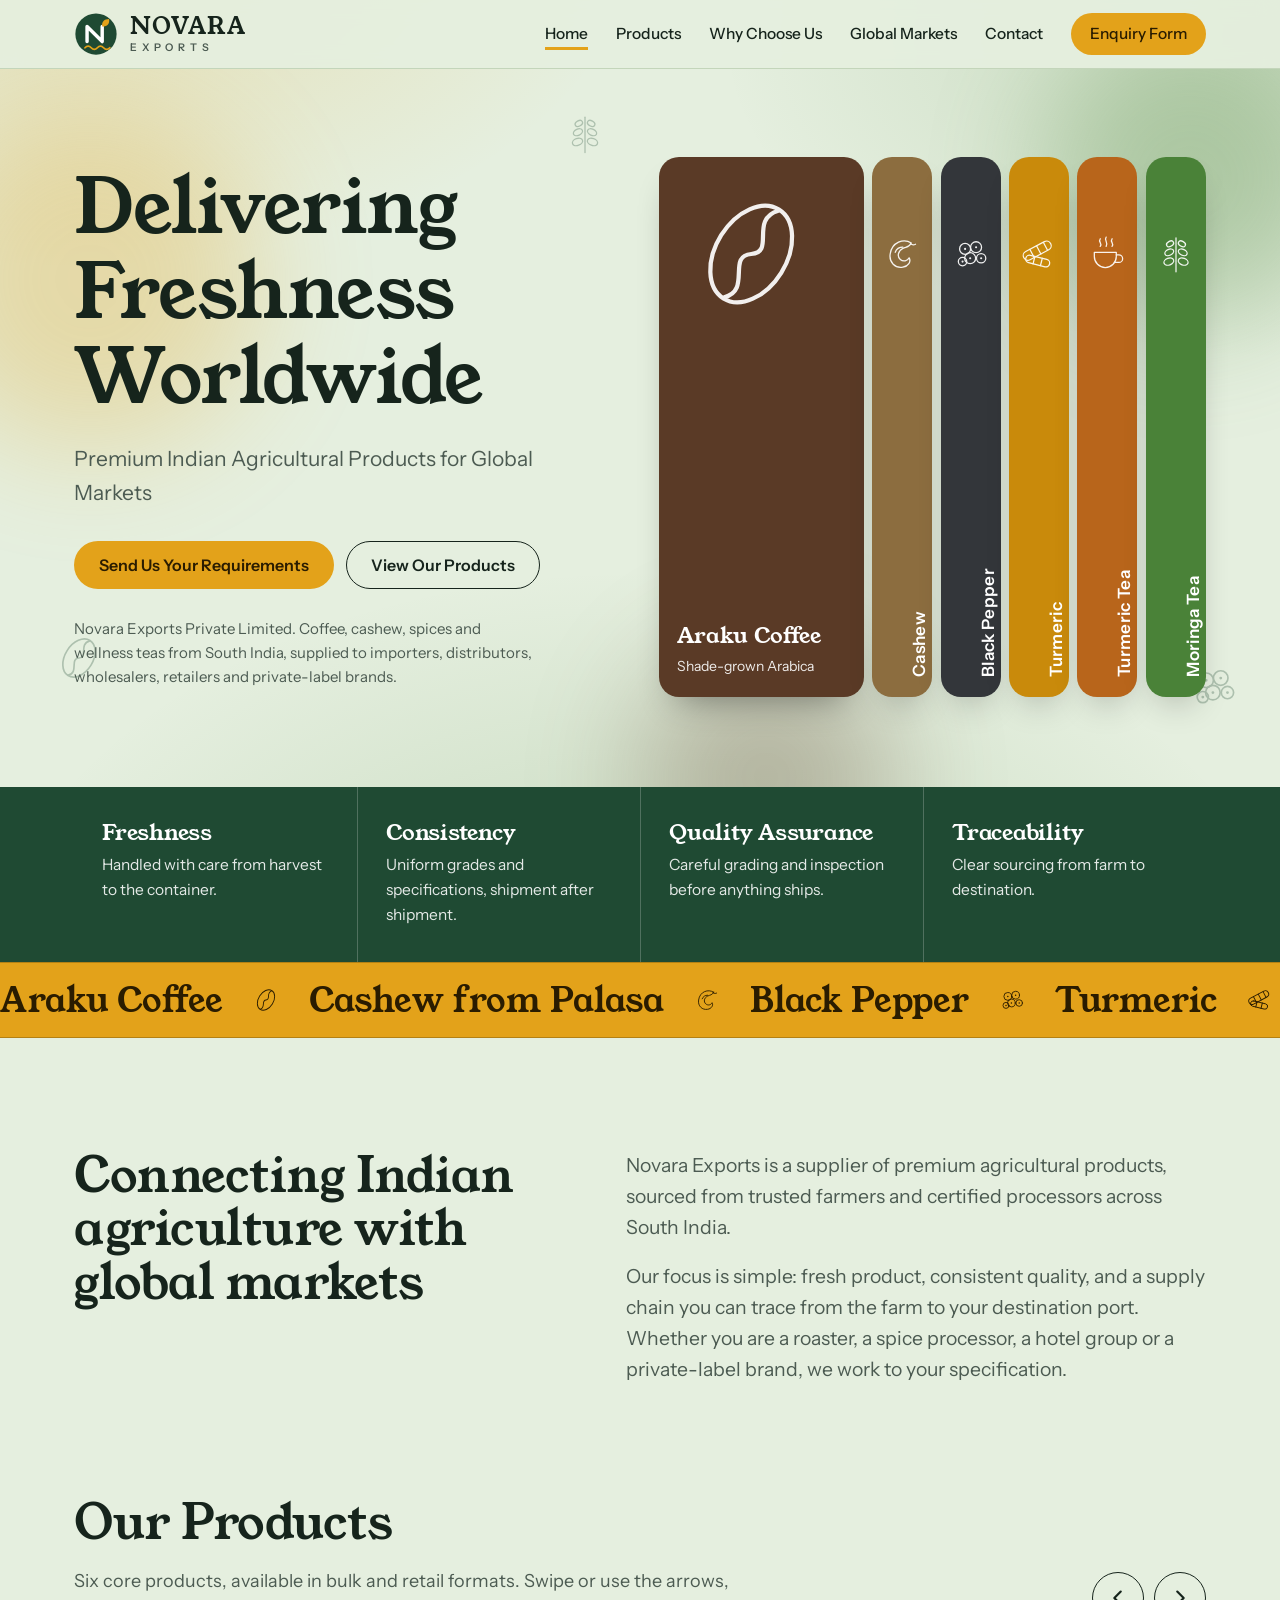
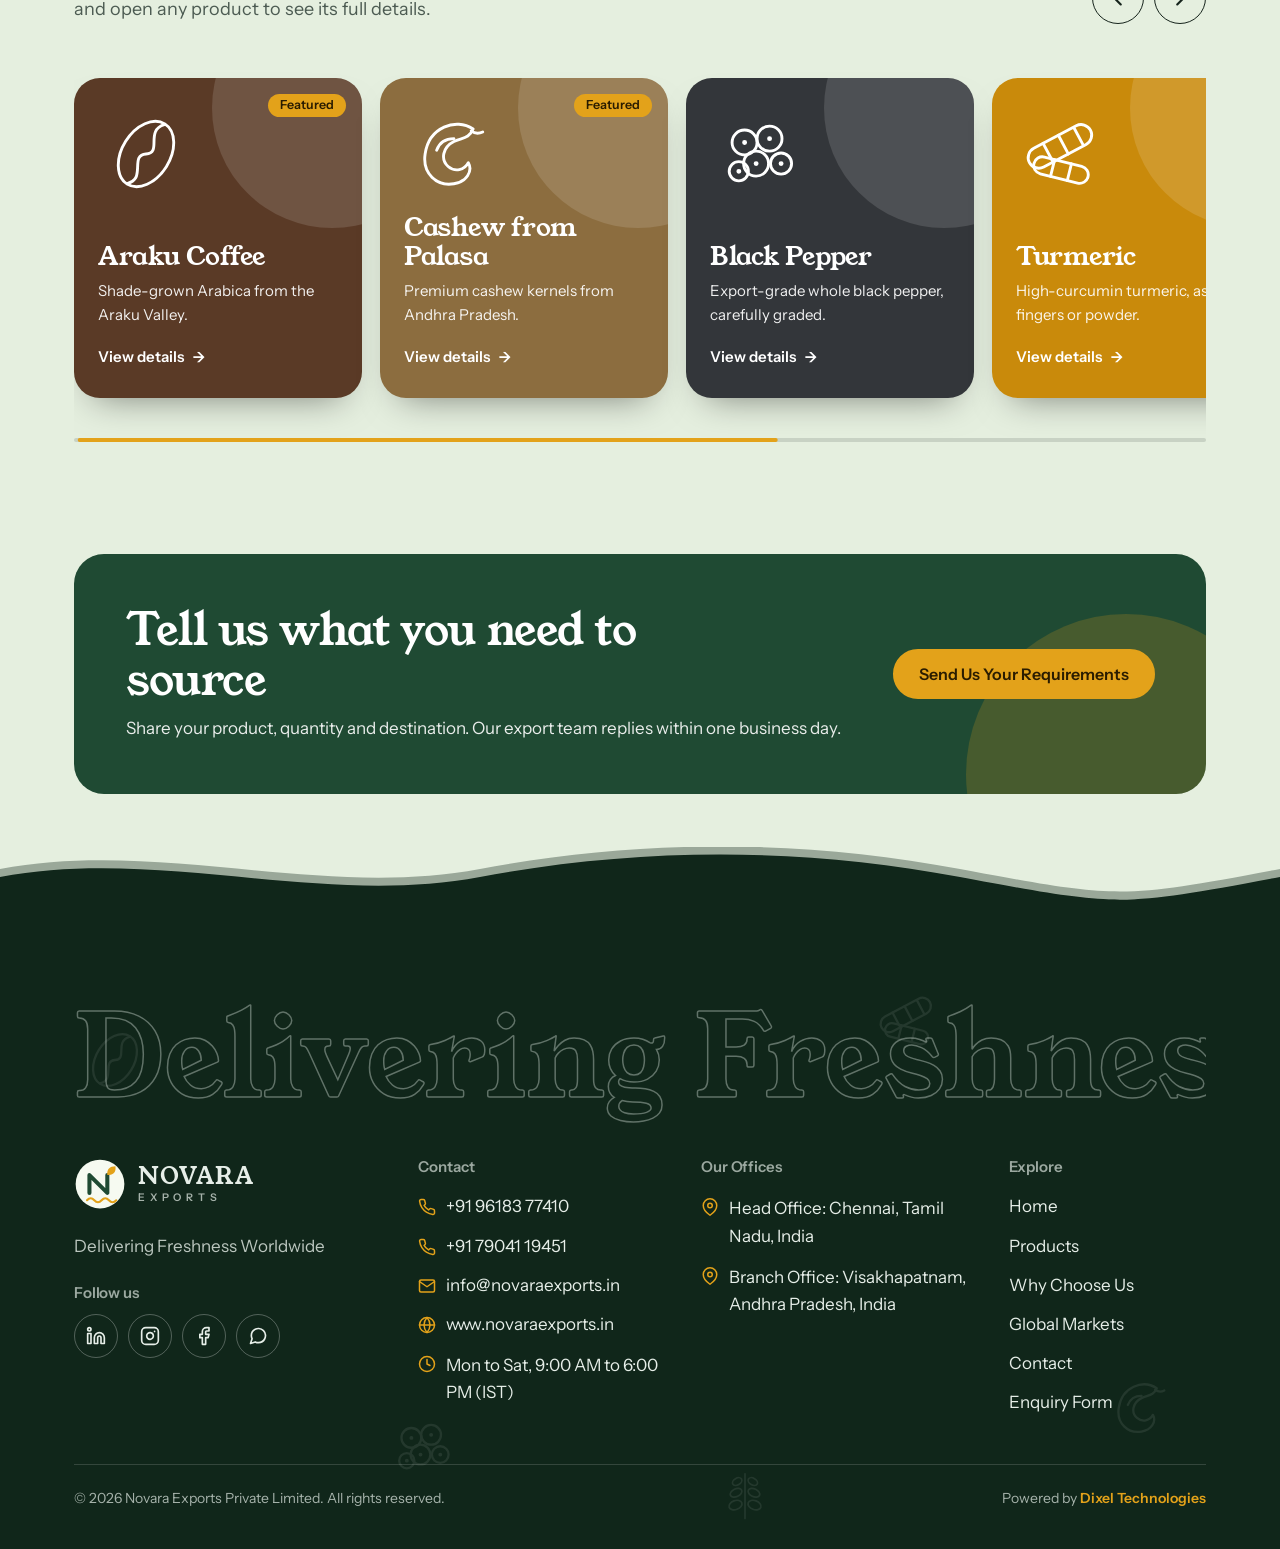
<file: index.html>
<!DOCTYPE html>
<html lang="en">
<head>
<meta charset="UTF-8">
<meta name="viewport" content="width=device-width, initial-scale=1, viewport-fit=cover">
<title>Novara Exports | Premium Indian Agricultural Products for Global Markets</title>
<meta name="description" content="Novara Exports Private Limited supplies Araku coffee, cashew, black pepper, turmeric, turmeric tea and moringa tea from South India to buyers worldwide.">
<link rel="icon" href="favicon.svg" type="image/svg+xml">
<link rel="preconnect" href="https://fonts.googleapis.com">
<link rel="preconnect" href="https://fonts.gstatic.com" crossorigin>
<link href="https://fonts.googleapis.com/css2?family=Instrument+Sans:wght@400;500;600&family=Young+Serif&display=swap" rel="stylesheet">
<link rel="stylesheet" href="style.css">
</head>
<body id="top">
<svg width="0" height="0" style="position:absolute" aria-hidden="true">
  <defs>
    <symbol id="m-coffee" viewBox="0 0 100 100" fill="none" stroke="currentColor" stroke-width="3" stroke-linecap="round" stroke-linejoin="round">
      <g transform="rotate(32 50 50)"><ellipse cx="50" cy="50" rx="25" ry="37"/><path d="M50 14c-14 16 14 26 0 36s14 22 0 36"/></g>
    </symbol>
    <symbol id="m-pepper" viewBox="0 0 100 100" fill="none" stroke="currentColor" stroke-width="3" stroke-linecap="round" stroke-linejoin="round">
      <circle cx="36" cy="38" r="13"/><circle cx="62" cy="34" r="13"/><circle cx="48" cy="60" r="13"/><circle cx="74" cy="60" r="11"/><circle cx="30" cy="68" r="10"/>
      <path d="M36 38l.1 0M62 34l.1 0M48 60l.1 0M74 60l.1 0M30 68l.1 0" stroke-width="5"/>
    </symbol>
    <symbol id="m-turmeric" viewBox="0 0 100 100" fill="none" stroke="currentColor" stroke-width="3" stroke-linecap="round" stroke-linejoin="round">
      <g transform="rotate(-28 50 50)"><rect x="14" y="30" width="72" height="22" rx="11"/><path d="M36 30v22M54 30v22M72 31v20"/></g>
      <g transform="rotate(14 50 50)"><rect x="22" y="58" width="58" height="18" rx="9"/><path d="M42 58v18M60 58v18"/></g>
    </symbol>
    <symbol id="m-tea" viewBox="0 0 100 100" fill="none" stroke="currentColor" stroke-width="3" stroke-linecap="round" stroke-linejoin="round">
      <path d="M20 46h52v10a26 26 0 0 1-26 26h0a26 26 0 0 1-26-26z"/><path d="M72 52h6a9 9 0 0 1 0 18h-9"/><path d="M34 14c-6 8 6 10 0 18M48 10c-6 8 6 12 0 22M62 14c-6 8 6 10 0 18"/>
    </symbol>
    <symbol id="m-moringa" viewBox="0 0 100 100" fill="none" stroke="currentColor" stroke-width="3" stroke-linecap="round" stroke-linejoin="round">
      <path d="M50 92V12"/>
      <ellipse cx="36" cy="26" rx="9" ry="6" transform="rotate(-30 36 26)"/><ellipse cx="64" cy="26" rx="9" ry="6" transform="rotate(30 64 26)"/>
      <ellipse cx="34" cy="46" rx="11" ry="7" transform="rotate(-25 34 46)"/><ellipse cx="66" cy="46" rx="11" ry="7" transform="rotate(25 66 46)"/>
      <ellipse cx="33" cy="68" rx="12" ry="8" transform="rotate(-20 33 68)"/><ellipse cx="67" cy="68" rx="12" ry="8" transform="rotate(20 67 68)"/>
    </symbol>
  <symbol id="m-cashew" viewBox="0 0 100 100" fill="none" stroke="currentColor" stroke-width="3" stroke-linecap="round" stroke-linejoin="round"><path d="M72 24C54 12 26 22 22 50c-3 20 12 34 30 31 13-2 20-13 15-22-4 8-14 10-21 4-8-7-6-20 6-26 8-4 16-3 20-13z"/><path d="M70 26c4 3 8 3 12 1"/><path d="M34 46c3-8 10-12 18-12"/></symbol><symbol id="logo" viewBox="0 0 64 64"><circle cx="32" cy="32" r="30" fill="var(--brand)"/><path d="M19 43V21l22 22V21" fill="none" stroke="var(--brand-ink)" stroke-width="5" stroke-linecap="round" stroke-linejoin="round"/><path d="M41 21c-1-7 3-11 10-11 1 7-2 11-10 11z" fill="var(--accent)"/><path d="M16 52q4.5-5 9 0t9 0 9 0 9 0" fill="none" stroke="var(--accent)" stroke-width="2.6" stroke-linecap="round"/></symbol><symbol id="s-ship" viewBox="0 0 300 170"><rect x="52" y="84" width="26" height="16" fill="#5A3A26"/><rect x="80" y="84" width="26" height="16" fill="#C98A0B"/><rect x="108" y="84" width="26" height="16" fill="#4A8238"/><rect x="136" y="84" width="26" height="16" fill="#33363A"/><rect x="164" y="84" width="26" height="16" fill="#B8651B"/><rect x="66" y="68" width="26" height="16" fill="#4A8238"/><rect x="94" y="68" width="26" height="16" fill="#B8651B"/><rect x="122" y="68" width="26" height="16" fill="#5A3A26"/><rect x="150" y="68" width="26" height="16" fill="#C98A0B"/><rect x="80" y="52" width="26" height="16" fill="#C98A0B"/><rect x="108" y="52" width="26" height="16" fill="#33363A"/><rect x="136" y="52" width="26" height="16" fill="#8C6D3F"/><rect x="214" y="56" width="46" height="44" rx="3" fill="#F6FAF1"/><rect x="220" y="63" width="8" height="8" fill="#2F7F73"/><rect x="232" y="63" width="8" height="8" fill="#2F7F73"/><rect x="244" y="63" width="8" height="8" fill="#2F7F73"/><rect x="220" y="79" width="8" height="8" fill="#2F7F73"/><rect x="232" y="79" width="8" height="8" fill="#2F7F73"/><rect x="244" y="79" width="8" height="8" fill="#2F7F73"/><rect x="232" y="38" width="14" height="20" fill="#E3A21A"/><rect x="232" y="44" width="14" height="5" fill="#1F4A33"/><path d="M239 38V20" stroke="#1F4A33" stroke-width="2"/><path d="M239 20l16 5-16 5z" fill="#E3A21A"/><circle cx="246" cy="30" r="5" fill="#fff" fill-opacity=".7"/><circle cx="256" cy="22" r="4" fill="#fff" fill-opacity=".5"/><path d="M18 100H282L254 146H48Z" fill="#1F4A33"/><path d="M24 108H276L271 115H29Z" fill="#E3A21A"/><circle cx="84" cy="128" r="5" fill="#F6FAF1"/><circle cx="114" cy="128" r="5" fill="#F6FAF1"/><circle cx="144" cy="128" r="5" fill="#F6FAF1"/><circle cx="174" cy="128" r="5" fill="#F6FAF1"/><circle cx="204" cy="128" r="5" fill="#F6FAF1"/></symbol><symbol id="i-phone" viewBox="0 0 24 24" fill="none" stroke="currentColor" stroke-width="2" stroke-linecap="round" stroke-linejoin="round"><path d="M22 16.92v3a2 2 0 0 1-2.18 2 19.79 19.79 0 0 1-8.63-3.07 19.5 19.5 0 0 1-6-6 19.79 19.79 0 0 1-3.07-8.67A2 2 0 0 1 4.11 2h3a2 2 0 0 1 2 1.72 12.84 12.84 0 0 0 .7 2.81 2 2 0 0 1-.45 2.11L8.09 9.91a16 16 0 0 0 6 6l1.27-1.27a2 2 0 0 1 2.11-.45 12.84 12.84 0 0 0 2.81.7A2 2 0 0 1 22 16.92z"/></symbol><symbol id="i-mail" viewBox="0 0 24 24" fill="none" stroke="currentColor" stroke-width="2" stroke-linecap="round" stroke-linejoin="round"><path d="M4 4h16c1.1 0 2 .9 2 2v12c0 1.1-.9 2-2 2H4c-1.1 0-2-.9-2-2V6c0-1.1.9-2 2-2z"/><path d="M22 6l-10 7L2 6"/></symbol><symbol id="i-pin" viewBox="0 0 24 24" fill="none" stroke="currentColor" stroke-width="2" stroke-linecap="round" stroke-linejoin="round"><path d="M21 10c0 7-9 13-9 13s-9-6-9-13a9 9 0 0 1 18 0z"/><circle cx="12" cy="10" r="3"/></symbol><symbol id="i-clock" viewBox="0 0 24 24" fill="none" stroke="currentColor" stroke-width="2" stroke-linecap="round" stroke-linejoin="round"><circle cx="12" cy="12" r="10"/><path d="M12 6v6l4 2"/></symbol><symbol id="i-globe" viewBox="0 0 24 24" fill="none" stroke="currentColor" stroke-width="2" stroke-linecap="round" stroke-linejoin="round"><circle cx="12" cy="12" r="10"/><path d="M2 12h20"/><path d="M12 2a15.3 15.3 0 0 1 4 10 15.3 15.3 0 0 1-4 10 15.3 15.3 0 0 1-4-10 15.3 15.3 0 0 1 4-10z"/></symbol><symbol id="i-building" viewBox="0 0 24 24" fill="none" stroke="currentColor" stroke-width="2" stroke-linecap="round" stroke-linejoin="round"><rect x="4" y="2" width="16" height="20" rx="2"/><path d="M9 22v-4h6v4M8 6h.01M12 6h.01M16 6h.01M8 10h.01M12 10h.01M16 10h.01M8 14h.01M12 14h.01M16 14h.01"/></symbol><symbol id="i-linkedin" viewBox="0 0 24 24" fill="none" stroke="currentColor" stroke-width="2" stroke-linecap="round" stroke-linejoin="round"><path d="M16 8a6 6 0 0 1 6 6v7h-4v-7a2 2 0 0 0-2-2 2 2 0 0 0-2 2v7h-4v-7a6 6 0 0 1 6-6z"/><rect x="2" y="9" width="4" height="12"/><circle cx="4" cy="4" r="2"/></symbol><symbol id="i-instagram" viewBox="0 0 24 24" fill="none" stroke="currentColor" stroke-width="2" stroke-linecap="round" stroke-linejoin="round"><rect x="2" y="2" width="20" height="20" rx="5" ry="5"/><path d="M16 11.37A4 4 0 1 1 12.63 8 4 4 0 0 1 16 11.37z"/><path d="M17.5 6.5h.01"/></symbol><symbol id="i-facebook" viewBox="0 0 24 24" fill="none" stroke="currentColor" stroke-width="2" stroke-linecap="round" stroke-linejoin="round"><path d="M18 2h-3a5 5 0 0 0-5 5v3H7v4h3v8h4v-8h3l1-4h-4V7a1 1 0 0 1 1-1h3z"/></symbol><symbol id="i-whatsapp" viewBox="0 0 24 24" fill="none" stroke="currentColor" stroke-width="2" stroke-linecap="round" stroke-linejoin="round"><path d="M21 11.5a8.38 8.38 0 0 1-.9 3.8 8.5 8.5 0 0 1-7.6 4.7 8.38 8.38 0 0 1-3.8-.9L3 21l1.9-5.7a8.38 8.38 0 0 1-.9-3.8 8.5 8.5 0 0 1 4.7-7.6 8.38 8.38 0 0 1 3.8-.9h.5a8.48 8.48 0 0 1 8 8v.5z"/></symbol><symbol id="i-sprout" viewBox="0 0 24 24" fill="none" stroke="currentColor" stroke-width="2" stroke-linecap="round" stroke-linejoin="round"><path d="M12 22V11"/><path d="M12 12C12 8 9 5.5 4.5 5.5 4.5 10 7.5 12 12 12z"/><path d="M12 15c0-3.5 2.5-6 7.5-6 0 4-2.7 6-7.5 6z"/></symbol><symbol id="i-search" viewBox="0 0 24 24" fill="none" stroke="currentColor" stroke-width="2" stroke-linecap="round" stroke-linejoin="round"><circle cx="11" cy="11" r="7"/><path d="M21 21l-4.35-4.35"/><path d="M8 11l2 2 4-4"/></symbol><symbol id="i-package" viewBox="0 0 24 24" fill="none" stroke="currentColor" stroke-width="2" stroke-linecap="round" stroke-linejoin="round"><path d="M16.5 9.4L7.5 4.21"/><path d="M21 16V8a2 2 0 0 0-1-1.73l-7-4a2 2 0 0 0-2 0l-7 4A2 2 0 0 0 3 8v8a2 2 0 0 0 1 1.73l7 4a2 2 0 0 0 2 0l7-4A2 2 0 0 0 21 16z"/><path d="M3.27 6.96L12 12.01l8.73-5.05"/><path d="M12 22.08V12"/></symbol><symbol id="i-plane" viewBox="0 0 24 24" fill="none" stroke="currentColor" stroke-width="2" stroke-linecap="round" stroke-linejoin="round"><path d="M22 2L11 13"/><path d="M22 2l-7 20-4-9-9-4 20-7z"/></symbol><symbol id="i-ship" viewBox="0 0 24 24" fill="none" stroke="currentColor" stroke-width="2" stroke-linecap="round" stroke-linejoin="round"><path d="M2 20c2 0 2-1.5 4-1.5s2 1.5 4 1.5 2-1.5 4-1.5 2 1.5 4 1.5 2-1.5 4-1.5"/><path d="M4 16l1.5-6h13L20 16z"/><path d="M9 10V6h6v4"/><path d="M12 6V3"/></symbol><symbol id="i-tag" viewBox="0 0 24 24" fill="none" stroke="currentColor" stroke-width="2" stroke-linecap="round" stroke-linejoin="round"><path d="M20.59 13.41l-7.17 7.17a2 2 0 0 1-2.83 0L2 12V2h10l8.59 8.59a2 2 0 0 1 0 2.82z"/><path d="M7 7h.01"/></symbol><symbol id="i-bag" viewBox="0 0 24 24" fill="none" stroke="currentColor" stroke-width="2" stroke-linecap="round" stroke-linejoin="round"><path d="M6 2L3 6v14a2 2 0 0 0 2 2h14a2 2 0 0 0 2-2V6l-3-4z"/><path d="M3 6h18"/><path d="M16 10a4 4 0 0 1-8 0"/></symbol><symbol id="i-shield" viewBox="0 0 24 24" fill="none" stroke="currentColor" stroke-width="2" stroke-linecap="round" stroke-linejoin="round"><path d="M12 22s8-4 8-10V5l-8-3-8 3v7c0 6 8 10 8 10z"/><path d="M9 12l2 2 4-4"/></symbol><symbol id="i-truck" viewBox="0 0 24 24" fill="none" stroke="currentColor" stroke-width="2" stroke-linecap="round" stroke-linejoin="round"><rect x="1" y="3" width="15" height="13"/><path d="M16 8h4l3 3v5h-7V8z"/><circle cx="5.5" cy="18.5" r="2.5"/><circle cx="18.5" cy="18.5" r="2.5"/></symbol></defs>
</svg>

<header class="site-header">
  <div class="wrap bar">
    <a class="brand" href="index.html" aria-label="Novara Exports home">
      <svg class="logo" aria-hidden="true"><use href="#logo"/></svg>
      <span class="wm"><b>NOVARA</b><small>EXPORTS</small></span>
    </a>
    <button class="menu-btn" id="menuBtn" aria-expanded="false" aria-controls="nav" aria-label="Open menu">
      <svg viewBox="0 0 24 24" fill="none" stroke="currentColor" stroke-width="2" stroke-linecap="round"><path d="M4 7h16M4 12h16M4 17h16"/></svg>
    </button>
    <nav class="nav" id="nav" aria-label="Main">
      <a href="index.html" class="active">Home</a>
      <a href="products.html">Products</a>
      <a href="why-us.html">Why Choose Us</a>
      <a href="markets.html">Global Markets</a>
      <a href="contact.html">Contact</a>
      <a class="btn btn-accent btn-sm" href="enquiry.html">Enquiry Form</a>
    </nav>
  </div>
</header>

<section class="hero">
  <div class="blobs" aria-hidden="true">
    <i></i><i></i><i></i>
    <svg><use href="#m-coffee"/></svg>
    <svg><use href="#m-moringa"/></svg>
    <svg><use href="#m-pepper"/></svg>
  </div>
  <div class="wrap hero-grid">
    <div>
      <h1>Delivering Freshness Worldwide</h1>
      <p class="lead">Premium Indian Agricultural Products for Global Markets</p>
      <div class="cta">
        <a class="btn btn-accent" href="enquiry.html">Send Us Your Requirements</a>
        <a class="btn btn-ghost" href="products.html">View Our Products</a>
      </div>
      <p class="small">Novara Exports Private Limited. Coffee, cashew, spices and wellness teas from South India, supplied to importers, distributors, wholesalers, retailers and private-label brands.</p>
    </div>
    <div class="strip" id="strip">
      <a class="panel on" href="products.html#araku-coffee" style="--tone:var(--coffee)"><svg class="motif" aria-hidden="true"><use href="#m-coffee"/></svg><span class="name">Araku Coffee</span><span class="more"><strong>Araku Coffee</strong><span>Shade-grown Arabica</span></span></a>
      <a class="panel" href="products.html#cashew" style="--tone:var(--cashew)"><svg class="motif" aria-hidden="true"><use href="#m-cashew"/></svg><span class="name">Cashew</span><span class="more"><strong>Cashew</strong><span>From Palasa, Andhra Pradesh</span></span></a>
      <a class="panel" href="products.html#black-pepper" style="--tone:var(--pepper)"><svg class="motif" aria-hidden="true"><use href="#m-pepper"/></svg><span class="name">Black Pepper</span><span class="more"><strong>Black Pepper</strong><span>Export-grade, graded</span></span></a>
      <a class="panel" href="products.html#turmeric" style="--tone:var(--turmeric)"><svg class="motif" aria-hidden="true"><use href="#m-turmeric"/></svg><span class="name">Turmeric</span><span class="more"><strong>Turmeric</strong><span>High curcumin</span></span></a>
      <a class="panel" href="products.html#turmeric-tea" style="--tone:var(--tturmeric)"><svg class="motif" aria-hidden="true"><use href="#m-tea"/></svg><span class="name">Turmeric Tea</span><span class="more"><strong>Turmeric Tea</strong><span>Caffeine free blend</span></span></a>
      <a class="panel" href="products.html#moringa-tea" style="--tone:var(--moringa)"><svg class="motif" aria-hidden="true"><use href="#m-moringa"/></svg><span class="name">Moringa Tea</span><span class="more"><strong>Moringa Tea</strong><span>Naturally dried leaves</span></span></a>
    </div>
  </div>
</section>

<main>
<section class="pillars" aria-label="Our commitments">
  <div class="wrap grid">
    <div class="pillar"><h3>Freshness</h3><p>Handled with care from harvest to the container.</p></div>
    <div class="pillar"><h3>Consistency</h3><p>Uniform grades and specifications, shipment after shipment.</p></div>
    <div class="pillar"><h3>Quality Assurance</h3><p>Careful grading and inspection before anything ships.</p></div>
    <div class="pillar"><h3>Traceability</h3><p>Clear sourcing from farm to destination.</p></div>
  </div>
</section>

<div class="marquee" aria-hidden="true">
  <div class="track">
    <div class="set">
      <span>Araku Coffee</span><svg><use href="#m-coffee"/></svg>
      <span>Cashew from Palasa</span><svg><use href="#m-cashew"/></svg>
      <span>Black Pepper</span><svg><use href="#m-pepper"/></svg>
      <span>Turmeric</span><svg><use href="#m-turmeric"/></svg>
      <span>Turmeric Tea</span><svg><use href="#m-tea"/></svg>
      <span>Moringa Tea</span><svg><use href="#m-moringa"/></svg>
      <span>Delivering Freshness Worldwide</span><svg><use href="#m-coffee"/></svg>
      <span>UAE</span><svg><use href="#m-pepper"/></svg>
      <span>Saudi Arabia</span><svg><use href="#m-turmeric"/></svg>
      <span>Qatar</span><svg><use href="#m-tea"/></svg>
      <span>Singapore</span><svg><use href="#m-moringa"/></svg>
      <span>Malaysia</span><svg><use href="#m-coffee"/></svg>
    </div>
    <div class="set">
      <span>Araku Coffee</span><svg><use href="#m-coffee"/></svg>
      <span>Cashew from Palasa</span><svg><use href="#m-cashew"/></svg>
      <span>Black Pepper</span><svg><use href="#m-pepper"/></svg>
      <span>Turmeric</span><svg><use href="#m-turmeric"/></svg>
      <span>Turmeric Tea</span><svg><use href="#m-tea"/></svg>
      <span>Moringa Tea</span><svg><use href="#m-moringa"/></svg>
      <span>Delivering Freshness Worldwide</span><svg><use href="#m-coffee"/></svg>
      <span>UAE</span><svg><use href="#m-pepper"/></svg>
      <span>Saudi Arabia</span><svg><use href="#m-turmeric"/></svg>
      <span>Qatar</span><svg><use href="#m-tea"/></svg>
      <span>Singapore</span><svg><use href="#m-moringa"/></svg>
      <span>Malaysia</span><svg><use href="#m-coffee"/></svg>
    </div>
  </div>
</div>

<section class="section" id="about">
  <div class="wrap about">
    <h2>Connecting Indian agriculture with global markets</h2>
    <div class="body">
      <p>Novara Exports is a supplier of premium agricultural products, sourced from trusted farmers and certified processors across South India.</p>
      <p>Our focus is simple: fresh product, consistent quality, and a supply chain you can trace from the farm to your destination port. Whether you are a roaster, a spice processor, a hotel group or a private-label brand, we work to your specification.</p>
    </div>
  </div>
</section>

<section class="section" id="products" style="padding-top:0">
  <div class="wrap">
    <div class="head-row">
      <div class="section-head">
        <h2>Our Products</h2>
        <p>Six core products, available in bulk and retail formats. Swipe or use the arrows, and open any product to see its full details.</p>
      </div>
      <div class="pc-ctrl">
        <button class="pc-btn" type="button" id="pcPrev" aria-label="Previous products"><svg viewBox="0 0 24 24" fill="none" stroke="currentColor" stroke-width="2.4" stroke-linecap="round" stroke-linejoin="round"><path d="M15 5l-7 7 7 7"/></svg></button>
        <button class="pc-btn" type="button" id="pcNext" aria-label="Next products"><svg viewBox="0 0 24 24" fill="none" stroke="currentColor" stroke-width="2.4" stroke-linecap="round" stroke-linejoin="round"><path d="M9 5l7 7-7 7"/></svg></button>
      </div>
    </div>
    <div class="pcards" id="pcards">
      <a class="pcard featured" href="products.html#araku-coffee" style="--tone:var(--coffee)"><svg aria-hidden="true"><use href="#m-coffee"/></svg><div><h3>Araku Coffee</h3><p>Shade-grown Arabica from the Araku Valley.</p><span class="go">View details <i>&rarr;</i></span></div></a>
      <a class="pcard featured" href="products.html#cashew" style="--tone:var(--cashew)"><svg aria-hidden="true"><use href="#m-cashew"/></svg><div><h3>Cashew from Palasa</h3><p>Premium cashew kernels from Andhra Pradesh.</p><span class="go">View details <i>&rarr;</i></span></div></a>
      <a class="pcard" href="products.html#black-pepper" style="--tone:var(--pepper)"><svg aria-hidden="true"><use href="#m-pepper"/></svg><div><h3>Black Pepper</h3><p>Export-grade whole black pepper, carefully graded.</p><span class="go">View details <i>&rarr;</i></span></div></a>
      <a class="pcard" href="products.html#turmeric" style="--tone:var(--turmeric)"><svg aria-hidden="true"><use href="#m-turmeric"/></svg><div><h3>Turmeric</h3><p>High-curcumin turmeric, as fingers or powder.</p><span class="go">View details <i>&rarr;</i></span></div></a>
      <a class="pcard" href="products.html#turmeric-tea" style="--tone:var(--tturmeric)"><svg aria-hidden="true"><use href="#m-tea"/></svg><div><h3>Turmeric Tea</h3><p>Turmeric blended with herbs and spices.</p><span class="go">View details <i>&rarr;</i></span></div></a>
      <a class="pcard" href="products.html#moringa-tea" style="--tone:var(--moringa)"><svg aria-hidden="true"><use href="#m-moringa"/></svg><div><h3>Moringa Tea</h3><p>Naturally dried moringa leaves, smooth herbal taste.</p><span class="go">View details <i>&rarr;</i></span></div></a>
    </div>
    <div class="pc-bar" aria-hidden="true"><i id="pcThumb"></i></div>
  </div>
</section>


<section class="section cta-section">
  <div class="wrap">
    <div class="cta-band">
      <div>
        <h2>Tell us what you need to source</h2>
        <p>Share your product, quantity and destination. Our export team replies within one business day.</p>
      </div>
      <a class="btn btn-accent pulse" href="enquiry.html">Send Us Your Requirements</a>
    </div>
  </div>
</section>
</main>

<footer class="footer">
  <div class="wave" aria-hidden="true">
    <svg class="w2" viewBox="0 0 2880 60" preserveAspectRatio="none"><path d="M0 30 C180 0 360 60 540 30 S900 0 1080 30 S1260 60 1440 30 C1620 0 1800 60 1980 30 S2340 0 2520 30 S2700 60 2880 30 V60 H0Z"/></svg>
    <svg viewBox="0 0 2880 60" preserveAspectRatio="none"><path d="M0 30 C180 0 360 60 540 30 S900 0 1080 30 S1260 60 1440 30 C1620 0 1800 60 1980 30 S2340 0 2520 30 S2700 60 2880 30 V60 H0Z"/></svg>
  </div>
  <div class="fbg" aria-hidden="true">
    <svg><use href="#m-coffee"/></svg><svg><use href="#m-pepper"/></svg><svg><use href="#m-turmeric"/></svg><svg><use href="#m-cashew"/></svg><svg><use href="#m-moringa"/></svg>
  </div>
  <div class="wrap">
    <div class="fmarq" aria-hidden="true"><div class="track"><div class="set"><span>Delivering Freshness Worldwide</span><span>Delivering Freshness Worldwide</span></div><div class="set"><span>Delivering Freshness Worldwide</span><span>Delivering Freshness Worldwide</span></div></div></div>
    <div class="foot">
      <div>
        <a class="flogo" href="index.html" aria-label="Novara Exports home">
          <svg class="logo" aria-hidden="true"><use href="#logo"/></svg>
          <span class="wm"><b>NOVARA</b><small>EXPORTS</small></span>
        </a>
        <p class="tag">Delivering Freshness Worldwide</p>
        <h3 class="fol">Follow us</h3>
        <div class="social"><a href="#" aria-label="LinkedIn" title="LinkedIn"><svg class="ic" aria-hidden="true"><use href="#i-linkedin"/></svg></a><a href="#" aria-label="Instagram" title="Instagram"><svg class="ic" aria-hidden="true"><use href="#i-instagram"/></svg></a><a href="#" aria-label="Facebook" title="Facebook"><svg class="ic" aria-hidden="true"><use href="#i-facebook"/></svg></a><a href="https://wa.me/919618377410" aria-label="WhatsApp" title="WhatsApp" target="_blank" rel="noopener"><svg class="ic" aria-hidden="true"><use href="#i-whatsapp"/></svg></a></div>
      </div>
      <div>
        <h3>Contact</h3>
        <ul>
          <li><svg class="ic" aria-hidden="true"><use href="#i-phone"/></svg><a class="fl" href="tel:+919618377410">+91 96183 77410</a></li>
          <li><svg class="ic" aria-hidden="true"><use href="#i-phone"/></svg><a class="fl" href="tel:+917904119451">+91 79041 19451</a></li>
          <li><svg class="ic" aria-hidden="true"><use href="#i-mail"/></svg><a class="fl" href="mailto:info@novaraexports.in">info@novaraexports.in</a></li>
          <li><svg class="ic" aria-hidden="true"><use href="#i-globe"/></svg><a class="fl" href="index.html">www.novaraexports.in</a></li>
          <li class="office"><svg class="ic" aria-hidden="true"><use href="#i-clock"/></svg><span>Mon to Sat, 9:00 AM to 6:00 PM (IST)</span></li>
        </ul>
      </div>
      <div>
        <h3>Our Offices</h3>
        <ul>
          <li class="office"><svg class="ic" aria-hidden="true"><use href="#i-pin"/></svg><span>Head Office: Chennai, Tamil Nadu, India</span></li>
          <li class="office"><svg class="ic" aria-hidden="true"><use href="#i-pin"/></svg><span>Branch Office: Visakhapatnam, Andhra Pradesh, India</span></li>
        </ul>
      </div>
      <div>
        <h3>Explore</h3>
        <ul>
          <li><a class="fl" href="index.html">Home</a></li>
          <li><a class="fl" href="products.html">Products</a></li>
          <li><a class="fl" href="why-us.html">Why Choose Us</a></li>
          <li><a class="fl" href="markets.html">Global Markets</a></li>
          <li><a class="fl" href="contact.html">Contact</a></li>
          <li><a class="fl" href="enquiry.html">Enquiry Form</a></li>
        </ul>
      </div>
    </div>
    <div class="copy">
      <p>&copy; <span id="yr">2026</span> Novara Exports Private Limited. All rights reserved.</p>
      <p class="pw">Powered by <strong>Dixel Technologies</strong></p>
    </div>
  </div>
</footer>
<a class="totop" id="toTop" href="#top" aria-label="Back to top"><svg viewBox="0 0 24 24" fill="none" stroke="currentColor" stroke-width="2.4" stroke-linecap="round" stroke-linejoin="round"><path d="M12 19V5M5 12l7-7 7 7"/></svg></a>
<script src="script.js"></script>
</body>
</html>
</file>
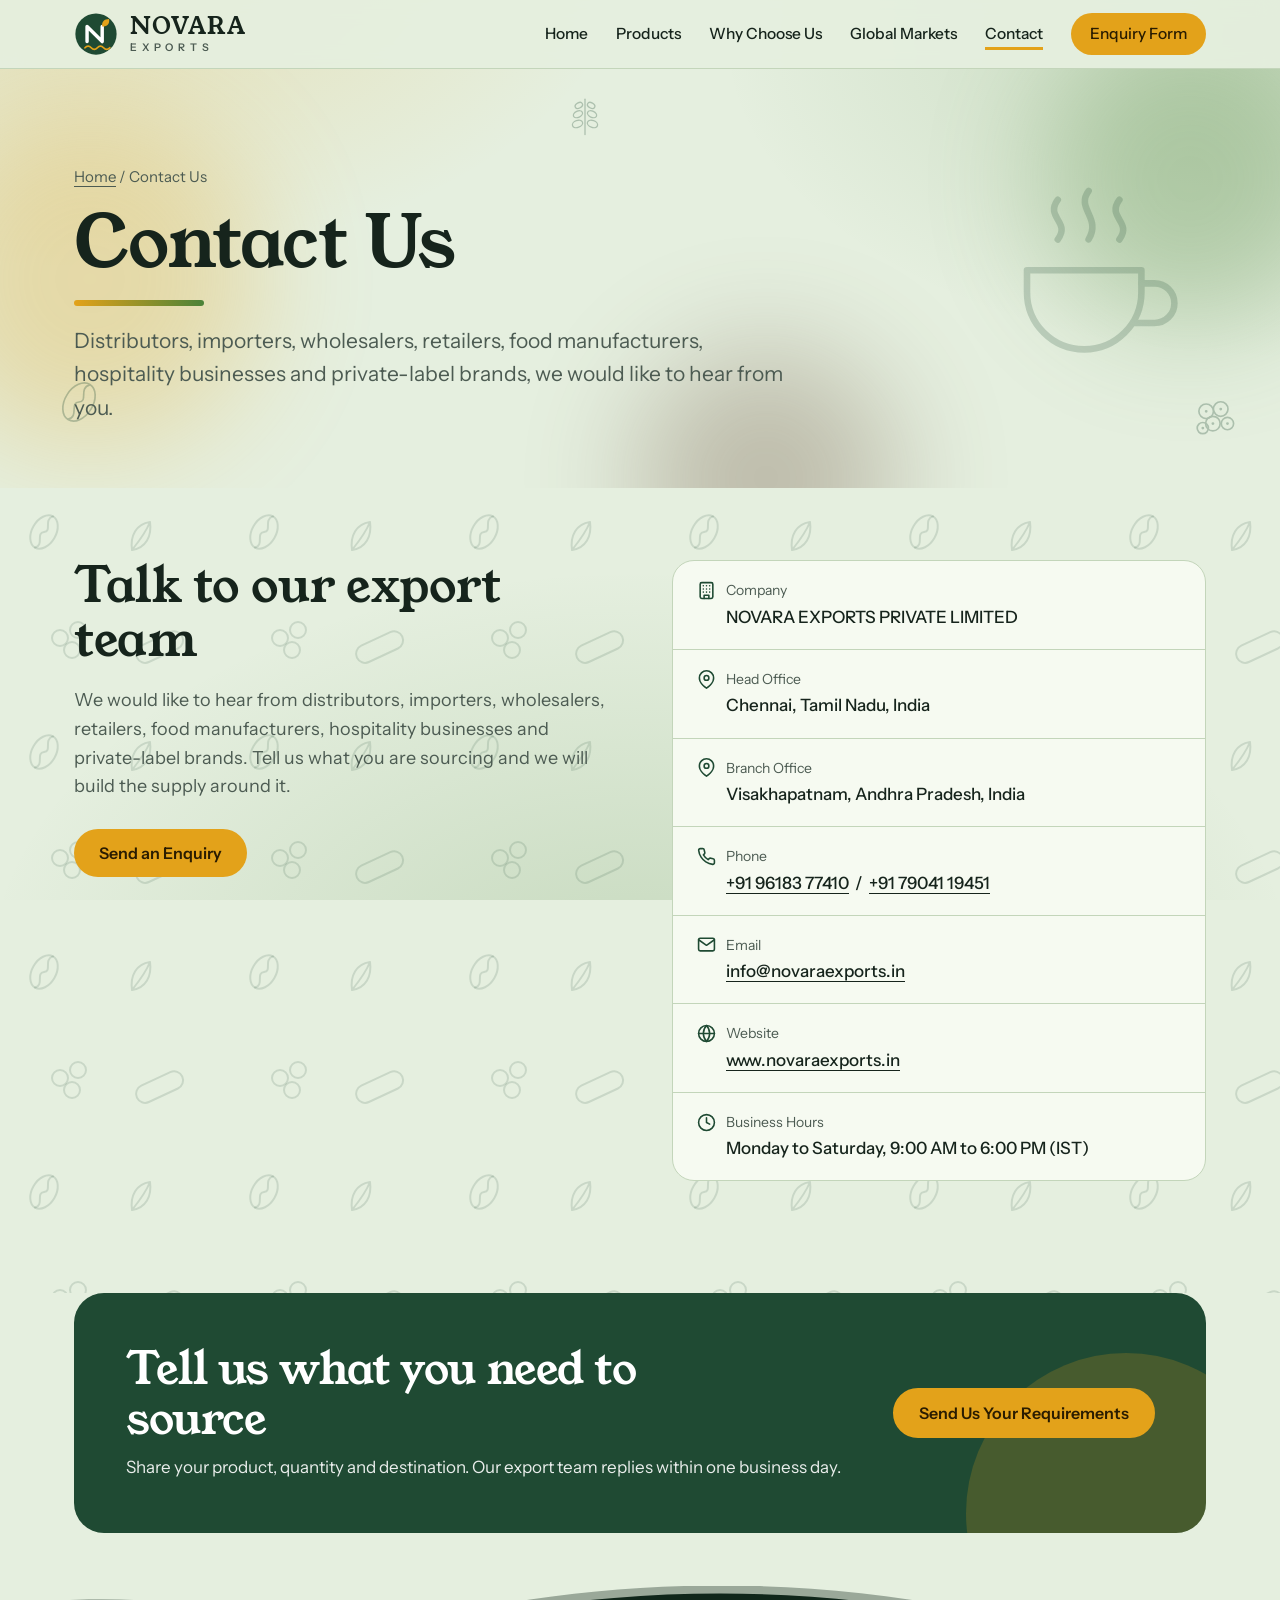
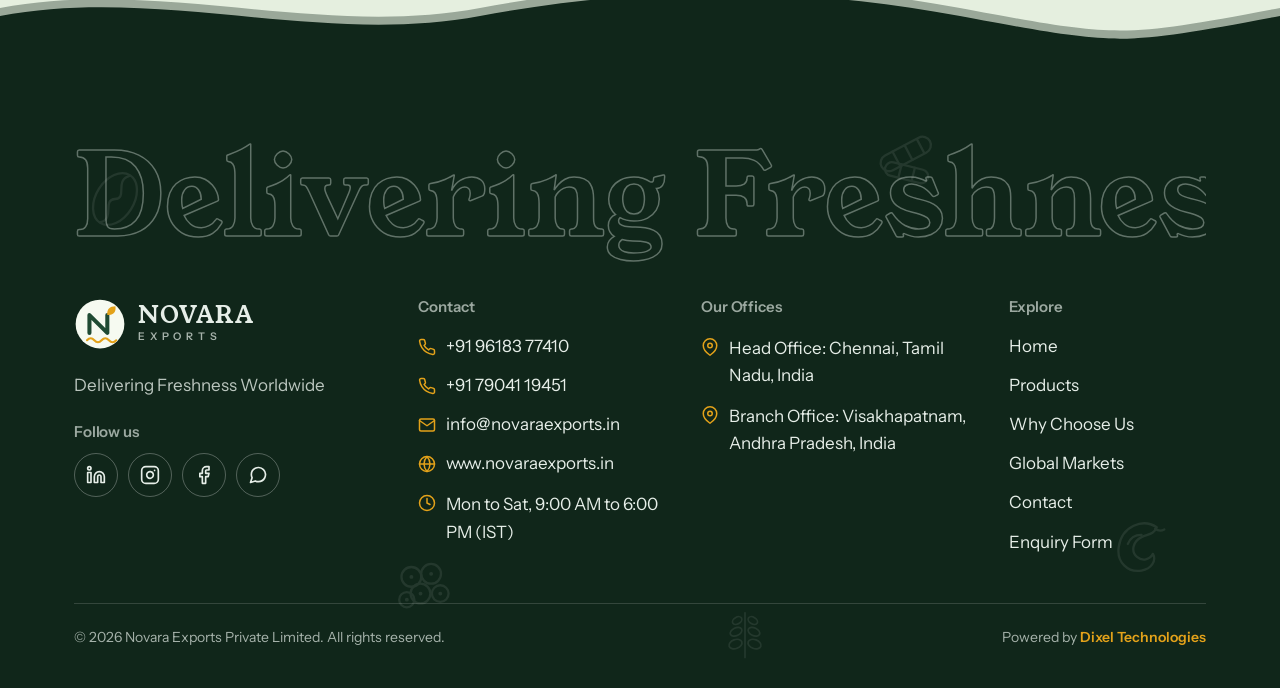
<file: contact.html>
<!DOCTYPE html>
<html lang="en">
<head>
<meta charset="UTF-8">
<meta name="viewport" content="width=device-width, initial-scale=1, viewport-fit=cover">
<title>Contact Us | Novara Exports</title>
<meta name="description" content="Contact Novara Exports Private Limited. Head office in Chennai, branch office in Visakhapatnam.">
<link rel="icon" href="favicon.svg" type="image/svg+xml">
<link rel="preconnect" href="https://fonts.googleapis.com">
<link rel="preconnect" href="https://fonts.gstatic.com" crossorigin>
<link href="https://fonts.googleapis.com/css2?family=Instrument+Sans:wght@400;500;600&family=Young+Serif&display=swap" rel="stylesheet">
<link rel="stylesheet" href="style.css">
</head>
<body id="top">
<svg width="0" height="0" style="position:absolute" aria-hidden="true">
  <defs>
    <symbol id="m-coffee" viewBox="0 0 100 100" fill="none" stroke="currentColor" stroke-width="3" stroke-linecap="round" stroke-linejoin="round">
      <g transform="rotate(32 50 50)"><ellipse cx="50" cy="50" rx="25" ry="37"/><path d="M50 14c-14 16 14 26 0 36s14 22 0 36"/></g>
    </symbol>
    <symbol id="m-pepper" viewBox="0 0 100 100" fill="none" stroke="currentColor" stroke-width="3" stroke-linecap="round" stroke-linejoin="round">
      <circle cx="36" cy="38" r="13"/><circle cx="62" cy="34" r="13"/><circle cx="48" cy="60" r="13"/><circle cx="74" cy="60" r="11"/><circle cx="30" cy="68" r="10"/>
      <path d="M36 38l.1 0M62 34l.1 0M48 60l.1 0M74 60l.1 0M30 68l.1 0" stroke-width="5"/>
    </symbol>
    <symbol id="m-turmeric" viewBox="0 0 100 100" fill="none" stroke="currentColor" stroke-width="3" stroke-linecap="round" stroke-linejoin="round">
      <g transform="rotate(-28 50 50)"><rect x="14" y="30" width="72" height="22" rx="11"/><path d="M36 30v22M54 30v22M72 31v20"/></g>
      <g transform="rotate(14 50 50)"><rect x="22" y="58" width="58" height="18" rx="9"/><path d="M42 58v18M60 58v18"/></g>
    </symbol>
    <symbol id="m-tea" viewBox="0 0 100 100" fill="none" stroke="currentColor" stroke-width="3" stroke-linecap="round" stroke-linejoin="round">
      <path d="M20 46h52v10a26 26 0 0 1-26 26h0a26 26 0 0 1-26-26z"/><path d="M72 52h6a9 9 0 0 1 0 18h-9"/><path d="M34 14c-6 8 6 10 0 18M48 10c-6 8 6 12 0 22M62 14c-6 8 6 10 0 18"/>
    </symbol>
    <symbol id="m-moringa" viewBox="0 0 100 100" fill="none" stroke="currentColor" stroke-width="3" stroke-linecap="round" stroke-linejoin="round">
      <path d="M50 92V12"/>
      <ellipse cx="36" cy="26" rx="9" ry="6" transform="rotate(-30 36 26)"/><ellipse cx="64" cy="26" rx="9" ry="6" transform="rotate(30 64 26)"/>
      <ellipse cx="34" cy="46" rx="11" ry="7" transform="rotate(-25 34 46)"/><ellipse cx="66" cy="46" rx="11" ry="7" transform="rotate(25 66 46)"/>
      <ellipse cx="33" cy="68" rx="12" ry="8" transform="rotate(-20 33 68)"/><ellipse cx="67" cy="68" rx="12" ry="8" transform="rotate(20 67 68)"/>
    </symbol>
  <symbol id="m-cashew" viewBox="0 0 100 100" fill="none" stroke="currentColor" stroke-width="3" stroke-linecap="round" stroke-linejoin="round"><path d="M72 24C54 12 26 22 22 50c-3 20 12 34 30 31 13-2 20-13 15-22-4 8-14 10-21 4-8-7-6-20 6-26 8-4 16-3 20-13z"/><path d="M70 26c4 3 8 3 12 1"/><path d="M34 46c3-8 10-12 18-12"/></symbol><symbol id="logo" viewBox="0 0 64 64"><circle cx="32" cy="32" r="30" fill="var(--brand)"/><path d="M19 43V21l22 22V21" fill="none" stroke="var(--brand-ink)" stroke-width="5" stroke-linecap="round" stroke-linejoin="round"/><path d="M41 21c-1-7 3-11 10-11 1 7-2 11-10 11z" fill="var(--accent)"/><path d="M16 52q4.5-5 9 0t9 0 9 0 9 0" fill="none" stroke="var(--accent)" stroke-width="2.6" stroke-linecap="round"/></symbol><symbol id="s-ship" viewBox="0 0 300 170"><rect x="52" y="84" width="26" height="16" fill="#5A3A26"/><rect x="80" y="84" width="26" height="16" fill="#C98A0B"/><rect x="108" y="84" width="26" height="16" fill="#4A8238"/><rect x="136" y="84" width="26" height="16" fill="#33363A"/><rect x="164" y="84" width="26" height="16" fill="#B8651B"/><rect x="66" y="68" width="26" height="16" fill="#4A8238"/><rect x="94" y="68" width="26" height="16" fill="#B8651B"/><rect x="122" y="68" width="26" height="16" fill="#5A3A26"/><rect x="150" y="68" width="26" height="16" fill="#C98A0B"/><rect x="80" y="52" width="26" height="16" fill="#C98A0B"/><rect x="108" y="52" width="26" height="16" fill="#33363A"/><rect x="136" y="52" width="26" height="16" fill="#8C6D3F"/><rect x="214" y="56" width="46" height="44" rx="3" fill="#F6FAF1"/><rect x="220" y="63" width="8" height="8" fill="#2F7F73"/><rect x="232" y="63" width="8" height="8" fill="#2F7F73"/><rect x="244" y="63" width="8" height="8" fill="#2F7F73"/><rect x="220" y="79" width="8" height="8" fill="#2F7F73"/><rect x="232" y="79" width="8" height="8" fill="#2F7F73"/><rect x="244" y="79" width="8" height="8" fill="#2F7F73"/><rect x="232" y="38" width="14" height="20" fill="#E3A21A"/><rect x="232" y="44" width="14" height="5" fill="#1F4A33"/><path d="M239 38V20" stroke="#1F4A33" stroke-width="2"/><path d="M239 20l16 5-16 5z" fill="#E3A21A"/><circle cx="246" cy="30" r="5" fill="#fff" fill-opacity=".7"/><circle cx="256" cy="22" r="4" fill="#fff" fill-opacity=".5"/><path d="M18 100H282L254 146H48Z" fill="#1F4A33"/><path d="M24 108H276L271 115H29Z" fill="#E3A21A"/><circle cx="84" cy="128" r="5" fill="#F6FAF1"/><circle cx="114" cy="128" r="5" fill="#F6FAF1"/><circle cx="144" cy="128" r="5" fill="#F6FAF1"/><circle cx="174" cy="128" r="5" fill="#F6FAF1"/><circle cx="204" cy="128" r="5" fill="#F6FAF1"/></symbol><symbol id="i-phone" viewBox="0 0 24 24" fill="none" stroke="currentColor" stroke-width="2" stroke-linecap="round" stroke-linejoin="round"><path d="M22 16.92v3a2 2 0 0 1-2.18 2 19.79 19.79 0 0 1-8.63-3.07 19.5 19.5 0 0 1-6-6 19.79 19.79 0 0 1-3.07-8.67A2 2 0 0 1 4.11 2h3a2 2 0 0 1 2 1.72 12.84 12.84 0 0 0 .7 2.81 2 2 0 0 1-.45 2.11L8.09 9.91a16 16 0 0 0 6 6l1.27-1.27a2 2 0 0 1 2.11-.45 12.84 12.84 0 0 0 2.81.7A2 2 0 0 1 22 16.92z"/></symbol><symbol id="i-mail" viewBox="0 0 24 24" fill="none" stroke="currentColor" stroke-width="2" stroke-linecap="round" stroke-linejoin="round"><path d="M4 4h16c1.1 0 2 .9 2 2v12c0 1.1-.9 2-2 2H4c-1.1 0-2-.9-2-2V6c0-1.1.9-2 2-2z"/><path d="M22 6l-10 7L2 6"/></symbol><symbol id="i-pin" viewBox="0 0 24 24" fill="none" stroke="currentColor" stroke-width="2" stroke-linecap="round" stroke-linejoin="round"><path d="M21 10c0 7-9 13-9 13s-9-6-9-13a9 9 0 0 1 18 0z"/><circle cx="12" cy="10" r="3"/></symbol><symbol id="i-clock" viewBox="0 0 24 24" fill="none" stroke="currentColor" stroke-width="2" stroke-linecap="round" stroke-linejoin="round"><circle cx="12" cy="12" r="10"/><path d="M12 6v6l4 2"/></symbol><symbol id="i-globe" viewBox="0 0 24 24" fill="none" stroke="currentColor" stroke-width="2" stroke-linecap="round" stroke-linejoin="round"><circle cx="12" cy="12" r="10"/><path d="M2 12h20"/><path d="M12 2a15.3 15.3 0 0 1 4 10 15.3 15.3 0 0 1-4 10 15.3 15.3 0 0 1-4-10 15.3 15.3 0 0 1 4-10z"/></symbol><symbol id="i-building" viewBox="0 0 24 24" fill="none" stroke="currentColor" stroke-width="2" stroke-linecap="round" stroke-linejoin="round"><rect x="4" y="2" width="16" height="20" rx="2"/><path d="M9 22v-4h6v4M8 6h.01M12 6h.01M16 6h.01M8 10h.01M12 10h.01M16 10h.01M8 14h.01M12 14h.01M16 14h.01"/></symbol><symbol id="i-linkedin" viewBox="0 0 24 24" fill="none" stroke="currentColor" stroke-width="2" stroke-linecap="round" stroke-linejoin="round"><path d="M16 8a6 6 0 0 1 6 6v7h-4v-7a2 2 0 0 0-2-2 2 2 0 0 0-2 2v7h-4v-7a6 6 0 0 1 6-6z"/><rect x="2" y="9" width="4" height="12"/><circle cx="4" cy="4" r="2"/></symbol><symbol id="i-instagram" viewBox="0 0 24 24" fill="none" stroke="currentColor" stroke-width="2" stroke-linecap="round" stroke-linejoin="round"><rect x="2" y="2" width="20" height="20" rx="5" ry="5"/><path d="M16 11.37A4 4 0 1 1 12.63 8 4 4 0 0 1 16 11.37z"/><path d="M17.5 6.5h.01"/></symbol><symbol id="i-facebook" viewBox="0 0 24 24" fill="none" stroke="currentColor" stroke-width="2" stroke-linecap="round" stroke-linejoin="round"><path d="M18 2h-3a5 5 0 0 0-5 5v3H7v4h3v8h4v-8h3l1-4h-4V7a1 1 0 0 1 1-1h3z"/></symbol><symbol id="i-whatsapp" viewBox="0 0 24 24" fill="none" stroke="currentColor" stroke-width="2" stroke-linecap="round" stroke-linejoin="round"><path d="M21 11.5a8.38 8.38 0 0 1-.9 3.8 8.5 8.5 0 0 1-7.6 4.7 8.38 8.38 0 0 1-3.8-.9L3 21l1.9-5.7a8.38 8.38 0 0 1-.9-3.8 8.5 8.5 0 0 1 4.7-7.6 8.38 8.38 0 0 1 3.8-.9h.5a8.48 8.48 0 0 1 8 8v.5z"/></symbol><symbol id="i-sprout" viewBox="0 0 24 24" fill="none" stroke="currentColor" stroke-width="2" stroke-linecap="round" stroke-linejoin="round"><path d="M12 22V11"/><path d="M12 12C12 8 9 5.5 4.5 5.5 4.5 10 7.5 12 12 12z"/><path d="M12 15c0-3.5 2.5-6 7.5-6 0 4-2.7 6-7.5 6z"/></symbol><symbol id="i-search" viewBox="0 0 24 24" fill="none" stroke="currentColor" stroke-width="2" stroke-linecap="round" stroke-linejoin="round"><circle cx="11" cy="11" r="7"/><path d="M21 21l-4.35-4.35"/><path d="M8 11l2 2 4-4"/></symbol><symbol id="i-package" viewBox="0 0 24 24" fill="none" stroke="currentColor" stroke-width="2" stroke-linecap="round" stroke-linejoin="round"><path d="M16.5 9.4L7.5 4.21"/><path d="M21 16V8a2 2 0 0 0-1-1.73l-7-4a2 2 0 0 0-2 0l-7 4A2 2 0 0 0 3 8v8a2 2 0 0 0 1 1.73l7 4a2 2 0 0 0 2 0l7-4A2 2 0 0 0 21 16z"/><path d="M3.27 6.96L12 12.01l8.73-5.05"/><path d="M12 22.08V12"/></symbol><symbol id="i-plane" viewBox="0 0 24 24" fill="none" stroke="currentColor" stroke-width="2" stroke-linecap="round" stroke-linejoin="round"><path d="M22 2L11 13"/><path d="M22 2l-7 20-4-9-9-4 20-7z"/></symbol><symbol id="i-ship" viewBox="0 0 24 24" fill="none" stroke="currentColor" stroke-width="2" stroke-linecap="round" stroke-linejoin="round"><path d="M2 20c2 0 2-1.5 4-1.5s2 1.5 4 1.5 2-1.5 4-1.5 2 1.5 4 1.5 2-1.5 4-1.5"/><path d="M4 16l1.5-6h13L20 16z"/><path d="M9 10V6h6v4"/><path d="M12 6V3"/></symbol><symbol id="i-tag" viewBox="0 0 24 24" fill="none" stroke="currentColor" stroke-width="2" stroke-linecap="round" stroke-linejoin="round"><path d="M20.59 13.41l-7.17 7.17a2 2 0 0 1-2.83 0L2 12V2h10l8.59 8.59a2 2 0 0 1 0 2.82z"/><path d="M7 7h.01"/></symbol><symbol id="i-bag" viewBox="0 0 24 24" fill="none" stroke="currentColor" stroke-width="2" stroke-linecap="round" stroke-linejoin="round"><path d="M6 2L3 6v14a2 2 0 0 0 2 2h14a2 2 0 0 0 2-2V6l-3-4z"/><path d="M3 6h18"/><path d="M16 10a4 4 0 0 1-8 0"/></symbol><symbol id="i-shield" viewBox="0 0 24 24" fill="none" stroke="currentColor" stroke-width="2" stroke-linecap="round" stroke-linejoin="round"><path d="M12 22s8-4 8-10V5l-8-3-8 3v7c0 6 8 10 8 10z"/><path d="M9 12l2 2 4-4"/></symbol><symbol id="i-truck" viewBox="0 0 24 24" fill="none" stroke="currentColor" stroke-width="2" stroke-linecap="round" stroke-linejoin="round"><rect x="1" y="3" width="15" height="13"/><path d="M16 8h4l3 3v5h-7V8z"/><circle cx="5.5" cy="18.5" r="2.5"/><circle cx="18.5" cy="18.5" r="2.5"/></symbol></defs>
</svg>

<header class="site-header">
  <div class="wrap bar">
    <a class="brand" href="index.html" aria-label="Novara Exports home">
      <svg class="logo" aria-hidden="true"><use href="#logo"/></svg>
      <span class="wm"><b>NOVARA</b><small>EXPORTS</small></span>
    </a>
    <button class="menu-btn" id="menuBtn" aria-expanded="false" aria-controls="nav" aria-label="Open menu">
      <svg viewBox="0 0 24 24" fill="none" stroke="currentColor" stroke-width="2" stroke-linecap="round"><path d="M4 7h16M4 12h16M4 17h16"/></svg>
    </button>
    <nav class="nav" id="nav" aria-label="Main">
      <a href="index.html">Home</a>
      <a href="products.html">Products</a>
      <a href="why-us.html">Why Choose Us</a>
      <a href="markets.html">Global Markets</a>
      <a href="contact.html" class="active">Contact</a>
      <a class="btn btn-accent btn-sm" href="enquiry.html">Enquiry Form</a>
    </nav>
  </div>
</header>

<section class="page-hero">
  <div class="blobs" aria-hidden="true">
    <i></i><i></i><i></i>
    <svg><use href="#m-coffee"/></svg>
    <svg><use href="#m-moringa"/></svg>
    <svg><use href="#m-pepper"/></svg>
  </div>
  <svg class="big-ico" aria-hidden="true"><use href="#m-tea"/></svg>
  <div class="wrap">
    <p class="crumb"><a href="index.html">Home</a> / Contact Us</p>
    <h1 class="anim-title">Contact Us</h1>
    <p class="lead">Distributors, importers, wholesalers, retailers, food manufacturers, hospitality businesses and private-label brands, we would like to hear from you.</p>
  </div>
</section>

<main>

<section class="section contact bg-botanical" id="contact" style="padding-top:clamp(40px,6vw,72px)">
  <div class="wrap contact-grid">
    <div>
      <h2>Talk to our export team</h2>
      <p class="msg">We would like to hear from distributors, importers, wholesalers, retailers, food manufacturers, hospitality businesses and private-label brands. Tell us what you are sourcing and we will build the supply around it.</p>
      <div class="btns"><a class="btn btn-accent" href="enquiry.html">Send an Enquiry</a></div>
    </div>
    <dl class="details">
      <div><dt><svg class="ic" aria-hidden="true"><use href="#i-building"/></svg>Company</dt><dd>NOVARA EXPORTS PRIVATE LIMITED</dd></div>
      <div><dt><svg class="ic" aria-hidden="true"><use href="#i-pin"/></svg>Head Office</dt><dd>Chennai, Tamil Nadu, India</dd></div>
      <div><dt><svg class="ic" aria-hidden="true"><use href="#i-pin"/></svg>Branch Office</dt><dd>Visakhapatnam, Andhra Pradesh, India</dd></div>
      <div><dt><svg class="ic" aria-hidden="true"><use href="#i-phone"/></svg>Phone</dt><dd><a href="tel:+919618377410">+91 96183 77410</a> &nbsp;/&nbsp; <a href="tel:+917904119451">+91 79041 19451</a></dd></div>
      <div><dt><svg class="ic" aria-hidden="true"><use href="#i-mail"/></svg>Email</dt><dd><a href="mailto:info@novaraexports.in">info@novaraexports.in</a></dd></div>
      <div><dt><svg class="ic" aria-hidden="true"><use href="#i-globe"/></svg>Website</dt><dd><a href="index.html">www.novaraexports.in</a></dd></div>
      <div><dt><svg class="ic" aria-hidden="true"><use href="#i-clock"/></svg>Business Hours</dt><dd>Monday to Saturday, 9:00 AM to 6:00 PM (IST)</dd></div>
    </dl>
  </div>
</section>


<section class="section cta-section">
  <div class="wrap">
    <div class="cta-band">
      <div>
        <h2>Tell us what you need to source</h2>
        <p>Share your product, quantity and destination. Our export team replies within one business day.</p>
      </div>
      <a class="btn btn-accent pulse" href="enquiry.html">Send Us Your Requirements</a>
    </div>
  </div>
</section>
</main>

<footer class="footer">
  <div class="wave" aria-hidden="true">
    <svg class="w2" viewBox="0 0 2880 60" preserveAspectRatio="none"><path d="M0 30 C180 0 360 60 540 30 S900 0 1080 30 S1260 60 1440 30 C1620 0 1800 60 1980 30 S2340 0 2520 30 S2700 60 2880 30 V60 H0Z"/></svg>
    <svg viewBox="0 0 2880 60" preserveAspectRatio="none"><path d="M0 30 C180 0 360 60 540 30 S900 0 1080 30 S1260 60 1440 30 C1620 0 1800 60 1980 30 S2340 0 2520 30 S2700 60 2880 30 V60 H0Z"/></svg>
  </div>
  <div class="fbg" aria-hidden="true">
    <svg><use href="#m-coffee"/></svg><svg><use href="#m-pepper"/></svg><svg><use href="#m-turmeric"/></svg><svg><use href="#m-cashew"/></svg><svg><use href="#m-moringa"/></svg>
  </div>
  <div class="wrap">
    <div class="fmarq" aria-hidden="true"><div class="track"><div class="set"><span>Delivering Freshness Worldwide</span><span>Delivering Freshness Worldwide</span></div><div class="set"><span>Delivering Freshness Worldwide</span><span>Delivering Freshness Worldwide</span></div></div></div>
    <div class="foot">
      <div>
        <a class="flogo" href="index.html" aria-label="Novara Exports home">
          <svg class="logo" aria-hidden="true"><use href="#logo"/></svg>
          <span class="wm"><b>NOVARA</b><small>EXPORTS</small></span>
        </a>
        <p class="tag">Delivering Freshness Worldwide</p>
        <h3 class="fol">Follow us</h3>
        <div class="social"><a href="#" aria-label="LinkedIn" title="LinkedIn"><svg class="ic" aria-hidden="true"><use href="#i-linkedin"/></svg></a><a href="#" aria-label="Instagram" title="Instagram"><svg class="ic" aria-hidden="true"><use href="#i-instagram"/></svg></a><a href="#" aria-label="Facebook" title="Facebook"><svg class="ic" aria-hidden="true"><use href="#i-facebook"/></svg></a><a href="https://wa.me/919618377410" aria-label="WhatsApp" title="WhatsApp" target="_blank" rel="noopener"><svg class="ic" aria-hidden="true"><use href="#i-whatsapp"/></svg></a></div>
      </div>
      <div>
        <h3>Contact</h3>
        <ul>
          <li><svg class="ic" aria-hidden="true"><use href="#i-phone"/></svg><a class="fl" href="tel:+919618377410">+91 96183 77410</a></li>
          <li><svg class="ic" aria-hidden="true"><use href="#i-phone"/></svg><a class="fl" href="tel:+917904119451">+91 79041 19451</a></li>
          <li><svg class="ic" aria-hidden="true"><use href="#i-mail"/></svg><a class="fl" href="mailto:info@novaraexports.in">info@novaraexports.in</a></li>
          <li><svg class="ic" aria-hidden="true"><use href="#i-globe"/></svg><a class="fl" href="index.html">www.novaraexports.in</a></li>
          <li class="office"><svg class="ic" aria-hidden="true"><use href="#i-clock"/></svg><span>Mon to Sat, 9:00 AM to 6:00 PM (IST)</span></li>
        </ul>
      </div>
      <div>
        <h3>Our Offices</h3>
        <ul>
          <li class="office"><svg class="ic" aria-hidden="true"><use href="#i-pin"/></svg><span>Head Office: Chennai, Tamil Nadu, India</span></li>
          <li class="office"><svg class="ic" aria-hidden="true"><use href="#i-pin"/></svg><span>Branch Office: Visakhapatnam, Andhra Pradesh, India</span></li>
        </ul>
      </div>
      <div>
        <h3>Explore</h3>
        <ul>
          <li><a class="fl" href="index.html">Home</a></li>
          <li><a class="fl" href="products.html">Products</a></li>
          <li><a class="fl" href="why-us.html">Why Choose Us</a></li>
          <li><a class="fl" href="markets.html">Global Markets</a></li>
          <li><a class="fl" href="contact.html">Contact</a></li>
          <li><a class="fl" href="enquiry.html">Enquiry Form</a></li>
        </ul>
      </div>
    </div>
    <div class="copy">
      <p>&copy; <span id="yr">2026</span> Novara Exports Private Limited. All rights reserved.</p>
      <p class="pw">Powered by <strong>Dixel Technologies</strong></p>
    </div>
  </div>
</footer>
<a class="totop" id="toTop" href="#top" aria-label="Back to top"><svg viewBox="0 0 24 24" fill="none" stroke="currentColor" stroke-width="2.4" stroke-linecap="round" stroke-linejoin="round"><path d="M12 19V5M5 12l7-7 7 7"/></svg></a>
<script src="script.js"></script>
</body>
</html>
</file>
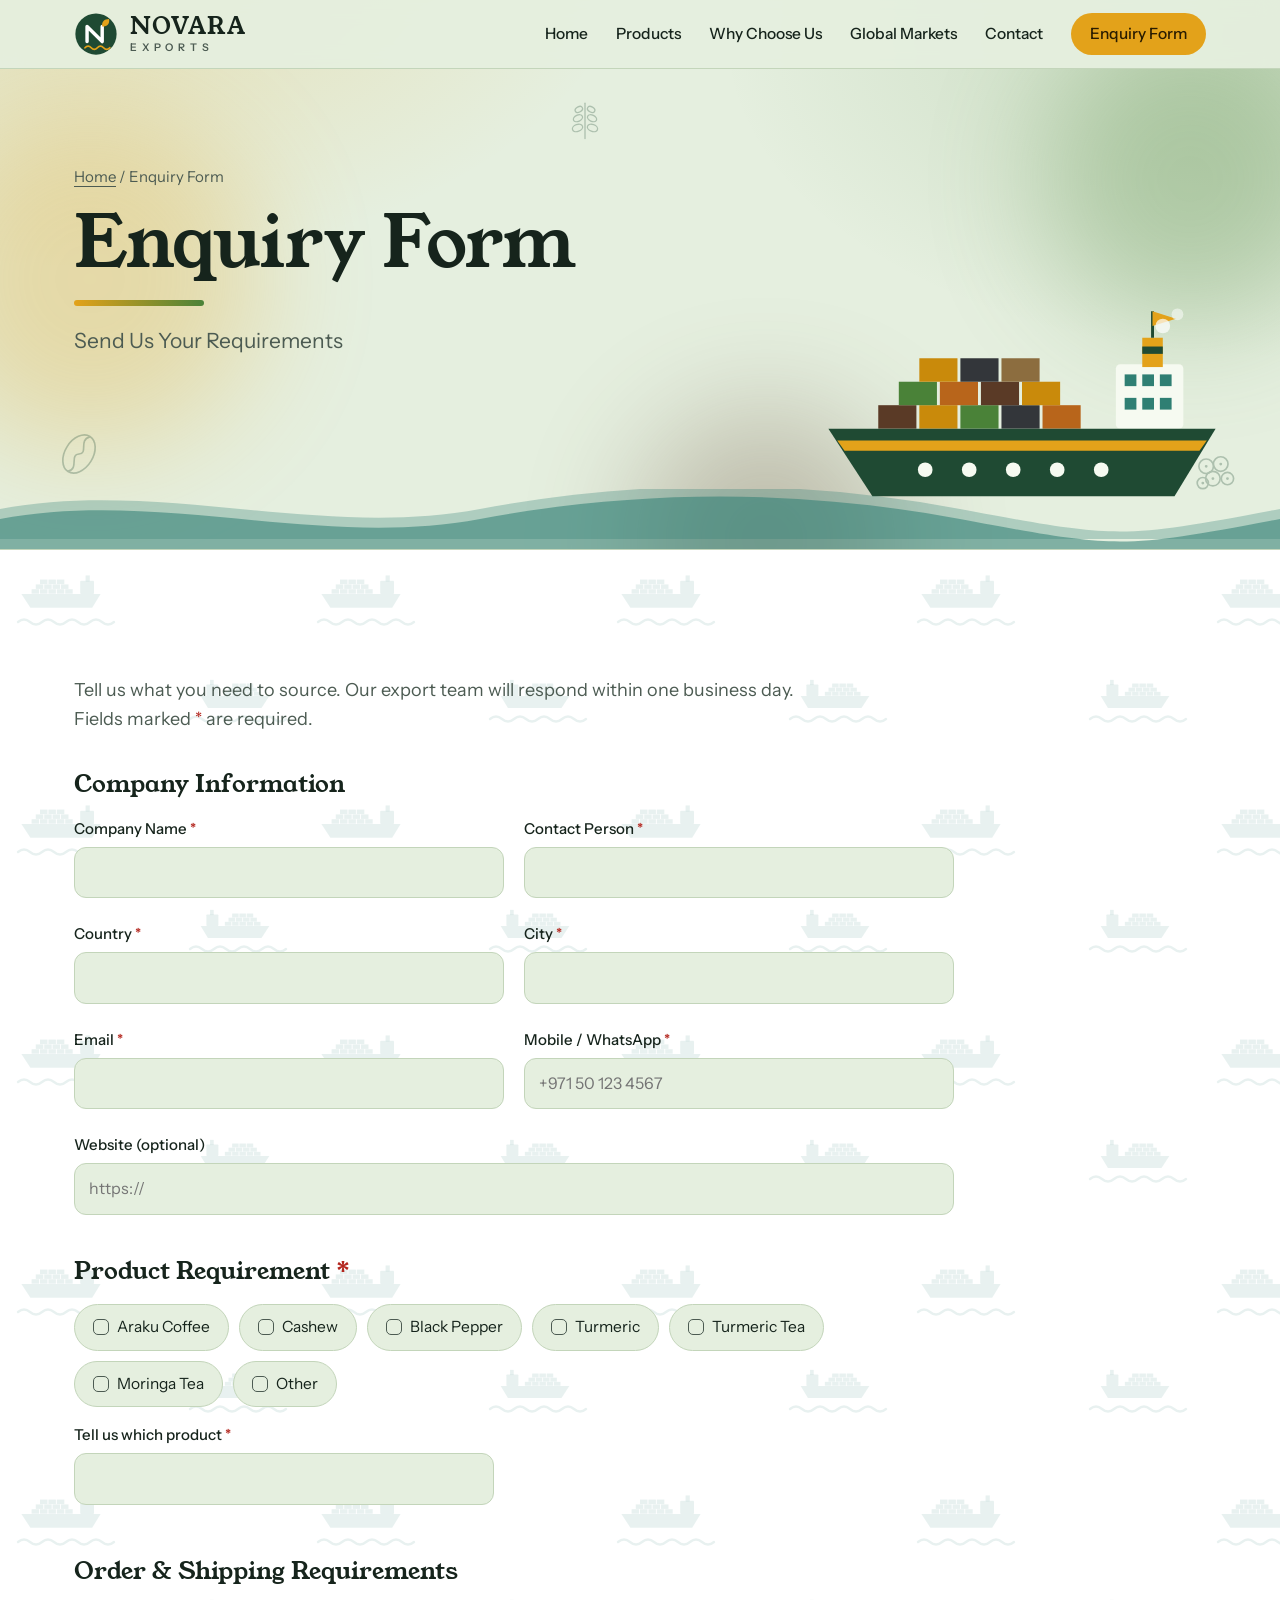
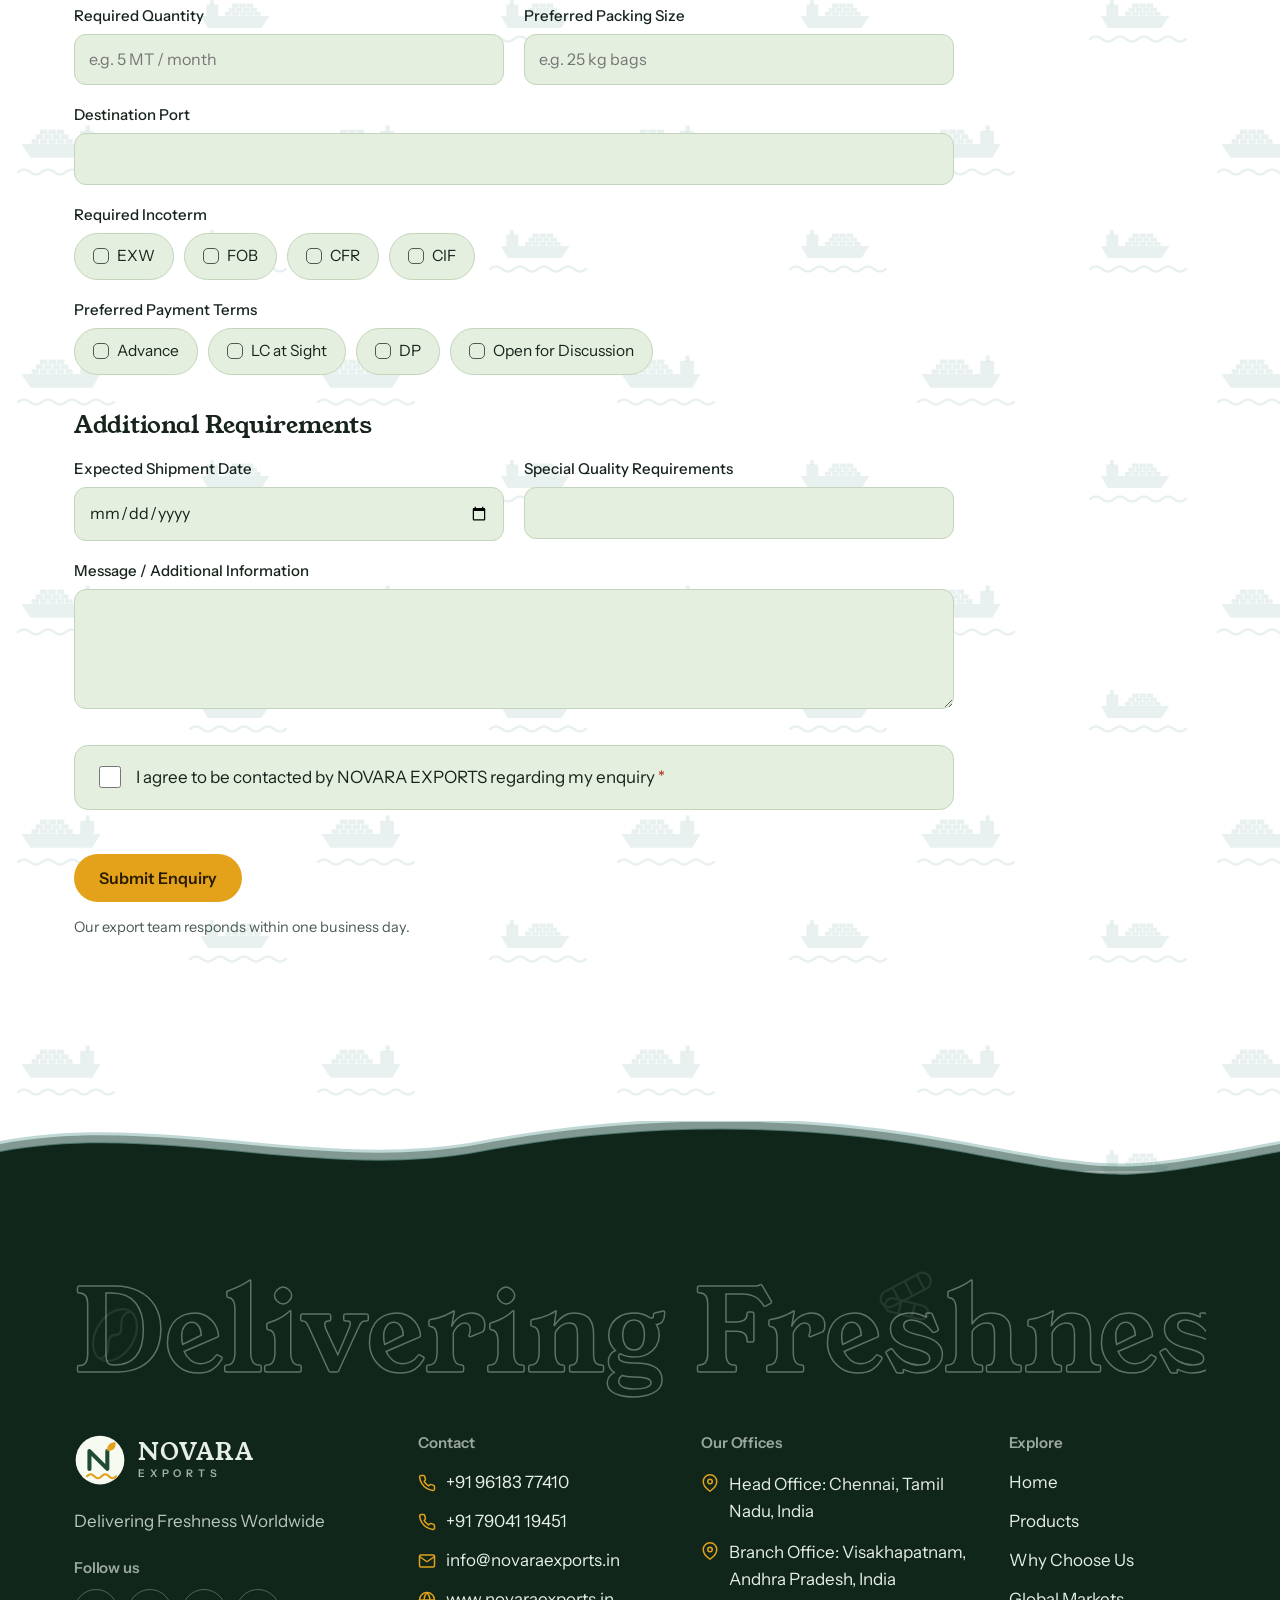
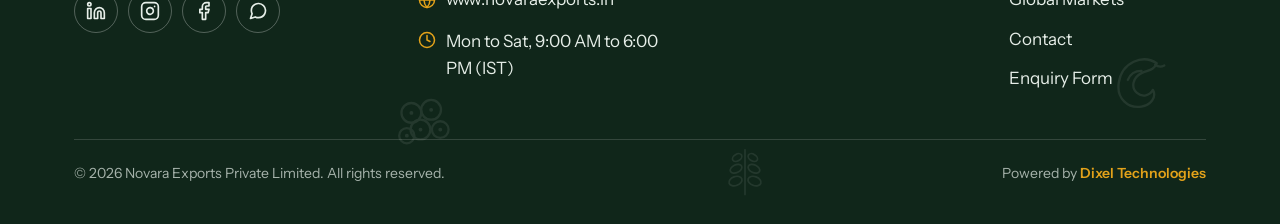
<file: enquiry.html>
<!DOCTYPE html>
<html lang="en">
<head>
<meta charset="UTF-8">
<meta name="viewport" content="width=device-width, initial-scale=1, viewport-fit=cover">
<title>Enquiry Form | Novara Exports</title>
<meta name="description" content="Send your sourcing requirements to the Novara Exports export team. We respond within one business day.">
<link rel="icon" href="favicon.svg" type="image/svg+xml">
<link rel="preconnect" href="https://fonts.googleapis.com">
<link rel="preconnect" href="https://fonts.gstatic.com" crossorigin>
<link href="https://fonts.googleapis.com/css2?family=Instrument+Sans:wght@400;500;600&family=Young+Serif&display=swap" rel="stylesheet">
<link rel="stylesheet" href="style.css">
</head>
<body id="top">
<svg width="0" height="0" style="position:absolute" aria-hidden="true">
  <defs>
    <symbol id="m-coffee" viewBox="0 0 100 100" fill="none" stroke="currentColor" stroke-width="3" stroke-linecap="round" stroke-linejoin="round">
      <g transform="rotate(32 50 50)"><ellipse cx="50" cy="50" rx="25" ry="37"/><path d="M50 14c-14 16 14 26 0 36s14 22 0 36"/></g>
    </symbol>
    <symbol id="m-pepper" viewBox="0 0 100 100" fill="none" stroke="currentColor" stroke-width="3" stroke-linecap="round" stroke-linejoin="round">
      <circle cx="36" cy="38" r="13"/><circle cx="62" cy="34" r="13"/><circle cx="48" cy="60" r="13"/><circle cx="74" cy="60" r="11"/><circle cx="30" cy="68" r="10"/>
      <path d="M36 38l.1 0M62 34l.1 0M48 60l.1 0M74 60l.1 0M30 68l.1 0" stroke-width="5"/>
    </symbol>
    <symbol id="m-turmeric" viewBox="0 0 100 100" fill="none" stroke="currentColor" stroke-width="3" stroke-linecap="round" stroke-linejoin="round">
      <g transform="rotate(-28 50 50)"><rect x="14" y="30" width="72" height="22" rx="11"/><path d="M36 30v22M54 30v22M72 31v20"/></g>
      <g transform="rotate(14 50 50)"><rect x="22" y="58" width="58" height="18" rx="9"/><path d="M42 58v18M60 58v18"/></g>
    </symbol>
    <symbol id="m-tea" viewBox="0 0 100 100" fill="none" stroke="currentColor" stroke-width="3" stroke-linecap="round" stroke-linejoin="round">
      <path d="M20 46h52v10a26 26 0 0 1-26 26h0a26 26 0 0 1-26-26z"/><path d="M72 52h6a9 9 0 0 1 0 18h-9"/><path d="M34 14c-6 8 6 10 0 18M48 10c-6 8 6 12 0 22M62 14c-6 8 6 10 0 18"/>
    </symbol>
    <symbol id="m-moringa" viewBox="0 0 100 100" fill="none" stroke="currentColor" stroke-width="3" stroke-linecap="round" stroke-linejoin="round">
      <path d="M50 92V12"/>
      <ellipse cx="36" cy="26" rx="9" ry="6" transform="rotate(-30 36 26)"/><ellipse cx="64" cy="26" rx="9" ry="6" transform="rotate(30 64 26)"/>
      <ellipse cx="34" cy="46" rx="11" ry="7" transform="rotate(-25 34 46)"/><ellipse cx="66" cy="46" rx="11" ry="7" transform="rotate(25 66 46)"/>
      <ellipse cx="33" cy="68" rx="12" ry="8" transform="rotate(-20 33 68)"/><ellipse cx="67" cy="68" rx="12" ry="8" transform="rotate(20 67 68)"/>
    </symbol>
  <symbol id="m-cashew" viewBox="0 0 100 100" fill="none" stroke="currentColor" stroke-width="3" stroke-linecap="round" stroke-linejoin="round"><path d="M72 24C54 12 26 22 22 50c-3 20 12 34 30 31 13-2 20-13 15-22-4 8-14 10-21 4-8-7-6-20 6-26 8-4 16-3 20-13z"/><path d="M70 26c4 3 8 3 12 1"/><path d="M34 46c3-8 10-12 18-12"/></symbol><symbol id="logo" viewBox="0 0 64 64"><circle cx="32" cy="32" r="30" fill="var(--brand)"/><path d="M19 43V21l22 22V21" fill="none" stroke="var(--brand-ink)" stroke-width="5" stroke-linecap="round" stroke-linejoin="round"/><path d="M41 21c-1-7 3-11 10-11 1 7-2 11-10 11z" fill="var(--accent)"/><path d="M16 52q4.5-5 9 0t9 0 9 0 9 0" fill="none" stroke="var(--accent)" stroke-width="2.6" stroke-linecap="round"/></symbol><symbol id="s-ship" viewBox="0 0 300 170"><rect x="52" y="84" width="26" height="16" fill="#5A3A26"/><rect x="80" y="84" width="26" height="16" fill="#C98A0B"/><rect x="108" y="84" width="26" height="16" fill="#4A8238"/><rect x="136" y="84" width="26" height="16" fill="#33363A"/><rect x="164" y="84" width="26" height="16" fill="#B8651B"/><rect x="66" y="68" width="26" height="16" fill="#4A8238"/><rect x="94" y="68" width="26" height="16" fill="#B8651B"/><rect x="122" y="68" width="26" height="16" fill="#5A3A26"/><rect x="150" y="68" width="26" height="16" fill="#C98A0B"/><rect x="80" y="52" width="26" height="16" fill="#C98A0B"/><rect x="108" y="52" width="26" height="16" fill="#33363A"/><rect x="136" y="52" width="26" height="16" fill="#8C6D3F"/><rect x="214" y="56" width="46" height="44" rx="3" fill="#F6FAF1"/><rect x="220" y="63" width="8" height="8" fill="#2F7F73"/><rect x="232" y="63" width="8" height="8" fill="#2F7F73"/><rect x="244" y="63" width="8" height="8" fill="#2F7F73"/><rect x="220" y="79" width="8" height="8" fill="#2F7F73"/><rect x="232" y="79" width="8" height="8" fill="#2F7F73"/><rect x="244" y="79" width="8" height="8" fill="#2F7F73"/><rect x="232" y="38" width="14" height="20" fill="#E3A21A"/><rect x="232" y="44" width="14" height="5" fill="#1F4A33"/><path d="M239 38V20" stroke="#1F4A33" stroke-width="2"/><path d="M239 20l16 5-16 5z" fill="#E3A21A"/><circle cx="246" cy="30" r="5" fill="#fff" fill-opacity=".7"/><circle cx="256" cy="22" r="4" fill="#fff" fill-opacity=".5"/><path d="M18 100H282L254 146H48Z" fill="#1F4A33"/><path d="M24 108H276L271 115H29Z" fill="#E3A21A"/><circle cx="84" cy="128" r="5" fill="#F6FAF1"/><circle cx="114" cy="128" r="5" fill="#F6FAF1"/><circle cx="144" cy="128" r="5" fill="#F6FAF1"/><circle cx="174" cy="128" r="5" fill="#F6FAF1"/><circle cx="204" cy="128" r="5" fill="#F6FAF1"/></symbol><symbol id="i-phone" viewBox="0 0 24 24" fill="none" stroke="currentColor" stroke-width="2" stroke-linecap="round" stroke-linejoin="round"><path d="M22 16.92v3a2 2 0 0 1-2.18 2 19.79 19.79 0 0 1-8.63-3.07 19.5 19.5 0 0 1-6-6 19.79 19.79 0 0 1-3.07-8.67A2 2 0 0 1 4.11 2h3a2 2 0 0 1 2 1.72 12.84 12.84 0 0 0 .7 2.81 2 2 0 0 1-.45 2.11L8.09 9.91a16 16 0 0 0 6 6l1.27-1.27a2 2 0 0 1 2.11-.45 12.84 12.84 0 0 0 2.81.7A2 2 0 0 1 22 16.92z"/></symbol><symbol id="i-mail" viewBox="0 0 24 24" fill="none" stroke="currentColor" stroke-width="2" stroke-linecap="round" stroke-linejoin="round"><path d="M4 4h16c1.1 0 2 .9 2 2v12c0 1.1-.9 2-2 2H4c-1.1 0-2-.9-2-2V6c0-1.1.9-2 2-2z"/><path d="M22 6l-10 7L2 6"/></symbol><symbol id="i-pin" viewBox="0 0 24 24" fill="none" stroke="currentColor" stroke-width="2" stroke-linecap="round" stroke-linejoin="round"><path d="M21 10c0 7-9 13-9 13s-9-6-9-13a9 9 0 0 1 18 0z"/><circle cx="12" cy="10" r="3"/></symbol><symbol id="i-clock" viewBox="0 0 24 24" fill="none" stroke="currentColor" stroke-width="2" stroke-linecap="round" stroke-linejoin="round"><circle cx="12" cy="12" r="10"/><path d="M12 6v6l4 2"/></symbol><symbol id="i-globe" viewBox="0 0 24 24" fill="none" stroke="currentColor" stroke-width="2" stroke-linecap="round" stroke-linejoin="round"><circle cx="12" cy="12" r="10"/><path d="M2 12h20"/><path d="M12 2a15.3 15.3 0 0 1 4 10 15.3 15.3 0 0 1-4 10 15.3 15.3 0 0 1-4-10 15.3 15.3 0 0 1 4-10z"/></symbol><symbol id="i-building" viewBox="0 0 24 24" fill="none" stroke="currentColor" stroke-width="2" stroke-linecap="round" stroke-linejoin="round"><rect x="4" y="2" width="16" height="20" rx="2"/><path d="M9 22v-4h6v4M8 6h.01M12 6h.01M16 6h.01M8 10h.01M12 10h.01M16 10h.01M8 14h.01M12 14h.01M16 14h.01"/></symbol><symbol id="i-linkedin" viewBox="0 0 24 24" fill="none" stroke="currentColor" stroke-width="2" stroke-linecap="round" stroke-linejoin="round"><path d="M16 8a6 6 0 0 1 6 6v7h-4v-7a2 2 0 0 0-2-2 2 2 0 0 0-2 2v7h-4v-7a6 6 0 0 1 6-6z"/><rect x="2" y="9" width="4" height="12"/><circle cx="4" cy="4" r="2"/></symbol><symbol id="i-instagram" viewBox="0 0 24 24" fill="none" stroke="currentColor" stroke-width="2" stroke-linecap="round" stroke-linejoin="round"><rect x="2" y="2" width="20" height="20" rx="5" ry="5"/><path d="M16 11.37A4 4 0 1 1 12.63 8 4 4 0 0 1 16 11.37z"/><path d="M17.5 6.5h.01"/></symbol><symbol id="i-facebook" viewBox="0 0 24 24" fill="none" stroke="currentColor" stroke-width="2" stroke-linecap="round" stroke-linejoin="round"><path d="M18 2h-3a5 5 0 0 0-5 5v3H7v4h3v8h4v-8h3l1-4h-4V7a1 1 0 0 1 1-1h3z"/></symbol><symbol id="i-whatsapp" viewBox="0 0 24 24" fill="none" stroke="currentColor" stroke-width="2" stroke-linecap="round" stroke-linejoin="round"><path d="M21 11.5a8.38 8.38 0 0 1-.9 3.8 8.5 8.5 0 0 1-7.6 4.7 8.38 8.38 0 0 1-3.8-.9L3 21l1.9-5.7a8.38 8.38 0 0 1-.9-3.8 8.5 8.5 0 0 1 4.7-7.6 8.38 8.38 0 0 1 3.8-.9h.5a8.48 8.48 0 0 1 8 8v.5z"/></symbol><symbol id="i-sprout" viewBox="0 0 24 24" fill="none" stroke="currentColor" stroke-width="2" stroke-linecap="round" stroke-linejoin="round"><path d="M12 22V11"/><path d="M12 12C12 8 9 5.5 4.5 5.5 4.5 10 7.5 12 12 12z"/><path d="M12 15c0-3.5 2.5-6 7.5-6 0 4-2.7 6-7.5 6z"/></symbol><symbol id="i-search" viewBox="0 0 24 24" fill="none" stroke="currentColor" stroke-width="2" stroke-linecap="round" stroke-linejoin="round"><circle cx="11" cy="11" r="7"/><path d="M21 21l-4.35-4.35"/><path d="M8 11l2 2 4-4"/></symbol><symbol id="i-package" viewBox="0 0 24 24" fill="none" stroke="currentColor" stroke-width="2" stroke-linecap="round" stroke-linejoin="round"><path d="M16.5 9.4L7.5 4.21"/><path d="M21 16V8a2 2 0 0 0-1-1.73l-7-4a2 2 0 0 0-2 0l-7 4A2 2 0 0 0 3 8v8a2 2 0 0 0 1 1.73l7 4a2 2 0 0 0 2 0l7-4A2 2 0 0 0 21 16z"/><path d="M3.27 6.96L12 12.01l8.73-5.05"/><path d="M12 22.08V12"/></symbol><symbol id="i-plane" viewBox="0 0 24 24" fill="none" stroke="currentColor" stroke-width="2" stroke-linecap="round" stroke-linejoin="round"><path d="M22 2L11 13"/><path d="M22 2l-7 20-4-9-9-4 20-7z"/></symbol><symbol id="i-ship" viewBox="0 0 24 24" fill="none" stroke="currentColor" stroke-width="2" stroke-linecap="round" stroke-linejoin="round"><path d="M2 20c2 0 2-1.5 4-1.5s2 1.5 4 1.5 2-1.5 4-1.5 2 1.5 4 1.5 2-1.5 4-1.5"/><path d="M4 16l1.5-6h13L20 16z"/><path d="M9 10V6h6v4"/><path d="M12 6V3"/></symbol><symbol id="i-tag" viewBox="0 0 24 24" fill="none" stroke="currentColor" stroke-width="2" stroke-linecap="round" stroke-linejoin="round"><path d="M20.59 13.41l-7.17 7.17a2 2 0 0 1-2.83 0L2 12V2h10l8.59 8.59a2 2 0 0 1 0 2.82z"/><path d="M7 7h.01"/></symbol><symbol id="i-bag" viewBox="0 0 24 24" fill="none" stroke="currentColor" stroke-width="2" stroke-linecap="round" stroke-linejoin="round"><path d="M6 2L3 6v14a2 2 0 0 0 2 2h14a2 2 0 0 0 2-2V6l-3-4z"/><path d="M3 6h18"/><path d="M16 10a4 4 0 0 1-8 0"/></symbol><symbol id="i-shield" viewBox="0 0 24 24" fill="none" stroke="currentColor" stroke-width="2" stroke-linecap="round" stroke-linejoin="round"><path d="M12 22s8-4 8-10V5l-8-3-8 3v7c0 6 8 10 8 10z"/><path d="M9 12l2 2 4-4"/></symbol><symbol id="i-truck" viewBox="0 0 24 24" fill="none" stroke="currentColor" stroke-width="2" stroke-linecap="round" stroke-linejoin="round"><rect x="1" y="3" width="15" height="13"/><path d="M16 8h4l3 3v5h-7V8z"/><circle cx="5.5" cy="18.5" r="2.5"/><circle cx="18.5" cy="18.5" r="2.5"/></symbol></defs>
</svg>

<header class="site-header">
  <div class="wrap bar">
    <a class="brand" href="index.html" aria-label="Novara Exports home">
      <svg class="logo" aria-hidden="true"><use href="#logo"/></svg>
      <span class="wm"><b>NOVARA</b><small>EXPORTS</small></span>
    </a>
    <button class="menu-btn" id="menuBtn" aria-expanded="false" aria-controls="nav" aria-label="Open menu">
      <svg viewBox="0 0 24 24" fill="none" stroke="currentColor" stroke-width="2" stroke-linecap="round"><path d="M4 7h16M4 12h16M4 17h16"/></svg>
    </button>
    <nav class="nav" id="nav" aria-label="Main">
      <a href="index.html">Home</a>
      <a href="products.html">Products</a>
      <a href="why-us.html">Why Choose Us</a>
      <a href="markets.html">Global Markets</a>
      <a href="contact.html">Contact</a>
      <a class="btn btn-accent btn-sm" href="enquiry.html">Enquiry Form</a>
    </nav>
  </div>
</header>

<section class="page-hero has-ship">
  <div class="blobs" aria-hidden="true">
    <i></i><i></i><i></i>
    <svg><use href="#m-coffee"/></svg>
    <svg><use href="#m-moringa"/></svg>
    <svg><use href="#m-pepper"/></svg>
  </div>
  <div class="hero-ship" aria-hidden="true"><svg><use href="#s-ship"/></svg></div><div class="waves" aria-hidden="true"><svg class="w2" viewBox="0 0 2880 60" preserveAspectRatio="none"><path d="M0 30 C180 0 360 60 540 30 S900 0 1080 30 S1260 60 1440 30 C1620 0 1800 60 1980 30 S2340 0 2520 30 S2700 60 2880 30 V60 H0Z"/></svg><svg viewBox="0 0 2880 60" preserveAspectRatio="none"><path d="M0 30 C180 0 360 60 540 30 S900 0 1080 30 S1260 60 1440 30 C1620 0 1800 60 1980 30 S2340 0 2520 30 S2700 60 2880 30 V60 H0Z"/></svg></div>
  <div class="wrap">
    <p class="crumb"><a href="index.html">Home</a> / Enquiry Form</p>
    <h1 class="anim-title">Enquiry Form</h1>
    <p class="lead">Send Us Your Requirements</p>
  </div>
</section>

<main>
<section class="section enquiry bg-ships" id="enquiry">
  <div class="wrap">
    <div class="enq-head">
      <p class="t">Tell us what you need to source. Our export team will respond within one business day. Fields marked <span class="req">*</span> are required.</p>
    </div>

    <div class="success" id="success" role="status" tabindex="-1">
      <h3>Thank you. We have your enquiry.</h3>
      <p id="successMsg"></p>
      <div class="fallback" id="fallback" hidden></div>
      <div class="acts">
        <a class="btn btn-primary" id="mailBtn" href="#" hidden>Send enquiry by email</a>
        <button class="btn btn-ghost" type="button" id="againBtn">Submit another enquiry</button>
      </div>
    </div>

    <form id="enquiryForm" novalidate>
      <div class="banner" id="banner" role="alert"></div>

      <fieldset>
        <legend>Company Information</legend>
        <div class="row">
          <div class="field"><label class="l" for="company">Company Name <span class="req">*</span></label><input type="text" id="company" name="Company Name" autocomplete="organization"><span class="err" id="e-company"></span></div>
          <div class="field"><label class="l" for="contact">Contact Person <span class="req">*</span></label><input type="text" id="contact" name="Contact Person" autocomplete="name"><span class="err" id="e-contact"></span></div>
          <div class="field"><label class="l" for="country">Country <span class="req">*</span></label><input type="text" id="country" name="Country" autocomplete="country-name"><span class="err" id="e-country"></span></div>
          <div class="field"><label class="l" for="city">City <span class="req">*</span></label><input type="text" id="city" name="City" autocomplete="address-level2"><span class="err" id="e-city"></span></div>
          <div class="field"><label class="l" for="email">Email <span class="req">*</span></label><input type="email" id="email" name="Email" autocomplete="email" inputmode="email"><span class="err" id="e-email"></span></div>
          <div class="field"><label class="l" for="mobile">Mobile / WhatsApp <span class="req">*</span></label><input type="tel" id="mobile" name="Mobile/WhatsApp" autocomplete="tel" inputmode="tel" placeholder="+971 50 123 4567"><span class="err" id="e-mobile"></span></div>
          <div class="field full"><label class="l" for="website">Website (optional)</label><input type="url" id="website" name="Website" autocomplete="url" placeholder="https://"><span class="err" id="e-website"></span></div>
        </div>
      </fieldset>

      <fieldset id="fs-products">
        <legend>Product Requirement <span class="req">*</span></legend>
        <div class="pills" id="productPills">
          <label class="pill"><input type="checkbox" name="Product" value="Araku Coffee"><span>Araku Coffee</span></label>
          <label class="pill"><input type="checkbox" name="Product" value="Cashew"><span>Cashew</span></label>
          <label class="pill"><input type="checkbox" name="Product" value="Black Pepper"><span>Black Pepper</span></label>
          <label class="pill"><input type="checkbox" name="Product" value="Turmeric"><span>Turmeric</span></label>
          <label class="pill"><input type="checkbox" name="Product" value="Turmeric Tea"><span>Turmeric Tea</span></label>
          <label class="pill"><input type="checkbox" name="Product" value="Moringa Tea"><span>Moringa Tea</span></label>
          <label class="pill"><input type="checkbox" name="Product" value="Other" id="otherChk"><span>Other</span></label>
        </div>
        <div class="field" id="otherWrap" hidden style="margin-top:16px;max-width:420px">
          <label class="l" for="otherText">Tell us which product <span class="req">*</span></label>
          <input type="text" id="otherText" name="Other Product">
          <span class="err" id="e-otherText"></span>
        </div>
        <span class="err" id="e-products" style="display:block;margin-top:10px"></span>
      </fieldset>

      <fieldset>
        <legend>Order &amp; Shipping Requirements</legend>
        <div class="row">
          <div class="field"><label class="l" for="qty">Required Quantity</label><input type="text" id="qty" name="Required Quantity" placeholder="e.g. 5 MT / month"></div>
          <div class="field"><label class="l" for="pack">Preferred Packing Size</label><input type="text" id="pack" name="Preferred Packing Size" placeholder="e.g. 25 kg bags"></div>
          <div class="field full"><label class="l" for="port">Destination Port</label><input type="text" id="port" name="Destination Port"></div>
          <div class="field full">
            <span class="l" id="incoLbl">Required Incoterm</span>
            <div class="pills" role="group" aria-labelledby="incoLbl">
              <label class="pill"><input type="checkbox" name="Incoterm" value="EXW"><span>EXW</span></label>
              <label class="pill"><input type="checkbox" name="Incoterm" value="FOB"><span>FOB</span></label>
              <label class="pill"><input type="checkbox" name="Incoterm" value="CFR"><span>CFR</span></label>
              <label class="pill"><input type="checkbox" name="Incoterm" value="CIF"><span>CIF</span></label>
            </div>
          </div>
          <div class="field full">
            <span class="l" id="payLbl">Preferred Payment Terms</span>
            <div class="pills" role="group" aria-labelledby="payLbl">
              <label class="pill"><input type="checkbox" name="Payment Terms" value="Advance"><span>Advance</span></label>
              <label class="pill"><input type="checkbox" name="Payment Terms" value="LC at Sight"><span>LC at Sight</span></label>
              <label class="pill"><input type="checkbox" name="Payment Terms" value="DP"><span>DP</span></label>
              <label class="pill"><input type="checkbox" name="Payment Terms" value="Open for Discussion"><span>Open for Discussion</span></label>
            </div>
          </div>
        </div>
      </fieldset>

      <fieldset>
        <legend>Additional Requirements</legend>
        <div class="row">
          <div class="field"><label class="l" for="ship">Expected Shipment Date</label><input type="date" id="ship" name="Expected Shipment Date"></div>
          <div class="field"><label class="l" for="quality">Special Quality Requirements</label><input type="text" id="quality" name="Special Quality Requirements"></div>
          <div class="field full"><label class="l" for="message">Message / Additional Information</label><textarea id="message" name="Message"></textarea></div>
        </div>
      </fieldset>

      <fieldset>
        <label class="consent" for="consent">
          <input type="checkbox" id="consent" name="Consent">
          <span>I agree to be contacted by NOVARA EXPORTS regarding my enquiry <span class="req">*</span></span>
        </label>
        <span class="err" id="e-consent" style="display:block;margin-top:8px"></span>
      </fieldset>

      <button class="btn btn-accent" type="submit" id="submitBtn">Submit Enquiry</button>
      <p class="form-note">Our export team responds within one business day.</p>
    </form>
  </div>
  <div class="sea" aria-hidden="true"><div class="sail"><svg><use href="#s-ship"/></svg></div><div class="waves" aria-hidden="true"><svg class="w2" viewBox="0 0 2880 60" preserveAspectRatio="none"><path d="M0 30 C180 0 360 60 540 30 S900 0 1080 30 S1260 60 1440 30 C1620 0 1800 60 1980 30 S2340 0 2520 30 S2700 60 2880 30 V60 H0Z"/></svg><svg viewBox="0 0 2880 60" preserveAspectRatio="none"><path d="M0 30 C180 0 360 60 540 30 S900 0 1080 30 S1260 60 1440 30 C1620 0 1800 60 1980 30 S2340 0 2520 30 S2700 60 2880 30 V60 H0Z"/></svg></div></div>
</section></main>

<footer class="footer">
  <div class="wave" aria-hidden="true">
    <svg class="w2" viewBox="0 0 2880 60" preserveAspectRatio="none"><path d="M0 30 C180 0 360 60 540 30 S900 0 1080 30 S1260 60 1440 30 C1620 0 1800 60 1980 30 S2340 0 2520 30 S2700 60 2880 30 V60 H0Z"/></svg>
    <svg viewBox="0 0 2880 60" preserveAspectRatio="none"><path d="M0 30 C180 0 360 60 540 30 S900 0 1080 30 S1260 60 1440 30 C1620 0 1800 60 1980 30 S2340 0 2520 30 S2700 60 2880 30 V60 H0Z"/></svg>
  </div>
  <div class="fbg" aria-hidden="true">
    <svg><use href="#m-coffee"/></svg><svg><use href="#m-pepper"/></svg><svg><use href="#m-turmeric"/></svg><svg><use href="#m-cashew"/></svg><svg><use href="#m-moringa"/></svg>
  </div>
  <div class="wrap">
    <div class="fmarq" aria-hidden="true"><div class="track"><div class="set"><span>Delivering Freshness Worldwide</span><span>Delivering Freshness Worldwide</span></div><div class="set"><span>Delivering Freshness Worldwide</span><span>Delivering Freshness Worldwide</span></div></div></div>
    <div class="foot">
      <div>
        <a class="flogo" href="index.html" aria-label="Novara Exports home">
          <svg class="logo" aria-hidden="true"><use href="#logo"/></svg>
          <span class="wm"><b>NOVARA</b><small>EXPORTS</small></span>
        </a>
        <p class="tag">Delivering Freshness Worldwide</p>
        <h3 class="fol">Follow us</h3>
        <div class="social"><a href="#" aria-label="LinkedIn" title="LinkedIn"><svg class="ic" aria-hidden="true"><use href="#i-linkedin"/></svg></a><a href="#" aria-label="Instagram" title="Instagram"><svg class="ic" aria-hidden="true"><use href="#i-instagram"/></svg></a><a href="#" aria-label="Facebook" title="Facebook"><svg class="ic" aria-hidden="true"><use href="#i-facebook"/></svg></a><a href="https://wa.me/919618377410" aria-label="WhatsApp" title="WhatsApp" target="_blank" rel="noopener"><svg class="ic" aria-hidden="true"><use href="#i-whatsapp"/></svg></a></div>
      </div>
      <div>
        <h3>Contact</h3>
        <ul>
          <li><svg class="ic" aria-hidden="true"><use href="#i-phone"/></svg><a class="fl" href="tel:+919618377410">+91 96183 77410</a></li>
          <li><svg class="ic" aria-hidden="true"><use href="#i-phone"/></svg><a class="fl" href="tel:+917904119451">+91 79041 19451</a></li>
          <li><svg class="ic" aria-hidden="true"><use href="#i-mail"/></svg><a class="fl" href="mailto:info@novaraexports.in">info@novaraexports.in</a></li>
          <li><svg class="ic" aria-hidden="true"><use href="#i-globe"/></svg><a class="fl" href="index.html">www.novaraexports.in</a></li>
          <li class="office"><svg class="ic" aria-hidden="true"><use href="#i-clock"/></svg><span>Mon to Sat, 9:00 AM to 6:00 PM (IST)</span></li>
        </ul>
      </div>
      <div>
        <h3>Our Offices</h3>
        <ul>
          <li class="office"><svg class="ic" aria-hidden="true"><use href="#i-pin"/></svg><span>Head Office: Chennai, Tamil Nadu, India</span></li>
          <li class="office"><svg class="ic" aria-hidden="true"><use href="#i-pin"/></svg><span>Branch Office: Visakhapatnam, Andhra Pradesh, India</span></li>
        </ul>
      </div>
      <div>
        <h3>Explore</h3>
        <ul>
          <li><a class="fl" href="index.html">Home</a></li>
          <li><a class="fl" href="products.html">Products</a></li>
          <li><a class="fl" href="why-us.html">Why Choose Us</a></li>
          <li><a class="fl" href="markets.html">Global Markets</a></li>
          <li><a class="fl" href="contact.html">Contact</a></li>
          <li><a class="fl" href="enquiry.html">Enquiry Form</a></li>
        </ul>
      </div>
    </div>
    <div class="copy">
      <p>&copy; <span id="yr">2026</span> Novara Exports Private Limited. All rights reserved.</p>
      <p class="pw">Powered by <strong>Dixel Technologies</strong></p>
    </div>
  </div>
</footer>
<a class="totop" id="toTop" href="#top" aria-label="Back to top"><svg viewBox="0 0 24 24" fill="none" stroke="currentColor" stroke-width="2.4" stroke-linecap="round" stroke-linejoin="round"><path d="M12 19V5M5 12l7-7 7 7"/></svg></a>
<script src="script.js"></script>
</body>
</html>
</file>
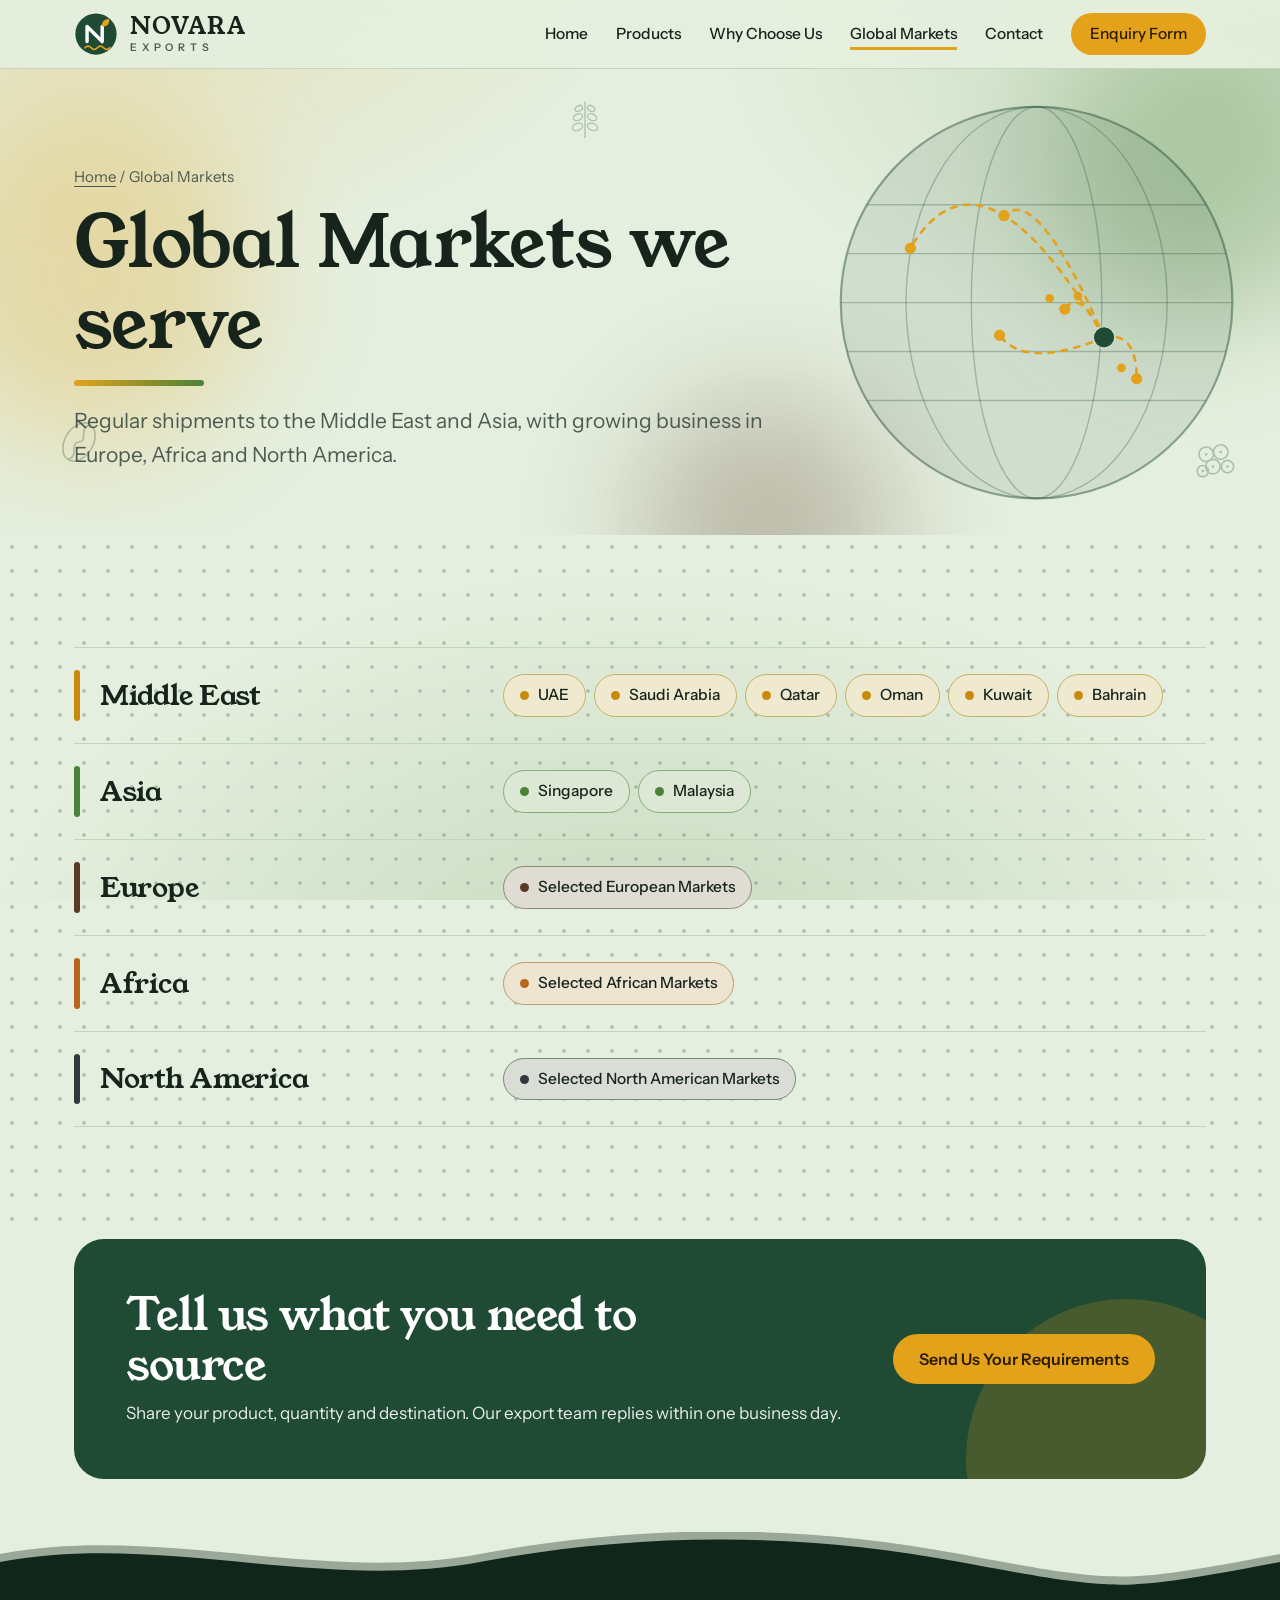
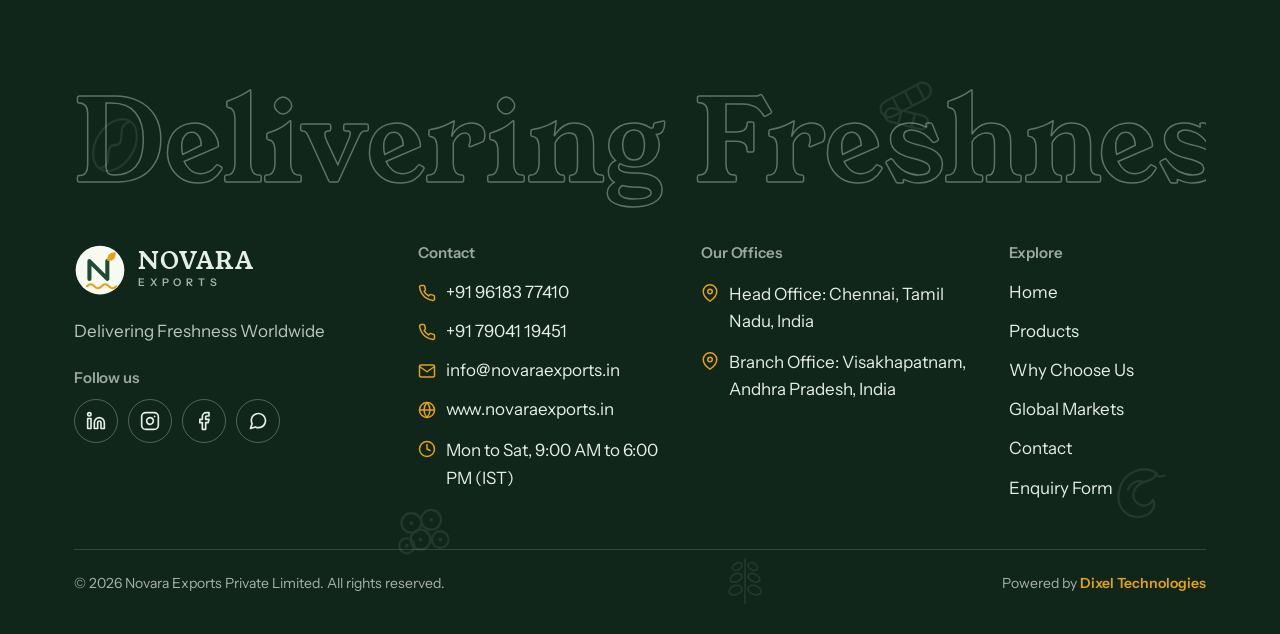
<file: markets.html>
<!DOCTYPE html>
<html lang="en">
<head>
<meta charset="UTF-8">
<meta name="viewport" content="width=device-width, initial-scale=1, viewport-fit=cover">
<title>Global Markets | Novara Exports</title>
<meta name="description" content="Novara Exports serves buyers across the Middle East, Asia, Europe, Africa and North America.">
<link rel="icon" href="favicon.svg" type="image/svg+xml">
<link rel="preconnect" href="https://fonts.googleapis.com">
<link rel="preconnect" href="https://fonts.gstatic.com" crossorigin>
<link href="https://fonts.googleapis.com/css2?family=Instrument+Sans:wght@400;500;600&family=Young+Serif&display=swap" rel="stylesheet">
<link rel="stylesheet" href="style.css">
</head>
<body id="top">
<svg width="0" height="0" style="position:absolute" aria-hidden="true">
  <defs>
    <symbol id="m-coffee" viewBox="0 0 100 100" fill="none" stroke="currentColor" stroke-width="3" stroke-linecap="round" stroke-linejoin="round">
      <g transform="rotate(32 50 50)"><ellipse cx="50" cy="50" rx="25" ry="37"/><path d="M50 14c-14 16 14 26 0 36s14 22 0 36"/></g>
    </symbol>
    <symbol id="m-pepper" viewBox="0 0 100 100" fill="none" stroke="currentColor" stroke-width="3" stroke-linecap="round" stroke-linejoin="round">
      <circle cx="36" cy="38" r="13"/><circle cx="62" cy="34" r="13"/><circle cx="48" cy="60" r="13"/><circle cx="74" cy="60" r="11"/><circle cx="30" cy="68" r="10"/>
      <path d="M36 38l.1 0M62 34l.1 0M48 60l.1 0M74 60l.1 0M30 68l.1 0" stroke-width="5"/>
    </symbol>
    <symbol id="m-turmeric" viewBox="0 0 100 100" fill="none" stroke="currentColor" stroke-width="3" stroke-linecap="round" stroke-linejoin="round">
      <g transform="rotate(-28 50 50)"><rect x="14" y="30" width="72" height="22" rx="11"/><path d="M36 30v22M54 30v22M72 31v20"/></g>
      <g transform="rotate(14 50 50)"><rect x="22" y="58" width="58" height="18" rx="9"/><path d="M42 58v18M60 58v18"/></g>
    </symbol>
    <symbol id="m-tea" viewBox="0 0 100 100" fill="none" stroke="currentColor" stroke-width="3" stroke-linecap="round" stroke-linejoin="round">
      <path d="M20 46h52v10a26 26 0 0 1-26 26h0a26 26 0 0 1-26-26z"/><path d="M72 52h6a9 9 0 0 1 0 18h-9"/><path d="M34 14c-6 8 6 10 0 18M48 10c-6 8 6 12 0 22M62 14c-6 8 6 10 0 18"/>
    </symbol>
    <symbol id="m-moringa" viewBox="0 0 100 100" fill="none" stroke="currentColor" stroke-width="3" stroke-linecap="round" stroke-linejoin="round">
      <path d="M50 92V12"/>
      <ellipse cx="36" cy="26" rx="9" ry="6" transform="rotate(-30 36 26)"/><ellipse cx="64" cy="26" rx="9" ry="6" transform="rotate(30 64 26)"/>
      <ellipse cx="34" cy="46" rx="11" ry="7" transform="rotate(-25 34 46)"/><ellipse cx="66" cy="46" rx="11" ry="7" transform="rotate(25 66 46)"/>
      <ellipse cx="33" cy="68" rx="12" ry="8" transform="rotate(-20 33 68)"/><ellipse cx="67" cy="68" rx="12" ry="8" transform="rotate(20 67 68)"/>
    </symbol>
  <symbol id="m-cashew" viewBox="0 0 100 100" fill="none" stroke="currentColor" stroke-width="3" stroke-linecap="round" stroke-linejoin="round"><path d="M72 24C54 12 26 22 22 50c-3 20 12 34 30 31 13-2 20-13 15-22-4 8-14 10-21 4-8-7-6-20 6-26 8-4 16-3 20-13z"/><path d="M70 26c4 3 8 3 12 1"/><path d="M34 46c3-8 10-12 18-12"/></symbol><symbol id="logo" viewBox="0 0 64 64"><circle cx="32" cy="32" r="30" fill="var(--brand)"/><path d="M19 43V21l22 22V21" fill="none" stroke="var(--brand-ink)" stroke-width="5" stroke-linecap="round" stroke-linejoin="round"/><path d="M41 21c-1-7 3-11 10-11 1 7-2 11-10 11z" fill="var(--accent)"/><path d="M16 52q4.5-5 9 0t9 0 9 0 9 0" fill="none" stroke="var(--accent)" stroke-width="2.6" stroke-linecap="round"/></symbol><symbol id="s-ship" viewBox="0 0 300 170"><rect x="52" y="84" width="26" height="16" fill="#5A3A26"/><rect x="80" y="84" width="26" height="16" fill="#C98A0B"/><rect x="108" y="84" width="26" height="16" fill="#4A8238"/><rect x="136" y="84" width="26" height="16" fill="#33363A"/><rect x="164" y="84" width="26" height="16" fill="#B8651B"/><rect x="66" y="68" width="26" height="16" fill="#4A8238"/><rect x="94" y="68" width="26" height="16" fill="#B8651B"/><rect x="122" y="68" width="26" height="16" fill="#5A3A26"/><rect x="150" y="68" width="26" height="16" fill="#C98A0B"/><rect x="80" y="52" width="26" height="16" fill="#C98A0B"/><rect x="108" y="52" width="26" height="16" fill="#33363A"/><rect x="136" y="52" width="26" height="16" fill="#8C6D3F"/><rect x="214" y="56" width="46" height="44" rx="3" fill="#F6FAF1"/><rect x="220" y="63" width="8" height="8" fill="#2F7F73"/><rect x="232" y="63" width="8" height="8" fill="#2F7F73"/><rect x="244" y="63" width="8" height="8" fill="#2F7F73"/><rect x="220" y="79" width="8" height="8" fill="#2F7F73"/><rect x="232" y="79" width="8" height="8" fill="#2F7F73"/><rect x="244" y="79" width="8" height="8" fill="#2F7F73"/><rect x="232" y="38" width="14" height="20" fill="#E3A21A"/><rect x="232" y="44" width="14" height="5" fill="#1F4A33"/><path d="M239 38V20" stroke="#1F4A33" stroke-width="2"/><path d="M239 20l16 5-16 5z" fill="#E3A21A"/><circle cx="246" cy="30" r="5" fill="#fff" fill-opacity=".7"/><circle cx="256" cy="22" r="4" fill="#fff" fill-opacity=".5"/><path d="M18 100H282L254 146H48Z" fill="#1F4A33"/><path d="M24 108H276L271 115H29Z" fill="#E3A21A"/><circle cx="84" cy="128" r="5" fill="#F6FAF1"/><circle cx="114" cy="128" r="5" fill="#F6FAF1"/><circle cx="144" cy="128" r="5" fill="#F6FAF1"/><circle cx="174" cy="128" r="5" fill="#F6FAF1"/><circle cx="204" cy="128" r="5" fill="#F6FAF1"/></symbol><symbol id="i-phone" viewBox="0 0 24 24" fill="none" stroke="currentColor" stroke-width="2" stroke-linecap="round" stroke-linejoin="round"><path d="M22 16.92v3a2 2 0 0 1-2.18 2 19.79 19.79 0 0 1-8.63-3.07 19.5 19.5 0 0 1-6-6 19.79 19.79 0 0 1-3.07-8.67A2 2 0 0 1 4.11 2h3a2 2 0 0 1 2 1.72 12.84 12.84 0 0 0 .7 2.81 2 2 0 0 1-.45 2.11L8.09 9.91a16 16 0 0 0 6 6l1.27-1.27a2 2 0 0 1 2.11-.45 12.84 12.84 0 0 0 2.81.7A2 2 0 0 1 22 16.92z"/></symbol><symbol id="i-mail" viewBox="0 0 24 24" fill="none" stroke="currentColor" stroke-width="2" stroke-linecap="round" stroke-linejoin="round"><path d="M4 4h16c1.1 0 2 .9 2 2v12c0 1.1-.9 2-2 2H4c-1.1 0-2-.9-2-2V6c0-1.1.9-2 2-2z"/><path d="M22 6l-10 7L2 6"/></symbol><symbol id="i-pin" viewBox="0 0 24 24" fill="none" stroke="currentColor" stroke-width="2" stroke-linecap="round" stroke-linejoin="round"><path d="M21 10c0 7-9 13-9 13s-9-6-9-13a9 9 0 0 1 18 0z"/><circle cx="12" cy="10" r="3"/></symbol><symbol id="i-clock" viewBox="0 0 24 24" fill="none" stroke="currentColor" stroke-width="2" stroke-linecap="round" stroke-linejoin="round"><circle cx="12" cy="12" r="10"/><path d="M12 6v6l4 2"/></symbol><symbol id="i-globe" viewBox="0 0 24 24" fill="none" stroke="currentColor" stroke-width="2" stroke-linecap="round" stroke-linejoin="round"><circle cx="12" cy="12" r="10"/><path d="M2 12h20"/><path d="M12 2a15.3 15.3 0 0 1 4 10 15.3 15.3 0 0 1-4 10 15.3 15.3 0 0 1-4-10 15.3 15.3 0 0 1 4-10z"/></symbol><symbol id="i-building" viewBox="0 0 24 24" fill="none" stroke="currentColor" stroke-width="2" stroke-linecap="round" stroke-linejoin="round"><rect x="4" y="2" width="16" height="20" rx="2"/><path d="M9 22v-4h6v4M8 6h.01M12 6h.01M16 6h.01M8 10h.01M12 10h.01M16 10h.01M8 14h.01M12 14h.01M16 14h.01"/></symbol><symbol id="i-linkedin" viewBox="0 0 24 24" fill="none" stroke="currentColor" stroke-width="2" stroke-linecap="round" stroke-linejoin="round"><path d="M16 8a6 6 0 0 1 6 6v7h-4v-7a2 2 0 0 0-2-2 2 2 0 0 0-2 2v7h-4v-7a6 6 0 0 1 6-6z"/><rect x="2" y="9" width="4" height="12"/><circle cx="4" cy="4" r="2"/></symbol><symbol id="i-instagram" viewBox="0 0 24 24" fill="none" stroke="currentColor" stroke-width="2" stroke-linecap="round" stroke-linejoin="round"><rect x="2" y="2" width="20" height="20" rx="5" ry="5"/><path d="M16 11.37A4 4 0 1 1 12.63 8 4 4 0 0 1 16 11.37z"/><path d="M17.5 6.5h.01"/></symbol><symbol id="i-facebook" viewBox="0 0 24 24" fill="none" stroke="currentColor" stroke-width="2" stroke-linecap="round" stroke-linejoin="round"><path d="M18 2h-3a5 5 0 0 0-5 5v3H7v4h3v8h4v-8h3l1-4h-4V7a1 1 0 0 1 1-1h3z"/></symbol><symbol id="i-whatsapp" viewBox="0 0 24 24" fill="none" stroke="currentColor" stroke-width="2" stroke-linecap="round" stroke-linejoin="round"><path d="M21 11.5a8.38 8.38 0 0 1-.9 3.8 8.5 8.5 0 0 1-7.6 4.7 8.38 8.38 0 0 1-3.8-.9L3 21l1.9-5.7a8.38 8.38 0 0 1-.9-3.8 8.5 8.5 0 0 1 4.7-7.6 8.38 8.38 0 0 1 3.8-.9h.5a8.48 8.48 0 0 1 8 8v.5z"/></symbol><symbol id="i-sprout" viewBox="0 0 24 24" fill="none" stroke="currentColor" stroke-width="2" stroke-linecap="round" stroke-linejoin="round"><path d="M12 22V11"/><path d="M12 12C12 8 9 5.5 4.5 5.5 4.5 10 7.5 12 12 12z"/><path d="M12 15c0-3.5 2.5-6 7.5-6 0 4-2.7 6-7.5 6z"/></symbol><symbol id="i-search" viewBox="0 0 24 24" fill="none" stroke="currentColor" stroke-width="2" stroke-linecap="round" stroke-linejoin="round"><circle cx="11" cy="11" r="7"/><path d="M21 21l-4.35-4.35"/><path d="M8 11l2 2 4-4"/></symbol><symbol id="i-package" viewBox="0 0 24 24" fill="none" stroke="currentColor" stroke-width="2" stroke-linecap="round" stroke-linejoin="round"><path d="M16.5 9.4L7.5 4.21"/><path d="M21 16V8a2 2 0 0 0-1-1.73l-7-4a2 2 0 0 0-2 0l-7 4A2 2 0 0 0 3 8v8a2 2 0 0 0 1 1.73l7 4a2 2 0 0 0 2 0l7-4A2 2 0 0 0 21 16z"/><path d="M3.27 6.96L12 12.01l8.73-5.05"/><path d="M12 22.08V12"/></symbol><symbol id="i-plane" viewBox="0 0 24 24" fill="none" stroke="currentColor" stroke-width="2" stroke-linecap="round" stroke-linejoin="round"><path d="M22 2L11 13"/><path d="M22 2l-7 20-4-9-9-4 20-7z"/></symbol><symbol id="i-ship" viewBox="0 0 24 24" fill="none" stroke="currentColor" stroke-width="2" stroke-linecap="round" stroke-linejoin="round"><path d="M2 20c2 0 2-1.5 4-1.5s2 1.5 4 1.5 2-1.5 4-1.5 2 1.5 4 1.5 2-1.5 4-1.5"/><path d="M4 16l1.5-6h13L20 16z"/><path d="M9 10V6h6v4"/><path d="M12 6V3"/></symbol><symbol id="i-tag" viewBox="0 0 24 24" fill="none" stroke="currentColor" stroke-width="2" stroke-linecap="round" stroke-linejoin="round"><path d="M20.59 13.41l-7.17 7.17a2 2 0 0 1-2.83 0L2 12V2h10l8.59 8.59a2 2 0 0 1 0 2.82z"/><path d="M7 7h.01"/></symbol><symbol id="i-bag" viewBox="0 0 24 24" fill="none" stroke="currentColor" stroke-width="2" stroke-linecap="round" stroke-linejoin="round"><path d="M6 2L3 6v14a2 2 0 0 0 2 2h14a2 2 0 0 0 2-2V6l-3-4z"/><path d="M3 6h18"/><path d="M16 10a4 4 0 0 1-8 0"/></symbol><symbol id="i-shield" viewBox="0 0 24 24" fill="none" stroke="currentColor" stroke-width="2" stroke-linecap="round" stroke-linejoin="round"><path d="M12 22s8-4 8-10V5l-8-3-8 3v7c0 6 8 10 8 10z"/><path d="M9 12l2 2 4-4"/></symbol><symbol id="i-truck" viewBox="0 0 24 24" fill="none" stroke="currentColor" stroke-width="2" stroke-linecap="round" stroke-linejoin="round"><rect x="1" y="3" width="15" height="13"/><path d="M16 8h4l3 3v5h-7V8z"/><circle cx="5.5" cy="18.5" r="2.5"/><circle cx="18.5" cy="18.5" r="2.5"/></symbol></defs>
</svg>

<header class="site-header">
  <div class="wrap bar">
    <a class="brand" href="index.html" aria-label="Novara Exports home">
      <svg class="logo" aria-hidden="true"><use href="#logo"/></svg>
      <span class="wm"><b>NOVARA</b><small>EXPORTS</small></span>
    </a>
    <button class="menu-btn" id="menuBtn" aria-expanded="false" aria-controls="nav" aria-label="Open menu">
      <svg viewBox="0 0 24 24" fill="none" stroke="currentColor" stroke-width="2" stroke-linecap="round"><path d="M4 7h16M4 12h16M4 17h16"/></svg>
    </button>
    <nav class="nav" id="nav" aria-label="Main">
      <a href="index.html">Home</a>
      <a href="products.html">Products</a>
      <a href="why-us.html">Why Choose Us</a>
      <a href="markets.html" class="active">Global Markets</a>
      <a href="contact.html">Contact</a>
      <a class="btn btn-accent btn-sm" href="enquiry.html">Enquiry Form</a>
    </nav>
  </div>
</header>

<section class="page-hero">
  <div class="blobs" aria-hidden="true">
    <i></i><i></i><i></i>
    <svg><use href="#m-coffee"/></svg>
    <svg><use href="#m-moringa"/></svg>
    <svg><use href="#m-pepper"/></svg>
  </div>
  <div class="globe-wrap"><svg class="globe" viewBox="0 0 400 400" aria-hidden="true">
    <circle class="orb" cx="200" cy="200" r="180"/>
    <ellipse class="grid" cx="200" cy="200" rx="60" ry="180"/><ellipse class="grid" cx="200" cy="200" rx="120" ry="180"/>
    <path class="grid" d="M44 110H356M26 155H374M20 200H380M26 245H374M44 290H356"/>
    <path class="arc" d="M262 232Q240 186 226 206"/>
    <path class="arc" d="M262 232Q200 90 170 120"/>
    <path class="arc" d="M262 232Q190 262 166 230"/>
    <path class="arc" d="M262 232Q150 40 84 150"/>
    <path class="arc" d="M262 232Q292 226 292 270"/>
    <circle class="dot" cx="226" cy="206" r="5"/><circle class="pin" cx="226" cy="206" r="5"/>
    <circle class="dot" cx="212" cy="196" r="4"/><circle class="dot" cx="238" cy="194" r="4"/>
    <circle class="dot" cx="292" cy="270" r="5"/><circle class="pin" cx="292" cy="270" r="5" style="animation-delay:-.8s"/>
    <circle class="dot" cx="278" cy="260" r="4"/>
    <circle class="dot" cx="170" cy="120" r="5"/><circle class="pin" cx="170" cy="120" r="5" style="animation-delay:-1.4s"/>
    <circle class="dot" cx="166" cy="230" r="5"/><circle class="pin" cx="166" cy="230" r="5" style="animation-delay:-2s"/>
    <circle class="dot" cx="84" cy="150" r="5"/><circle class="pin" cx="84" cy="150" r="5" style="animation-delay:-1s"/>
    <circle class="home" cx="262" cy="232" r="9"/><circle class="pin" cx="262" cy="232" r="9" style="fill:var(--brand)"/>
  </svg></div>
  <div class="wrap">
    <p class="crumb"><a href="index.html">Home</a> / Global Markets</p>
    <h1 class="anim-title">Global Markets we serve</h1>
    <p class="lead">Regular shipments to the Middle East and Asia, with growing business in Europe, Africa and North America.</p>
  </div>
</section>

<main>

<section class="section bg-dots" id="markets">
  <div class="wrap">
    <div class="markets">
      <div class="market" style="--tone:var(--turmeric)"><h3>Middle East</h3><ul class="chips"><li>UAE</li><li>Saudi Arabia</li><li>Qatar</li><li>Oman</li><li>Kuwait</li><li>Bahrain</li></ul></div>
      <div class="market" style="--tone:var(--moringa)"><h3>Asia</h3><ul class="chips"><li>Singapore</li><li>Malaysia</li></ul></div>
      <div class="market" style="--tone:var(--coffee)"><h3>Europe</h3><ul class="chips"><li>Selected European Markets</li></ul></div>
      <div class="market" style="--tone:var(--tturmeric)"><h3>Africa</h3><ul class="chips"><li>Selected African Markets</li></ul></div>
      <div class="market" style="--tone:var(--pepper)"><h3>North America</h3><ul class="chips"><li>Selected North American Markets</li></ul></div>
    </div>
  </div>
</section>


<section class="section cta-section">
  <div class="wrap">
    <div class="cta-band">
      <div>
        <h2>Tell us what you need to source</h2>
        <p>Share your product, quantity and destination. Our export team replies within one business day.</p>
      </div>
      <a class="btn btn-accent pulse" href="enquiry.html">Send Us Your Requirements</a>
    </div>
  </div>
</section>
</main>

<footer class="footer">
  <div class="wave" aria-hidden="true">
    <svg class="w2" viewBox="0 0 2880 60" preserveAspectRatio="none"><path d="M0 30 C180 0 360 60 540 30 S900 0 1080 30 S1260 60 1440 30 C1620 0 1800 60 1980 30 S2340 0 2520 30 S2700 60 2880 30 V60 H0Z"/></svg>
    <svg viewBox="0 0 2880 60" preserveAspectRatio="none"><path d="M0 30 C180 0 360 60 540 30 S900 0 1080 30 S1260 60 1440 30 C1620 0 1800 60 1980 30 S2340 0 2520 30 S2700 60 2880 30 V60 H0Z"/></svg>
  </div>
  <div class="fbg" aria-hidden="true">
    <svg><use href="#m-coffee"/></svg><svg><use href="#m-pepper"/></svg><svg><use href="#m-turmeric"/></svg><svg><use href="#m-cashew"/></svg><svg><use href="#m-moringa"/></svg>
  </div>
  <div class="wrap">
    <div class="fmarq" aria-hidden="true"><div class="track"><div class="set"><span>Delivering Freshness Worldwide</span><span>Delivering Freshness Worldwide</span></div><div class="set"><span>Delivering Freshness Worldwide</span><span>Delivering Freshness Worldwide</span></div></div></div>
    <div class="foot">
      <div>
        <a class="flogo" href="index.html" aria-label="Novara Exports home">
          <svg class="logo" aria-hidden="true"><use href="#logo"/></svg>
          <span class="wm"><b>NOVARA</b><small>EXPORTS</small></span>
        </a>
        <p class="tag">Delivering Freshness Worldwide</p>
        <h3 class="fol">Follow us</h3>
        <div class="social"><a href="#" aria-label="LinkedIn" title="LinkedIn"><svg class="ic" aria-hidden="true"><use href="#i-linkedin"/></svg></a><a href="#" aria-label="Instagram" title="Instagram"><svg class="ic" aria-hidden="true"><use href="#i-instagram"/></svg></a><a href="#" aria-label="Facebook" title="Facebook"><svg class="ic" aria-hidden="true"><use href="#i-facebook"/></svg></a><a href="https://wa.me/919618377410" aria-label="WhatsApp" title="WhatsApp" target="_blank" rel="noopener"><svg class="ic" aria-hidden="true"><use href="#i-whatsapp"/></svg></a></div>
      </div>
      <div>
        <h3>Contact</h3>
        <ul>
          <li><svg class="ic" aria-hidden="true"><use href="#i-phone"/></svg><a class="fl" href="tel:+919618377410">+91 96183 77410</a></li>
          <li><svg class="ic" aria-hidden="true"><use href="#i-phone"/></svg><a class="fl" href="tel:+917904119451">+91 79041 19451</a></li>
          <li><svg class="ic" aria-hidden="true"><use href="#i-mail"/></svg><a class="fl" href="mailto:info@novaraexports.in">info@novaraexports.in</a></li>
          <li><svg class="ic" aria-hidden="true"><use href="#i-globe"/></svg><a class="fl" href="index.html">www.novaraexports.in</a></li>
          <li class="office"><svg class="ic" aria-hidden="true"><use href="#i-clock"/></svg><span>Mon to Sat, 9:00 AM to 6:00 PM (IST)</span></li>
        </ul>
      </div>
      <div>
        <h3>Our Offices</h3>
        <ul>
          <li class="office"><svg class="ic" aria-hidden="true"><use href="#i-pin"/></svg><span>Head Office: Chennai, Tamil Nadu, India</span></li>
          <li class="office"><svg class="ic" aria-hidden="true"><use href="#i-pin"/></svg><span>Branch Office: Visakhapatnam, Andhra Pradesh, India</span></li>
        </ul>
      </div>
      <div>
        <h3>Explore</h3>
        <ul>
          <li><a class="fl" href="index.html">Home</a></li>
          <li><a class="fl" href="products.html">Products</a></li>
          <li><a class="fl" href="why-us.html">Why Choose Us</a></li>
          <li><a class="fl" href="markets.html">Global Markets</a></li>
          <li><a class="fl" href="contact.html">Contact</a></li>
          <li><a class="fl" href="enquiry.html">Enquiry Form</a></li>
        </ul>
      </div>
    </div>
    <div class="copy">
      <p>&copy; <span id="yr">2026</span> Novara Exports Private Limited. All rights reserved.</p>
      <p class="pw">Powered by <strong>Dixel Technologies</strong></p>
    </div>
  </div>
</footer>
<a class="totop" id="toTop" href="#top" aria-label="Back to top"><svg viewBox="0 0 24 24" fill="none" stroke="currentColor" stroke-width="2.4" stroke-linecap="round" stroke-linejoin="round"><path d="M12 19V5M5 12l7-7 7 7"/></svg></a>
<script src="script.js"></script>
</body>
</html>
</file>
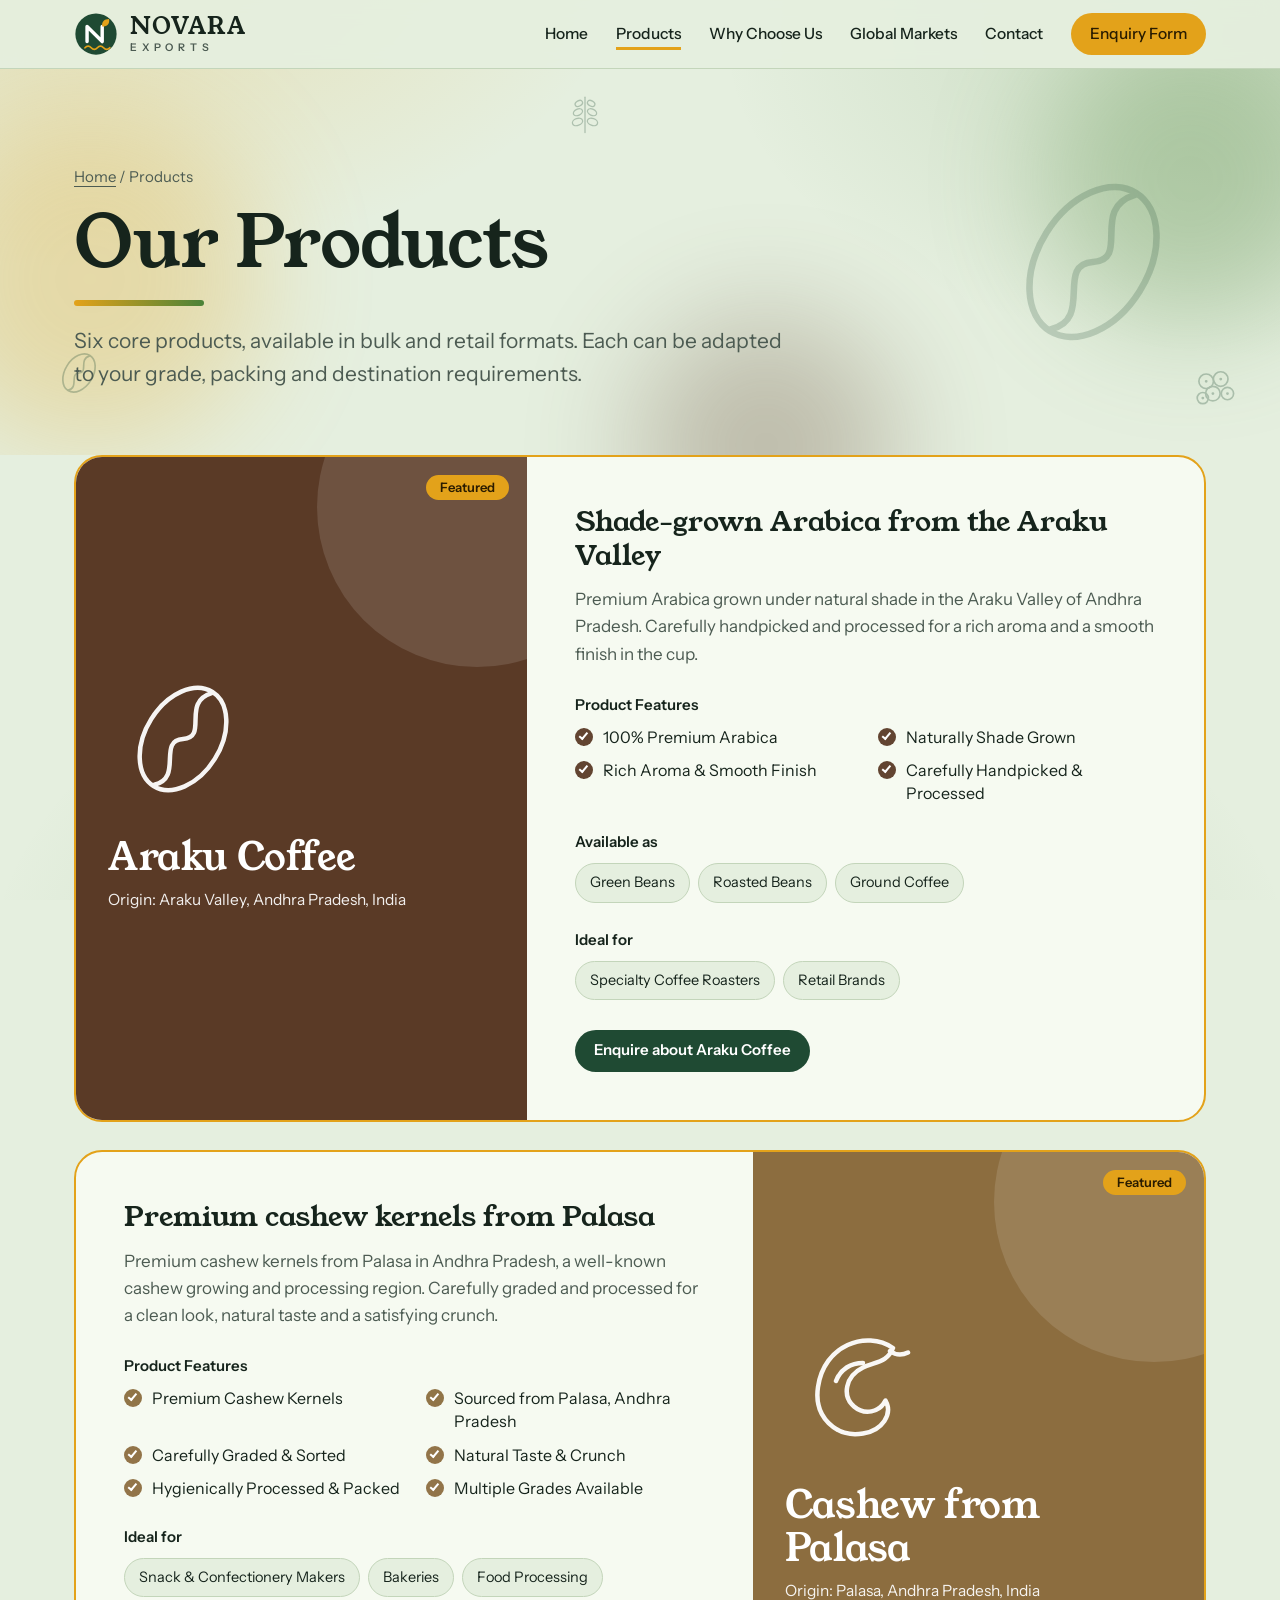
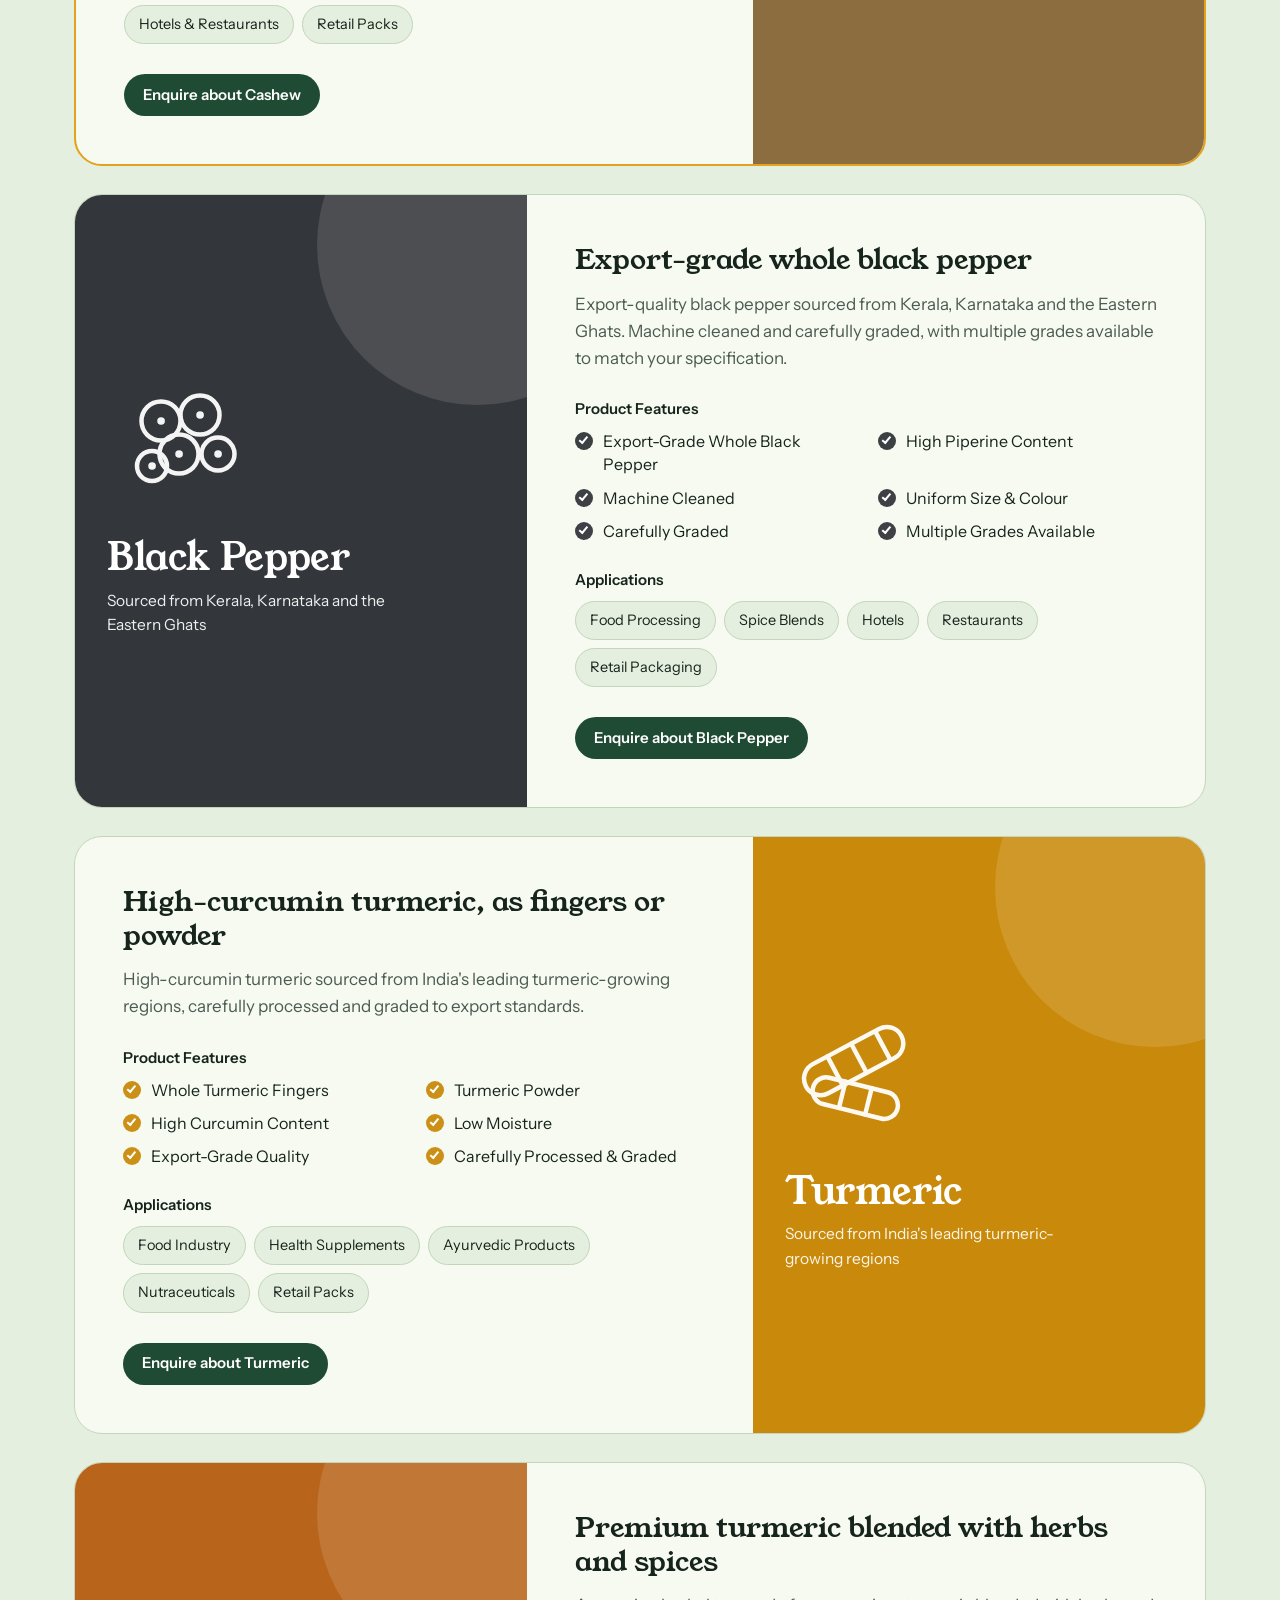
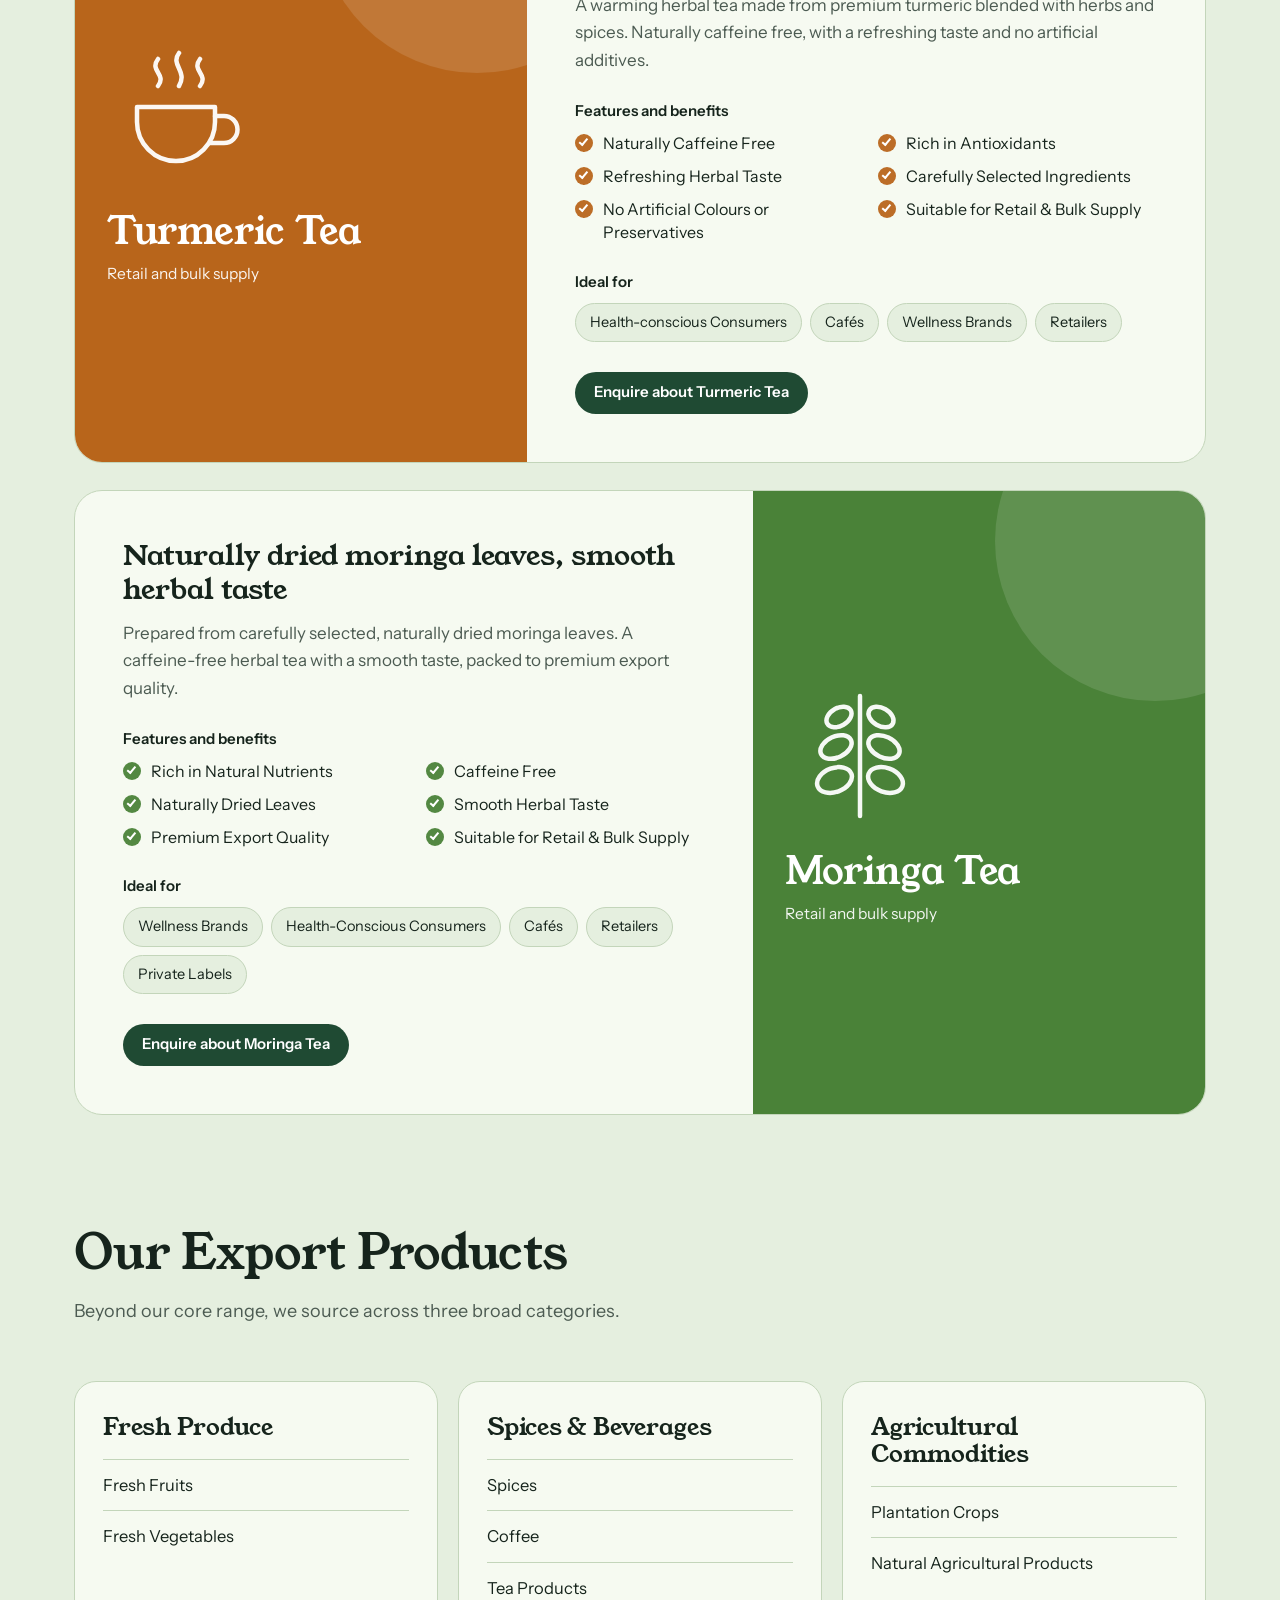
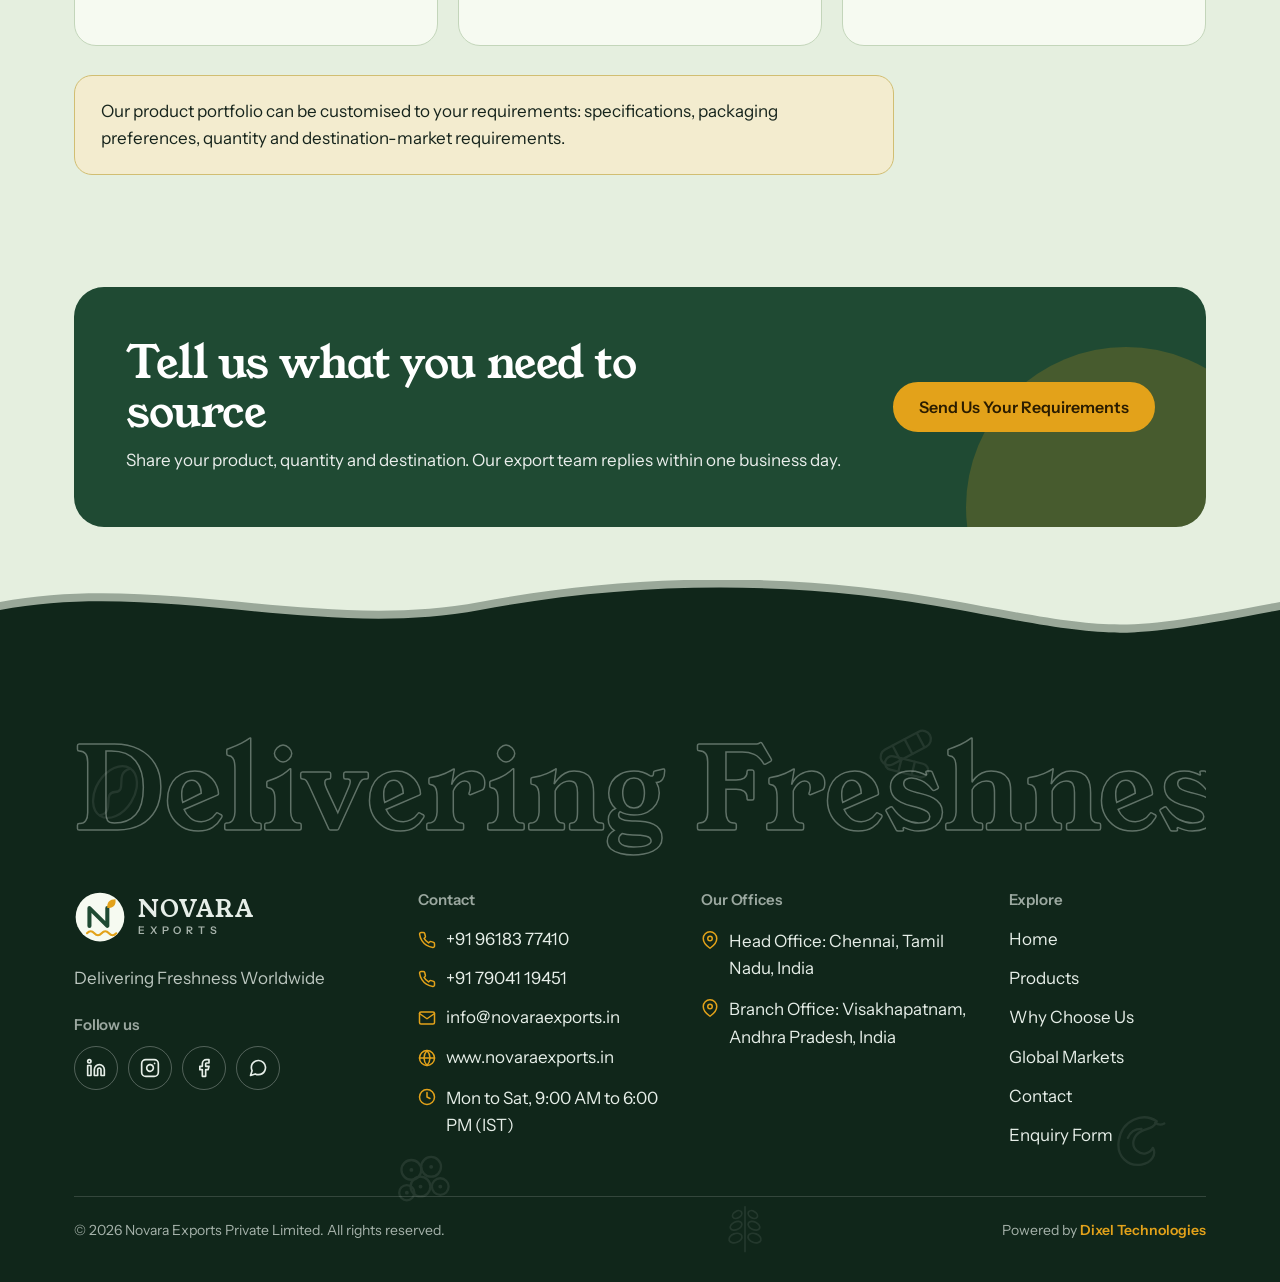
<file: products.html>
<!DOCTYPE html>
<html lang="en">
<head>
<meta charset="UTF-8">
<meta name="viewport" content="width=device-width, initial-scale=1, viewport-fit=cover">
<title>Our Products | Novara Exports</title>
<meta name="description" content="Araku coffee, cashew from Palasa, black pepper, turmeric, turmeric tea and moringa tea. Export-grade products from South India.">
<link rel="icon" href="favicon.svg" type="image/svg+xml">
<link rel="preconnect" href="https://fonts.googleapis.com">
<link rel="preconnect" href="https://fonts.gstatic.com" crossorigin>
<link href="https://fonts.googleapis.com/css2?family=Instrument+Sans:wght@400;500;600&family=Young+Serif&display=swap" rel="stylesheet">
<link rel="stylesheet" href="style.css">
</head>
<body id="top">
<svg width="0" height="0" style="position:absolute" aria-hidden="true">
  <defs>
    <symbol id="m-coffee" viewBox="0 0 100 100" fill="none" stroke="currentColor" stroke-width="3" stroke-linecap="round" stroke-linejoin="round">
      <g transform="rotate(32 50 50)"><ellipse cx="50" cy="50" rx="25" ry="37"/><path d="M50 14c-14 16 14 26 0 36s14 22 0 36"/></g>
    </symbol>
    <symbol id="m-pepper" viewBox="0 0 100 100" fill="none" stroke="currentColor" stroke-width="3" stroke-linecap="round" stroke-linejoin="round">
      <circle cx="36" cy="38" r="13"/><circle cx="62" cy="34" r="13"/><circle cx="48" cy="60" r="13"/><circle cx="74" cy="60" r="11"/><circle cx="30" cy="68" r="10"/>
      <path d="M36 38l.1 0M62 34l.1 0M48 60l.1 0M74 60l.1 0M30 68l.1 0" stroke-width="5"/>
    </symbol>
    <symbol id="m-turmeric" viewBox="0 0 100 100" fill="none" stroke="currentColor" stroke-width="3" stroke-linecap="round" stroke-linejoin="round">
      <g transform="rotate(-28 50 50)"><rect x="14" y="30" width="72" height="22" rx="11"/><path d="M36 30v22M54 30v22M72 31v20"/></g>
      <g transform="rotate(14 50 50)"><rect x="22" y="58" width="58" height="18" rx="9"/><path d="M42 58v18M60 58v18"/></g>
    </symbol>
    <symbol id="m-tea" viewBox="0 0 100 100" fill="none" stroke="currentColor" stroke-width="3" stroke-linecap="round" stroke-linejoin="round">
      <path d="M20 46h52v10a26 26 0 0 1-26 26h0a26 26 0 0 1-26-26z"/><path d="M72 52h6a9 9 0 0 1 0 18h-9"/><path d="M34 14c-6 8 6 10 0 18M48 10c-6 8 6 12 0 22M62 14c-6 8 6 10 0 18"/>
    </symbol>
    <symbol id="m-moringa" viewBox="0 0 100 100" fill="none" stroke="currentColor" stroke-width="3" stroke-linecap="round" stroke-linejoin="round">
      <path d="M50 92V12"/>
      <ellipse cx="36" cy="26" rx="9" ry="6" transform="rotate(-30 36 26)"/><ellipse cx="64" cy="26" rx="9" ry="6" transform="rotate(30 64 26)"/>
      <ellipse cx="34" cy="46" rx="11" ry="7" transform="rotate(-25 34 46)"/><ellipse cx="66" cy="46" rx="11" ry="7" transform="rotate(25 66 46)"/>
      <ellipse cx="33" cy="68" rx="12" ry="8" transform="rotate(-20 33 68)"/><ellipse cx="67" cy="68" rx="12" ry="8" transform="rotate(20 67 68)"/>
    </symbol>
  <symbol id="m-cashew" viewBox="0 0 100 100" fill="none" stroke="currentColor" stroke-width="3" stroke-linecap="round" stroke-linejoin="round"><path d="M72 24C54 12 26 22 22 50c-3 20 12 34 30 31 13-2 20-13 15-22-4 8-14 10-21 4-8-7-6-20 6-26 8-4 16-3 20-13z"/><path d="M70 26c4 3 8 3 12 1"/><path d="M34 46c3-8 10-12 18-12"/></symbol><symbol id="logo" viewBox="0 0 64 64"><circle cx="32" cy="32" r="30" fill="var(--brand)"/><path d="M19 43V21l22 22V21" fill="none" stroke="var(--brand-ink)" stroke-width="5" stroke-linecap="round" stroke-linejoin="round"/><path d="M41 21c-1-7 3-11 10-11 1 7-2 11-10 11z" fill="var(--accent)"/><path d="M16 52q4.5-5 9 0t9 0 9 0 9 0" fill="none" stroke="var(--accent)" stroke-width="2.6" stroke-linecap="round"/></symbol><symbol id="s-ship" viewBox="0 0 300 170"><rect x="52" y="84" width="26" height="16" fill="#5A3A26"/><rect x="80" y="84" width="26" height="16" fill="#C98A0B"/><rect x="108" y="84" width="26" height="16" fill="#4A8238"/><rect x="136" y="84" width="26" height="16" fill="#33363A"/><rect x="164" y="84" width="26" height="16" fill="#B8651B"/><rect x="66" y="68" width="26" height="16" fill="#4A8238"/><rect x="94" y="68" width="26" height="16" fill="#B8651B"/><rect x="122" y="68" width="26" height="16" fill="#5A3A26"/><rect x="150" y="68" width="26" height="16" fill="#C98A0B"/><rect x="80" y="52" width="26" height="16" fill="#C98A0B"/><rect x="108" y="52" width="26" height="16" fill="#33363A"/><rect x="136" y="52" width="26" height="16" fill="#8C6D3F"/><rect x="214" y="56" width="46" height="44" rx="3" fill="#F6FAF1"/><rect x="220" y="63" width="8" height="8" fill="#2F7F73"/><rect x="232" y="63" width="8" height="8" fill="#2F7F73"/><rect x="244" y="63" width="8" height="8" fill="#2F7F73"/><rect x="220" y="79" width="8" height="8" fill="#2F7F73"/><rect x="232" y="79" width="8" height="8" fill="#2F7F73"/><rect x="244" y="79" width="8" height="8" fill="#2F7F73"/><rect x="232" y="38" width="14" height="20" fill="#E3A21A"/><rect x="232" y="44" width="14" height="5" fill="#1F4A33"/><path d="M239 38V20" stroke="#1F4A33" stroke-width="2"/><path d="M239 20l16 5-16 5z" fill="#E3A21A"/><circle cx="246" cy="30" r="5" fill="#fff" fill-opacity=".7"/><circle cx="256" cy="22" r="4" fill="#fff" fill-opacity=".5"/><path d="M18 100H282L254 146H48Z" fill="#1F4A33"/><path d="M24 108H276L271 115H29Z" fill="#E3A21A"/><circle cx="84" cy="128" r="5" fill="#F6FAF1"/><circle cx="114" cy="128" r="5" fill="#F6FAF1"/><circle cx="144" cy="128" r="5" fill="#F6FAF1"/><circle cx="174" cy="128" r="5" fill="#F6FAF1"/><circle cx="204" cy="128" r="5" fill="#F6FAF1"/></symbol><symbol id="i-phone" viewBox="0 0 24 24" fill="none" stroke="currentColor" stroke-width="2" stroke-linecap="round" stroke-linejoin="round"><path d="M22 16.92v3a2 2 0 0 1-2.18 2 19.79 19.79 0 0 1-8.63-3.07 19.5 19.5 0 0 1-6-6 19.79 19.79 0 0 1-3.07-8.67A2 2 0 0 1 4.11 2h3a2 2 0 0 1 2 1.72 12.84 12.84 0 0 0 .7 2.81 2 2 0 0 1-.45 2.11L8.09 9.91a16 16 0 0 0 6 6l1.27-1.27a2 2 0 0 1 2.11-.45 12.84 12.84 0 0 0 2.81.7A2 2 0 0 1 22 16.92z"/></symbol><symbol id="i-mail" viewBox="0 0 24 24" fill="none" stroke="currentColor" stroke-width="2" stroke-linecap="round" stroke-linejoin="round"><path d="M4 4h16c1.1 0 2 .9 2 2v12c0 1.1-.9 2-2 2H4c-1.1 0-2-.9-2-2V6c0-1.1.9-2 2-2z"/><path d="M22 6l-10 7L2 6"/></symbol><symbol id="i-pin" viewBox="0 0 24 24" fill="none" stroke="currentColor" stroke-width="2" stroke-linecap="round" stroke-linejoin="round"><path d="M21 10c0 7-9 13-9 13s-9-6-9-13a9 9 0 0 1 18 0z"/><circle cx="12" cy="10" r="3"/></symbol><symbol id="i-clock" viewBox="0 0 24 24" fill="none" stroke="currentColor" stroke-width="2" stroke-linecap="round" stroke-linejoin="round"><circle cx="12" cy="12" r="10"/><path d="M12 6v6l4 2"/></symbol><symbol id="i-globe" viewBox="0 0 24 24" fill="none" stroke="currentColor" stroke-width="2" stroke-linecap="round" stroke-linejoin="round"><circle cx="12" cy="12" r="10"/><path d="M2 12h20"/><path d="M12 2a15.3 15.3 0 0 1 4 10 15.3 15.3 0 0 1-4 10 15.3 15.3 0 0 1-4-10 15.3 15.3 0 0 1 4-10z"/></symbol><symbol id="i-building" viewBox="0 0 24 24" fill="none" stroke="currentColor" stroke-width="2" stroke-linecap="round" stroke-linejoin="round"><rect x="4" y="2" width="16" height="20" rx="2"/><path d="M9 22v-4h6v4M8 6h.01M12 6h.01M16 6h.01M8 10h.01M12 10h.01M16 10h.01M8 14h.01M12 14h.01M16 14h.01"/></symbol><symbol id="i-linkedin" viewBox="0 0 24 24" fill="none" stroke="currentColor" stroke-width="2" stroke-linecap="round" stroke-linejoin="round"><path d="M16 8a6 6 0 0 1 6 6v7h-4v-7a2 2 0 0 0-2-2 2 2 0 0 0-2 2v7h-4v-7a6 6 0 0 1 6-6z"/><rect x="2" y="9" width="4" height="12"/><circle cx="4" cy="4" r="2"/></symbol><symbol id="i-instagram" viewBox="0 0 24 24" fill="none" stroke="currentColor" stroke-width="2" stroke-linecap="round" stroke-linejoin="round"><rect x="2" y="2" width="20" height="20" rx="5" ry="5"/><path d="M16 11.37A4 4 0 1 1 12.63 8 4 4 0 0 1 16 11.37z"/><path d="M17.5 6.5h.01"/></symbol><symbol id="i-facebook" viewBox="0 0 24 24" fill="none" stroke="currentColor" stroke-width="2" stroke-linecap="round" stroke-linejoin="round"><path d="M18 2h-3a5 5 0 0 0-5 5v3H7v4h3v8h4v-8h3l1-4h-4V7a1 1 0 0 1 1-1h3z"/></symbol><symbol id="i-whatsapp" viewBox="0 0 24 24" fill="none" stroke="currentColor" stroke-width="2" stroke-linecap="round" stroke-linejoin="round"><path d="M21 11.5a8.38 8.38 0 0 1-.9 3.8 8.5 8.5 0 0 1-7.6 4.7 8.38 8.38 0 0 1-3.8-.9L3 21l1.9-5.7a8.38 8.38 0 0 1-.9-3.8 8.5 8.5 0 0 1 4.7-7.6 8.38 8.38 0 0 1 3.8-.9h.5a8.48 8.48 0 0 1 8 8v.5z"/></symbol><symbol id="i-sprout" viewBox="0 0 24 24" fill="none" stroke="currentColor" stroke-width="2" stroke-linecap="round" stroke-linejoin="round"><path d="M12 22V11"/><path d="M12 12C12 8 9 5.5 4.5 5.5 4.5 10 7.5 12 12 12z"/><path d="M12 15c0-3.5 2.5-6 7.5-6 0 4-2.7 6-7.5 6z"/></symbol><symbol id="i-search" viewBox="0 0 24 24" fill="none" stroke="currentColor" stroke-width="2" stroke-linecap="round" stroke-linejoin="round"><circle cx="11" cy="11" r="7"/><path d="M21 21l-4.35-4.35"/><path d="M8 11l2 2 4-4"/></symbol><symbol id="i-package" viewBox="0 0 24 24" fill="none" stroke="currentColor" stroke-width="2" stroke-linecap="round" stroke-linejoin="round"><path d="M16.5 9.4L7.5 4.21"/><path d="M21 16V8a2 2 0 0 0-1-1.73l-7-4a2 2 0 0 0-2 0l-7 4A2 2 0 0 0 3 8v8a2 2 0 0 0 1 1.73l7 4a2 2 0 0 0 2 0l7-4A2 2 0 0 0 21 16z"/><path d="M3.27 6.96L12 12.01l8.73-5.05"/><path d="M12 22.08V12"/></symbol><symbol id="i-plane" viewBox="0 0 24 24" fill="none" stroke="currentColor" stroke-width="2" stroke-linecap="round" stroke-linejoin="round"><path d="M22 2L11 13"/><path d="M22 2l-7 20-4-9-9-4 20-7z"/></symbol><symbol id="i-ship" viewBox="0 0 24 24" fill="none" stroke="currentColor" stroke-width="2" stroke-linecap="round" stroke-linejoin="round"><path d="M2 20c2 0 2-1.5 4-1.5s2 1.5 4 1.5 2-1.5 4-1.5 2 1.5 4 1.5 2-1.5 4-1.5"/><path d="M4 16l1.5-6h13L20 16z"/><path d="M9 10V6h6v4"/><path d="M12 6V3"/></symbol><symbol id="i-tag" viewBox="0 0 24 24" fill="none" stroke="currentColor" stroke-width="2" stroke-linecap="round" stroke-linejoin="round"><path d="M20.59 13.41l-7.17 7.17a2 2 0 0 1-2.83 0L2 12V2h10l8.59 8.59a2 2 0 0 1 0 2.82z"/><path d="M7 7h.01"/></symbol><symbol id="i-bag" viewBox="0 0 24 24" fill="none" stroke="currentColor" stroke-width="2" stroke-linecap="round" stroke-linejoin="round"><path d="M6 2L3 6v14a2 2 0 0 0 2 2h14a2 2 0 0 0 2-2V6l-3-4z"/><path d="M3 6h18"/><path d="M16 10a4 4 0 0 1-8 0"/></symbol><symbol id="i-shield" viewBox="0 0 24 24" fill="none" stroke="currentColor" stroke-width="2" stroke-linecap="round" stroke-linejoin="round"><path d="M12 22s8-4 8-10V5l-8-3-8 3v7c0 6 8 10 8 10z"/><path d="M9 12l2 2 4-4"/></symbol><symbol id="i-truck" viewBox="0 0 24 24" fill="none" stroke="currentColor" stroke-width="2" stroke-linecap="round" stroke-linejoin="round"><rect x="1" y="3" width="15" height="13"/><path d="M16 8h4l3 3v5h-7V8z"/><circle cx="5.5" cy="18.5" r="2.5"/><circle cx="18.5" cy="18.5" r="2.5"/></symbol></defs>
</svg>

<header class="site-header">
  <div class="wrap bar">
    <a class="brand" href="index.html" aria-label="Novara Exports home">
      <svg class="logo" aria-hidden="true"><use href="#logo"/></svg>
      <span class="wm"><b>NOVARA</b><small>EXPORTS</small></span>
    </a>
    <button class="menu-btn" id="menuBtn" aria-expanded="false" aria-controls="nav" aria-label="Open menu">
      <svg viewBox="0 0 24 24" fill="none" stroke="currentColor" stroke-width="2" stroke-linecap="round"><path d="M4 7h16M4 12h16M4 17h16"/></svg>
    </button>
    <nav class="nav" id="nav" aria-label="Main">
      <a href="index.html">Home</a>
      <a href="products.html" class="active">Products</a>
      <a href="why-us.html">Why Choose Us</a>
      <a href="markets.html">Global Markets</a>
      <a href="contact.html">Contact</a>
      <a class="btn btn-accent btn-sm" href="enquiry.html">Enquiry Form</a>
    </nav>
  </div>
</header>

<section class="page-hero">
  <div class="blobs" aria-hidden="true">
    <i></i><i></i><i></i>
    <svg><use href="#m-coffee"/></svg>
    <svg><use href="#m-moringa"/></svg>
    <svg><use href="#m-pepper"/></svg>
  </div>
  <svg class="big-ico" aria-hidden="true"><use href="#m-coffee"/></svg>
  <div class="wrap">
    <p class="crumb"><a href="index.html">Home</a> / Products</p>
    <h1 class="anim-title">Our Products</h1>
    <p class="lead">Six core products, available in bulk and retail formats. Each can be adapted to your grade, packing and destination requirements.</p>
  </div>
</section>

<main>
<section class="section" id="products" style="padding-top:0">
  <div class="wrap">

    <article class="product featured" id="araku-coffee" style="--tone:var(--coffee)">
      <div class="vis">
        <svg aria-hidden="true"><use href="#m-coffee"/></svg>
        <div>
          <h3>Araku Coffee</h3>
          <p class="origin">Origin: Araku Valley, Andhra Pradesh, India</p>
        </div>
      </div>
      <div class="info">
        <h4>Shade-grown Arabica from the Araku Valley</h4>
        <p class="desc">Premium Arabica grown under natural shade in the Araku Valley of Andhra Pradesh. Carefully handpicked and processed for a rich aroma and a smooth finish in the cup.</p>
        <h5>Product Features</h5>
        <ul class="checks">
          <li>100% Premium Arabica</li><li>Naturally Shade Grown</li><li>Rich Aroma &amp; Smooth Finish</li><li>Carefully Handpicked &amp; Processed</li>
        </ul>
        <h5>Available as</h5>
        <ul class="chips"><li>Green Beans</li><li>Roasted Beans</li><li>Ground Coffee</li></ul>
        <h5>Ideal for</h5>
        <ul class="chips"><li>Specialty Coffee Roasters</li><li>Retail Brands</li></ul>
        <a class="btn btn-primary btn-sm" href="enquiry.html?product=Araku%20Coffee">Enquire about Araku Coffee</a>
      </div>
    </article>
    <article class="product featured" id="cashew" style="--tone:var(--cashew)">
      <div class="vis">
        <svg aria-hidden="true"><use href="#m-cashew"/></svg>
        <div>
          <h3>Cashew from Palasa</h3>
          <p class="origin">Origin: Palasa, Andhra Pradesh, India</p>
        </div>
      </div>
      <div class="info">
        <h4>Premium cashew kernels from Palasa</h4>
        <p class="desc">Premium cashew kernels from Palasa in Andhra Pradesh, a well-known cashew growing and processing region. Carefully graded and processed for a clean look, natural taste and a satisfying crunch.</p>
        <h5>Product Features</h5>
        <ul class="checks">
          <li>Premium Cashew Kernels</li><li>Sourced from Palasa, Andhra Pradesh</li><li>Carefully Graded &amp; Sorted</li><li>Natural Taste &amp; Crunch</li><li>Hygienically Processed &amp; Packed</li><li>Multiple Grades Available</li>
        </ul>
        <h5>Ideal for</h5>
        <ul class="chips"><li>Snack &amp; Confectionery Makers</li><li>Bakeries</li><li>Food Processing</li><li>Hotels &amp; Restaurants</li><li>Retail Packs</li></ul>
        <a class="btn btn-primary btn-sm" href="enquiry.html?product=Cashew">Enquire about Cashew</a>
      </div>
    </article>


    <article class="product" id="black-pepper" style="--tone:var(--pepper)">
      <div class="vis">
        <svg aria-hidden="true"><use href="#m-pepper"/></svg>
        <div>
          <h3>Black Pepper</h3>
          <p class="origin">Sourced from Kerala, Karnataka and the Eastern Ghats</p>
        </div>
      </div>
      <div class="info">
        <h4>Export-grade whole black pepper</h4>
        <p class="desc">Export-quality black pepper sourced from Kerala, Karnataka and the Eastern Ghats. Machine cleaned and carefully graded, with multiple grades available to match your specification.</p>
        <h5>Product Features</h5>
        <ul class="checks">
          <li>Export-Grade Whole Black Pepper</li><li>High Piperine Content</li><li>Machine Cleaned</li><li>Uniform Size &amp; Colour</li><li>Carefully Graded</li><li>Multiple Grades Available</li>
        </ul>
        <h5>Applications</h5>
        <ul class="chips"><li>Food Processing</li><li>Spice Blends</li><li>Hotels</li><li>Restaurants</li><li>Retail Packaging</li></ul>
        <a class="btn btn-primary btn-sm" href="enquiry.html?product=Black%20Pepper">Enquire about Black Pepper</a>
      </div>
    </article>

    <article class="product" id="turmeric" style="--tone:var(--turmeric)">
      <div class="vis">
        <svg aria-hidden="true"><use href="#m-turmeric"/></svg>
        <div>
          <h3>Turmeric</h3>
          <p class="origin">Sourced from India's leading turmeric-growing regions</p>
        </div>
      </div>
      <div class="info">
        <h4>High-curcumin turmeric, as fingers or powder</h4>
        <p class="desc">High-curcumin turmeric sourced from India's leading turmeric-growing regions, carefully processed and graded to export standards.</p>
        <h5>Product Features</h5>
        <ul class="checks">
          <li>Whole Turmeric Fingers</li><li>Turmeric Powder</li><li>High Curcumin Content</li><li>Low Moisture</li><li>Export-Grade Quality</li><li>Carefully Processed &amp; Graded</li>
        </ul>
        <h5>Applications</h5>
        <ul class="chips"><li>Food Industry</li><li>Health Supplements</li><li>Ayurvedic Products</li><li>Nutraceuticals</li><li>Retail Packs</li></ul>
        <a class="btn btn-primary btn-sm" href="enquiry.html?product=Turmeric">Enquire about Turmeric</a>
      </div>
    </article>

    <article class="product" id="turmeric-tea" style="--tone:var(--tturmeric)">
      <div class="vis">
        <svg aria-hidden="true"><use href="#m-tea"/></svg>
        <div>
          <h3>Turmeric Tea</h3>
          <p class="origin">Retail and bulk supply</p>
        </div>
      </div>
      <div class="info">
        <h4>Premium turmeric blended with herbs and spices</h4>
        <p class="desc">A warming herbal tea made from premium turmeric blended with herbs and spices. Naturally caffeine free, with a refreshing taste and no artificial additives.</p>
        <h5>Features and benefits</h5>
        <ul class="checks">
          <li>Naturally Caffeine Free</li><li>Rich in Antioxidants</li><li>Refreshing Herbal Taste</li><li>Carefully Selected Ingredients</li><li>No Artificial Colours or Preservatives</li><li>Suitable for Retail &amp; Bulk Supply</li>
        </ul>
        <h5>Ideal for</h5>
        <ul class="chips"><li>Health-conscious Consumers</li><li>Cafés</li><li>Wellness Brands</li><li>Retailers</li></ul>
        <a class="btn btn-primary btn-sm" href="enquiry.html?product=Turmeric%20Tea">Enquire about Turmeric Tea</a>
      </div>
    </article>

    <article class="product" id="moringa-tea" style="--tone:var(--moringa)">
      <div class="vis">
        <svg aria-hidden="true"><use href="#m-moringa"/></svg>
        <div>
          <h3>Moringa Tea</h3>
          <p class="origin">Retail and bulk supply</p>
        </div>
      </div>
      <div class="info">
        <h4>Naturally dried moringa leaves, smooth herbal taste</h4>
        <p class="desc">Prepared from carefully selected, naturally dried moringa leaves. A caffeine-free herbal tea with a smooth taste, packed to premium export quality.</p>
        <h5>Features and benefits</h5>
        <ul class="checks">
          <li>Rich in Natural Nutrients</li><li>Caffeine Free</li><li>Naturally Dried Leaves</li><li>Smooth Herbal Taste</li><li>Premium Export Quality</li><li>Suitable for Retail &amp; Bulk Supply</li>
        </ul>
        <h5>Ideal for</h5>
        <ul class="chips"><li>Wellness Brands</li><li>Health-Conscious Consumers</li><li>Cafés</li><li>Retailers</li><li>Private Labels</li></ul>
        <a class="btn btn-primary btn-sm" href="enquiry.html?product=Moringa%20Tea">Enquire about Moringa Tea</a>
      </div>
    </article>
  </div>
</section>

<section class="section" id="categories" style="padding-top:0">
  <div class="wrap">
    <div class="section-head">
      <h2>Our Export Products</h2>
      <p>Beyond our core range, we source across three broad categories.</p>
    </div>
    <div class="cats">
      <div class="cat"><h3>Fresh Produce</h3><ul><li>Fresh Fruits</li><li>Fresh Vegetables</li></ul></div>
      <div class="cat"><h3>Spices &amp; Beverages</h3><ul><li>Spices</li><li>Coffee</li><li>Tea Products</li></ul></div>
      <div class="cat"><h3>Agricultural Commodities</h3><ul><li>Plantation Crops</li><li>Natural Agricultural Products</li></ul></div>
    </div>
    <p class="note">Our product portfolio can be customised to your requirements: specifications, packaging preferences, quantity and destination-market requirements.</p>
  </div>
</section>

<section class="section cta-section">
  <div class="wrap">
    <div class="cta-band">
      <div>
        <h2>Tell us what you need to source</h2>
        <p>Share your product, quantity and destination. Our export team replies within one business day.</p>
      </div>
      <a class="btn btn-accent pulse" href="enquiry.html">Send Us Your Requirements</a>
    </div>
  </div>
</section>
</main>

<footer class="footer">
  <div class="wave" aria-hidden="true">
    <svg class="w2" viewBox="0 0 2880 60" preserveAspectRatio="none"><path d="M0 30 C180 0 360 60 540 30 S900 0 1080 30 S1260 60 1440 30 C1620 0 1800 60 1980 30 S2340 0 2520 30 S2700 60 2880 30 V60 H0Z"/></svg>
    <svg viewBox="0 0 2880 60" preserveAspectRatio="none"><path d="M0 30 C180 0 360 60 540 30 S900 0 1080 30 S1260 60 1440 30 C1620 0 1800 60 1980 30 S2340 0 2520 30 S2700 60 2880 30 V60 H0Z"/></svg>
  </div>
  <div class="fbg" aria-hidden="true">
    <svg><use href="#m-coffee"/></svg><svg><use href="#m-pepper"/></svg><svg><use href="#m-turmeric"/></svg><svg><use href="#m-cashew"/></svg><svg><use href="#m-moringa"/></svg>
  </div>
  <div class="wrap">
    <div class="fmarq" aria-hidden="true"><div class="track"><div class="set"><span>Delivering Freshness Worldwide</span><span>Delivering Freshness Worldwide</span></div><div class="set"><span>Delivering Freshness Worldwide</span><span>Delivering Freshness Worldwide</span></div></div></div>
    <div class="foot">
      <div>
        <a class="flogo" href="index.html" aria-label="Novara Exports home">
          <svg class="logo" aria-hidden="true"><use href="#logo"/></svg>
          <span class="wm"><b>NOVARA</b><small>EXPORTS</small></span>
        </a>
        <p class="tag">Delivering Freshness Worldwide</p>
        <h3 class="fol">Follow us</h3>
        <div class="social"><a href="#" aria-label="LinkedIn" title="LinkedIn"><svg class="ic" aria-hidden="true"><use href="#i-linkedin"/></svg></a><a href="#" aria-label="Instagram" title="Instagram"><svg class="ic" aria-hidden="true"><use href="#i-instagram"/></svg></a><a href="#" aria-label="Facebook" title="Facebook"><svg class="ic" aria-hidden="true"><use href="#i-facebook"/></svg></a><a href="https://wa.me/919618377410" aria-label="WhatsApp" title="WhatsApp" target="_blank" rel="noopener"><svg class="ic" aria-hidden="true"><use href="#i-whatsapp"/></svg></a></div>
      </div>
      <div>
        <h3>Contact</h3>
        <ul>
          <li><svg class="ic" aria-hidden="true"><use href="#i-phone"/></svg><a class="fl" href="tel:+919618377410">+91 96183 77410</a></li>
          <li><svg class="ic" aria-hidden="true"><use href="#i-phone"/></svg><a class="fl" href="tel:+917904119451">+91 79041 19451</a></li>
          <li><svg class="ic" aria-hidden="true"><use href="#i-mail"/></svg><a class="fl" href="mailto:info@novaraexports.in">info@novaraexports.in</a></li>
          <li><svg class="ic" aria-hidden="true"><use href="#i-globe"/></svg><a class="fl" href="index.html">www.novaraexports.in</a></li>
          <li class="office"><svg class="ic" aria-hidden="true"><use href="#i-clock"/></svg><span>Mon to Sat, 9:00 AM to 6:00 PM (IST)</span></li>
        </ul>
      </div>
      <div>
        <h3>Our Offices</h3>
        <ul>
          <li class="office"><svg class="ic" aria-hidden="true"><use href="#i-pin"/></svg><span>Head Office: Chennai, Tamil Nadu, India</span></li>
          <li class="office"><svg class="ic" aria-hidden="true"><use href="#i-pin"/></svg><span>Branch Office: Visakhapatnam, Andhra Pradesh, India</span></li>
        </ul>
      </div>
      <div>
        <h3>Explore</h3>
        <ul>
          <li><a class="fl" href="index.html">Home</a></li>
          <li><a class="fl" href="products.html">Products</a></li>
          <li><a class="fl" href="why-us.html">Why Choose Us</a></li>
          <li><a class="fl" href="markets.html">Global Markets</a></li>
          <li><a class="fl" href="contact.html">Contact</a></li>
          <li><a class="fl" href="enquiry.html">Enquiry Form</a></li>
        </ul>
      </div>
    </div>
    <div class="copy">
      <p>&copy; <span id="yr">2026</span> Novara Exports Private Limited. All rights reserved.</p>
      <p class="pw">Powered by <strong>Dixel Technologies</strong></p>
    </div>
  </div>
</footer>
<a class="totop" id="toTop" href="#top" aria-label="Back to top"><svg viewBox="0 0 24 24" fill="none" stroke="currentColor" stroke-width="2.4" stroke-linecap="round" stroke-linejoin="round"><path d="M12 19V5M5 12l7-7 7 7"/></svg></a>
<script src="script.js"></script>
</body>
</html>
</file>
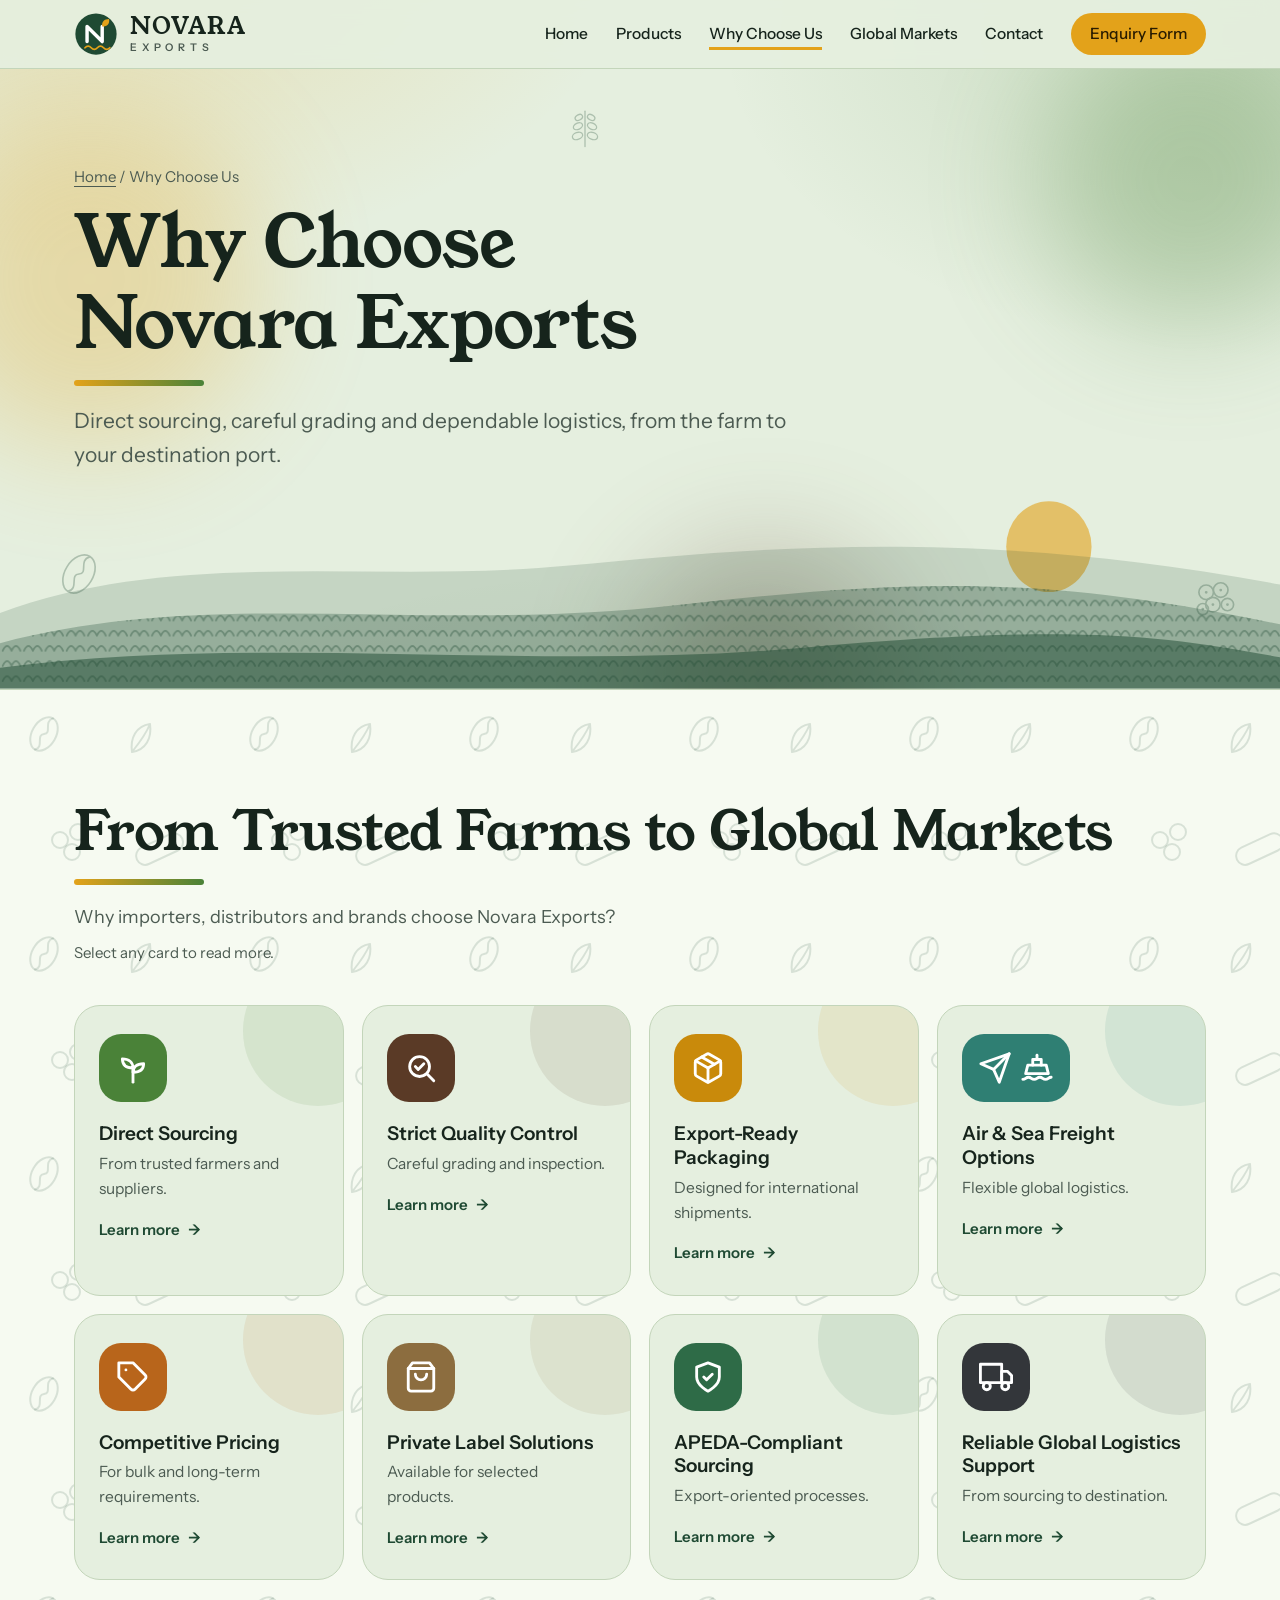
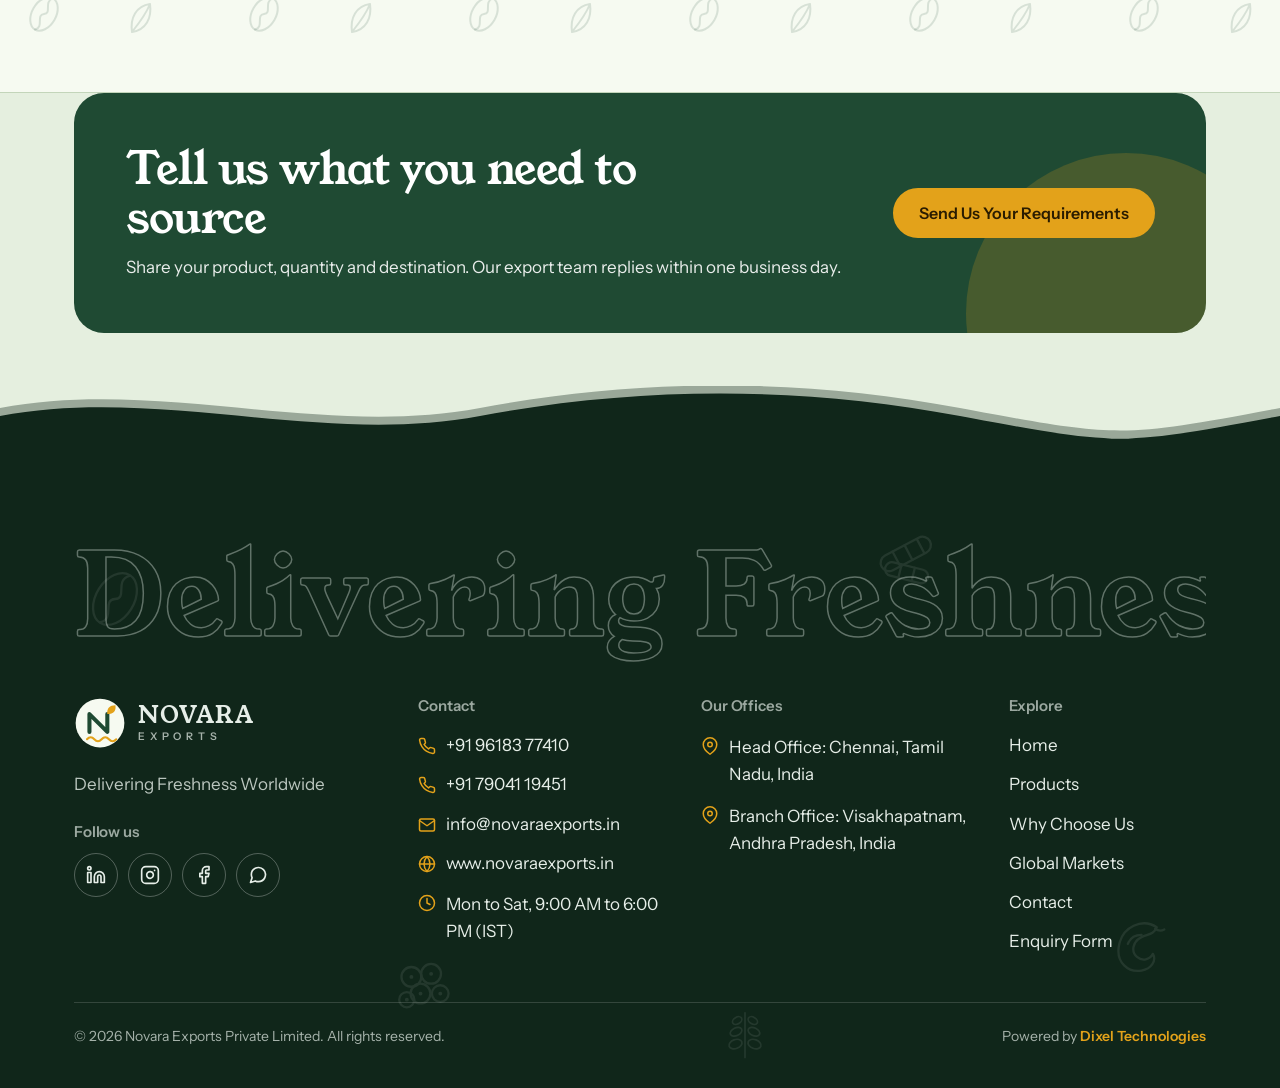
<file: why-us.html>
<!DOCTYPE html>
<html lang="en">
<head>
<meta charset="UTF-8">
<meta name="viewport" content="width=device-width, initial-scale=1, viewport-fit=cover">
<title>Why Choose Novara Exports</title>
<meta name="description" content="Direct sourcing, strict quality control, export-ready packaging and reliable global logistics.">
<link rel="icon" href="favicon.svg" type="image/svg+xml">
<link rel="preconnect" href="https://fonts.googleapis.com">
<link rel="preconnect" href="https://fonts.gstatic.com" crossorigin>
<link href="https://fonts.googleapis.com/css2?family=Instrument+Sans:wght@400;500;600&family=Young+Serif&display=swap" rel="stylesheet">
<link rel="stylesheet" href="style.css">
</head>
<body id="top">
<svg width="0" height="0" style="position:absolute" aria-hidden="true">
  <defs>
    <symbol id="m-coffee" viewBox="0 0 100 100" fill="none" stroke="currentColor" stroke-width="3" stroke-linecap="round" stroke-linejoin="round">
      <g transform="rotate(32 50 50)"><ellipse cx="50" cy="50" rx="25" ry="37"/><path d="M50 14c-14 16 14 26 0 36s14 22 0 36"/></g>
    </symbol>
    <symbol id="m-pepper" viewBox="0 0 100 100" fill="none" stroke="currentColor" stroke-width="3" stroke-linecap="round" stroke-linejoin="round">
      <circle cx="36" cy="38" r="13"/><circle cx="62" cy="34" r="13"/><circle cx="48" cy="60" r="13"/><circle cx="74" cy="60" r="11"/><circle cx="30" cy="68" r="10"/>
      <path d="M36 38l.1 0M62 34l.1 0M48 60l.1 0M74 60l.1 0M30 68l.1 0" stroke-width="5"/>
    </symbol>
    <symbol id="m-turmeric" viewBox="0 0 100 100" fill="none" stroke="currentColor" stroke-width="3" stroke-linecap="round" stroke-linejoin="round">
      <g transform="rotate(-28 50 50)"><rect x="14" y="30" width="72" height="22" rx="11"/><path d="M36 30v22M54 30v22M72 31v20"/></g>
      <g transform="rotate(14 50 50)"><rect x="22" y="58" width="58" height="18" rx="9"/><path d="M42 58v18M60 58v18"/></g>
    </symbol>
    <symbol id="m-tea" viewBox="0 0 100 100" fill="none" stroke="currentColor" stroke-width="3" stroke-linecap="round" stroke-linejoin="round">
      <path d="M20 46h52v10a26 26 0 0 1-26 26h0a26 26 0 0 1-26-26z"/><path d="M72 52h6a9 9 0 0 1 0 18h-9"/><path d="M34 14c-6 8 6 10 0 18M48 10c-6 8 6 12 0 22M62 14c-6 8 6 10 0 18"/>
    </symbol>
    <symbol id="m-moringa" viewBox="0 0 100 100" fill="none" stroke="currentColor" stroke-width="3" stroke-linecap="round" stroke-linejoin="round">
      <path d="M50 92V12"/>
      <ellipse cx="36" cy="26" rx="9" ry="6" transform="rotate(-30 36 26)"/><ellipse cx="64" cy="26" rx="9" ry="6" transform="rotate(30 64 26)"/>
      <ellipse cx="34" cy="46" rx="11" ry="7" transform="rotate(-25 34 46)"/><ellipse cx="66" cy="46" rx="11" ry="7" transform="rotate(25 66 46)"/>
      <ellipse cx="33" cy="68" rx="12" ry="8" transform="rotate(-20 33 68)"/><ellipse cx="67" cy="68" rx="12" ry="8" transform="rotate(20 67 68)"/>
    </symbol>
  <symbol id="m-cashew" viewBox="0 0 100 100" fill="none" stroke="currentColor" stroke-width="3" stroke-linecap="round" stroke-linejoin="round"><path d="M72 24C54 12 26 22 22 50c-3 20 12 34 30 31 13-2 20-13 15-22-4 8-14 10-21 4-8-7-6-20 6-26 8-4 16-3 20-13z"/><path d="M70 26c4 3 8 3 12 1"/><path d="M34 46c3-8 10-12 18-12"/></symbol><symbol id="logo" viewBox="0 0 64 64"><circle cx="32" cy="32" r="30" fill="var(--brand)"/><path d="M19 43V21l22 22V21" fill="none" stroke="var(--brand-ink)" stroke-width="5" stroke-linecap="round" stroke-linejoin="round"/><path d="M41 21c-1-7 3-11 10-11 1 7-2 11-10 11z" fill="var(--accent)"/><path d="M16 52q4.5-5 9 0t9 0 9 0 9 0" fill="none" stroke="var(--accent)" stroke-width="2.6" stroke-linecap="round"/></symbol><symbol id="s-ship" viewBox="0 0 300 170"><rect x="52" y="84" width="26" height="16" fill="#5A3A26"/><rect x="80" y="84" width="26" height="16" fill="#C98A0B"/><rect x="108" y="84" width="26" height="16" fill="#4A8238"/><rect x="136" y="84" width="26" height="16" fill="#33363A"/><rect x="164" y="84" width="26" height="16" fill="#B8651B"/><rect x="66" y="68" width="26" height="16" fill="#4A8238"/><rect x="94" y="68" width="26" height="16" fill="#B8651B"/><rect x="122" y="68" width="26" height="16" fill="#5A3A26"/><rect x="150" y="68" width="26" height="16" fill="#C98A0B"/><rect x="80" y="52" width="26" height="16" fill="#C98A0B"/><rect x="108" y="52" width="26" height="16" fill="#33363A"/><rect x="136" y="52" width="26" height="16" fill="#8C6D3F"/><rect x="214" y="56" width="46" height="44" rx="3" fill="#F6FAF1"/><rect x="220" y="63" width="8" height="8" fill="#2F7F73"/><rect x="232" y="63" width="8" height="8" fill="#2F7F73"/><rect x="244" y="63" width="8" height="8" fill="#2F7F73"/><rect x="220" y="79" width="8" height="8" fill="#2F7F73"/><rect x="232" y="79" width="8" height="8" fill="#2F7F73"/><rect x="244" y="79" width="8" height="8" fill="#2F7F73"/><rect x="232" y="38" width="14" height="20" fill="#E3A21A"/><rect x="232" y="44" width="14" height="5" fill="#1F4A33"/><path d="M239 38V20" stroke="#1F4A33" stroke-width="2"/><path d="M239 20l16 5-16 5z" fill="#E3A21A"/><circle cx="246" cy="30" r="5" fill="#fff" fill-opacity=".7"/><circle cx="256" cy="22" r="4" fill="#fff" fill-opacity=".5"/><path d="M18 100H282L254 146H48Z" fill="#1F4A33"/><path d="M24 108H276L271 115H29Z" fill="#E3A21A"/><circle cx="84" cy="128" r="5" fill="#F6FAF1"/><circle cx="114" cy="128" r="5" fill="#F6FAF1"/><circle cx="144" cy="128" r="5" fill="#F6FAF1"/><circle cx="174" cy="128" r="5" fill="#F6FAF1"/><circle cx="204" cy="128" r="5" fill="#F6FAF1"/></symbol><symbol id="i-phone" viewBox="0 0 24 24" fill="none" stroke="currentColor" stroke-width="2" stroke-linecap="round" stroke-linejoin="round"><path d="M22 16.92v3a2 2 0 0 1-2.18 2 19.79 19.79 0 0 1-8.63-3.07 19.5 19.5 0 0 1-6-6 19.79 19.79 0 0 1-3.07-8.67A2 2 0 0 1 4.11 2h3a2 2 0 0 1 2 1.72 12.84 12.84 0 0 0 .7 2.81 2 2 0 0 1-.45 2.11L8.09 9.91a16 16 0 0 0 6 6l1.27-1.27a2 2 0 0 1 2.11-.45 12.84 12.84 0 0 0 2.81.7A2 2 0 0 1 22 16.92z"/></symbol><symbol id="i-mail" viewBox="0 0 24 24" fill="none" stroke="currentColor" stroke-width="2" stroke-linecap="round" stroke-linejoin="round"><path d="M4 4h16c1.1 0 2 .9 2 2v12c0 1.1-.9 2-2 2H4c-1.1 0-2-.9-2-2V6c0-1.1.9-2 2-2z"/><path d="M22 6l-10 7L2 6"/></symbol><symbol id="i-pin" viewBox="0 0 24 24" fill="none" stroke="currentColor" stroke-width="2" stroke-linecap="round" stroke-linejoin="round"><path d="M21 10c0 7-9 13-9 13s-9-6-9-13a9 9 0 0 1 18 0z"/><circle cx="12" cy="10" r="3"/></symbol><symbol id="i-clock" viewBox="0 0 24 24" fill="none" stroke="currentColor" stroke-width="2" stroke-linecap="round" stroke-linejoin="round"><circle cx="12" cy="12" r="10"/><path d="M12 6v6l4 2"/></symbol><symbol id="i-globe" viewBox="0 0 24 24" fill="none" stroke="currentColor" stroke-width="2" stroke-linecap="round" stroke-linejoin="round"><circle cx="12" cy="12" r="10"/><path d="M2 12h20"/><path d="M12 2a15.3 15.3 0 0 1 4 10 15.3 15.3 0 0 1-4 10 15.3 15.3 0 0 1-4-10 15.3 15.3 0 0 1 4-10z"/></symbol><symbol id="i-building" viewBox="0 0 24 24" fill="none" stroke="currentColor" stroke-width="2" stroke-linecap="round" stroke-linejoin="round"><rect x="4" y="2" width="16" height="20" rx="2"/><path d="M9 22v-4h6v4M8 6h.01M12 6h.01M16 6h.01M8 10h.01M12 10h.01M16 10h.01M8 14h.01M12 14h.01M16 14h.01"/></symbol><symbol id="i-linkedin" viewBox="0 0 24 24" fill="none" stroke="currentColor" stroke-width="2" stroke-linecap="round" stroke-linejoin="round"><path d="M16 8a6 6 0 0 1 6 6v7h-4v-7a2 2 0 0 0-2-2 2 2 0 0 0-2 2v7h-4v-7a6 6 0 0 1 6-6z"/><rect x="2" y="9" width="4" height="12"/><circle cx="4" cy="4" r="2"/></symbol><symbol id="i-instagram" viewBox="0 0 24 24" fill="none" stroke="currentColor" stroke-width="2" stroke-linecap="round" stroke-linejoin="round"><rect x="2" y="2" width="20" height="20" rx="5" ry="5"/><path d="M16 11.37A4 4 0 1 1 12.63 8 4 4 0 0 1 16 11.37z"/><path d="M17.5 6.5h.01"/></symbol><symbol id="i-facebook" viewBox="0 0 24 24" fill="none" stroke="currentColor" stroke-width="2" stroke-linecap="round" stroke-linejoin="round"><path d="M18 2h-3a5 5 0 0 0-5 5v3H7v4h3v8h4v-8h3l1-4h-4V7a1 1 0 0 1 1-1h3z"/></symbol><symbol id="i-whatsapp" viewBox="0 0 24 24" fill="none" stroke="currentColor" stroke-width="2" stroke-linecap="round" stroke-linejoin="round"><path d="M21 11.5a8.38 8.38 0 0 1-.9 3.8 8.5 8.5 0 0 1-7.6 4.7 8.38 8.38 0 0 1-3.8-.9L3 21l1.9-5.7a8.38 8.38 0 0 1-.9-3.8 8.5 8.5 0 0 1 4.7-7.6 8.38 8.38 0 0 1 3.8-.9h.5a8.48 8.48 0 0 1 8 8v.5z"/></symbol><symbol id="i-sprout" viewBox="0 0 24 24" fill="none" stroke="currentColor" stroke-width="2" stroke-linecap="round" stroke-linejoin="round"><path d="M12 22V11"/><path d="M12 12C12 8 9 5.5 4.5 5.5 4.5 10 7.5 12 12 12z"/><path d="M12 15c0-3.5 2.5-6 7.5-6 0 4-2.7 6-7.5 6z"/></symbol><symbol id="i-search" viewBox="0 0 24 24" fill="none" stroke="currentColor" stroke-width="2" stroke-linecap="round" stroke-linejoin="round"><circle cx="11" cy="11" r="7"/><path d="M21 21l-4.35-4.35"/><path d="M8 11l2 2 4-4"/></symbol><symbol id="i-package" viewBox="0 0 24 24" fill="none" stroke="currentColor" stroke-width="2" stroke-linecap="round" stroke-linejoin="round"><path d="M16.5 9.4L7.5 4.21"/><path d="M21 16V8a2 2 0 0 0-1-1.73l-7-4a2 2 0 0 0-2 0l-7 4A2 2 0 0 0 3 8v8a2 2 0 0 0 1 1.73l7 4a2 2 0 0 0 2 0l7-4A2 2 0 0 0 21 16z"/><path d="M3.27 6.96L12 12.01l8.73-5.05"/><path d="M12 22.08V12"/></symbol><symbol id="i-plane" viewBox="0 0 24 24" fill="none" stroke="currentColor" stroke-width="2" stroke-linecap="round" stroke-linejoin="round"><path d="M22 2L11 13"/><path d="M22 2l-7 20-4-9-9-4 20-7z"/></symbol><symbol id="i-ship" viewBox="0 0 24 24" fill="none" stroke="currentColor" stroke-width="2" stroke-linecap="round" stroke-linejoin="round"><path d="M2 20c2 0 2-1.5 4-1.5s2 1.5 4 1.5 2-1.5 4-1.5 2 1.5 4 1.5 2-1.5 4-1.5"/><path d="M4 16l1.5-6h13L20 16z"/><path d="M9 10V6h6v4"/><path d="M12 6V3"/></symbol><symbol id="i-tag" viewBox="0 0 24 24" fill="none" stroke="currentColor" stroke-width="2" stroke-linecap="round" stroke-linejoin="round"><path d="M20.59 13.41l-7.17 7.17a2 2 0 0 1-2.83 0L2 12V2h10l8.59 8.59a2 2 0 0 1 0 2.82z"/><path d="M7 7h.01"/></symbol><symbol id="i-bag" viewBox="0 0 24 24" fill="none" stroke="currentColor" stroke-width="2" stroke-linecap="round" stroke-linejoin="round"><path d="M6 2L3 6v14a2 2 0 0 0 2 2h14a2 2 0 0 0 2-2V6l-3-4z"/><path d="M3 6h18"/><path d="M16 10a4 4 0 0 1-8 0"/></symbol><symbol id="i-shield" viewBox="0 0 24 24" fill="none" stroke="currentColor" stroke-width="2" stroke-linecap="round" stroke-linejoin="round"><path d="M12 22s8-4 8-10V5l-8-3-8 3v7c0 6 8 10 8 10z"/><path d="M9 12l2 2 4-4"/></symbol><symbol id="i-truck" viewBox="0 0 24 24" fill="none" stroke="currentColor" stroke-width="2" stroke-linecap="round" stroke-linejoin="round"><rect x="1" y="3" width="15" height="13"/><path d="M16 8h4l3 3v5h-7V8z"/><circle cx="5.5" cy="18.5" r="2.5"/><circle cx="18.5" cy="18.5" r="2.5"/></symbol></defs>
</svg>

<header class="site-header">
  <div class="wrap bar">
    <a class="brand" href="index.html" aria-label="Novara Exports home">
      <svg class="logo" aria-hidden="true"><use href="#logo"/></svg>
      <span class="wm"><b>NOVARA</b><small>EXPORTS</small></span>
    </a>
    <button class="menu-btn" id="menuBtn" aria-expanded="false" aria-controls="nav" aria-label="Open menu">
      <svg viewBox="0 0 24 24" fill="none" stroke="currentColor" stroke-width="2" stroke-linecap="round"><path d="M4 7h16M4 12h16M4 17h16"/></svg>
    </button>
    <nav class="nav" id="nav" aria-label="Main">
      <a href="index.html">Home</a>
      <a href="products.html">Products</a>
      <a href="why-us.html" class="active">Why Choose Us</a>
      <a href="markets.html">Global Markets</a>
      <a href="contact.html">Contact</a>
      <a class="btn btn-accent btn-sm" href="enquiry.html">Enquiry Form</a>
    </nav>
  </div>
</header>

<section class="page-hero has-scape">
  <div class="blobs" aria-hidden="true">
    <i></i><i></i><i></i>
    <svg><use href="#m-coffee"/></svg>
    <svg><use href="#m-moringa"/></svg>
    <svg><use href="#m-pepper"/></svg>
  </div>
  <svg class="scape" viewBox="0 0 1440 230" preserveAspectRatio="none" aria-hidden="true">
    <defs><pattern id="rows" width="24" height="16" patternUnits="userSpaceOnUse"><path d="M3 14q5-10 10 0M13 14q5-10 10 0" fill="none" stroke="var(--brand)" stroke-opacity=".5" stroke-width="2" stroke-linecap="round"/></pattern></defs>
    <circle class="sun" cx="1180" cy="80" r="48" fill="var(--accent)" fill-opacity=".6"/>
    <path d="M0 150C200 80 420 120 640 100S1100 60 1440 120V230H0Z" fill="var(--brand)" fill-opacity=".16"/>
    <path d="M0 182C240 122 480 172 760 142S1180 112 1440 162V230H0Z" fill="var(--brand)" fill-opacity=".28"/>
    <path d="M0 182C240 122 480 172 760 142S1180 112 1440 162V230H0Z" fill="url(#rows)" opacity=".7"/>
    <path d="M0 208C300 172 600 212 900 187S1300 172 1440 197V230H0Z" fill="var(--brand)" fill-opacity=".5"/>
  </svg>
  <div class="wrap">
    <p class="crumb"><a href="index.html">Home</a> / Why Choose Us</p>
    <h1 class="anim-title">Why Choose Novara Exports</h1>
    <p class="lead">Direct sourcing, careful grading and dependable logistics, from the farm to your destination port.</p>
  </div>
</section>

<main>

<section class="section why bg-botanical" id="why">
  <div class="wrap why-grid">
    <div>
      <h2 class="anim-title">From Trusted Farms to Global Markets</h2>
      <p class="intro">Why importers, distributors and brands choose Novara Exports?</p>
      <p class="tapnote">Select any card to read more.</p>
    </div>
    <ul class="why-list">
      <li style="--tone:var(--moringa)"><button type="button" class="wbtn" aria-haspopup="dialog"><span class="wicon"><svg aria-hidden="true"><use href="#i-sprout"/></svg></span><strong>Direct Sourcing</strong><span class="wtext">From trusted farmers and suppliers.</span><span class="more">Learn more <i>&rarr;</i></span></button><div class="wdetail" hidden><p>We buy straight from trusted farmers and suppliers across South India, so you know where your product comes from and how it was handled.</p><div class="wd-pts"><span class="wd-pt" style="--i:0">Farm-to-destination traceability</span><span class="wd-pt" style="--i:1">Fewer middlemen between farm and buyer</span><span class="wd-pt" style="--i:2">Long-term relationships with growers</span></div></div></li>
      <li style="--tone:var(--coffee)"><button type="button" class="wbtn" aria-haspopup="dialog"><span class="wicon"><svg aria-hidden="true"><use href="#i-search"/></svg></span><strong>Strict Quality Control</strong><span class="wtext">Careful grading and inspection.</span><span class="more">Learn more <i>&rarr;</i></span></button><div class="wdetail" hidden><p>Every lot is carefully graded and inspected before it is packed, so what you receive matches the specification you agreed.</p><div class="wd-pts"><span class="wd-pt" style="--i:0">Careful grading and sorting</span><span class="wd-pt" style="--i:1">Inspection before dispatch</span><span class="wd-pt" style="--i:2">Consistent size, colour and quality</span></div></div></li>
      <li style="--tone:var(--turmeric)"><button type="button" class="wbtn" aria-haspopup="dialog"><span class="wicon"><svg aria-hidden="true"><use href="#i-package"/></svg></span><strong>Export-Ready Packaging</strong><span class="wtext">Designed for international shipments.</span><span class="more">Learn more <i>&rarr;</i></span></button><div class="wdetail" hidden><p>Packing is designed for long international journeys, and can be matched to your preferred pack size and destination-market needs.</p><div class="wd-pts"><span class="wd-pt" style="--i:0">Export-grade packaging</span><span class="wd-pt" style="--i:1">Packing sizes to your preference</span><span class="wd-pt" style="--i:2">Protects freshness in transit</span></div></div></li>
      <li style="--tone:var(--teal)"><button type="button" class="wbtn" aria-haspopup="dialog"><span class="wicon"><svg aria-hidden="true"><use href="#i-plane"/></svg><svg aria-hidden="true"><use href="#i-ship"/></svg></span><strong>Air &amp; Sea Freight Options</strong><span class="wtext">Flexible global logistics.</span><span class="more">Learn more <i>&rarr;</i></span></button><div class="wdetail" hidden><p>Choose the shipping mode that fits your timeline and volume. We arrange freight from our sourcing points to your destination port.</p><div class="wd-pts"><span class="wd-pt" style="--i:0">Air freight for urgent or smaller lots</span><span class="wd-pt" style="--i:1">Sea freight for bulk shipments</span><span class="wd-pt" style="--i:2">Incoterms: EXW, FOB, CFR, CIF</span></div></div></li>
      <li style="--tone:var(--tturmeric)"><button type="button" class="wbtn" aria-haspopup="dialog"><span class="wicon"><svg aria-hidden="true"><use href="#i-tag"/></svg></span><strong>Competitive Pricing</strong><span class="wtext">For bulk and long-term requirements.</span><span class="more">Learn more <i>&rarr;</i></span></button><div class="wdetail" hidden><p>We price for bulk and long-term requirements, and keep payment terms flexible.</p><div class="wd-pts"><span class="wd-pt" style="--i:0">Competitive pricing on bulk orders</span><span class="wd-pt" style="--i:1">Long-term supply arrangements</span><span class="wd-pt" style="--i:2">Payment: Advance, LC at Sight, DP or open for discussion</span></div></div></li>
      <li style="--tone:var(--cashew)"><button type="button" class="wbtn" aria-haspopup="dialog"><span class="wicon"><svg aria-hidden="true"><use href="#i-bag"/></svg></span><strong>Private Label Solutions</strong><span class="wtext">Available for selected products.</span><span class="more">Learn more <i>&rarr;</i></span></button><div class="wdetail" hidden><p>Launch your own brand with our produce. Private-label packing is available for selected products, such as Moringa Tea.</p><div class="wd-pts"><span class="wd-pt" style="--i:0">Your brand, your packaging</span><span class="wd-pt" style="--i:1">Available for selected products</span><span class="wd-pt" style="--i:2">Share your specifications with us</span></div></div></li>
      <li style="--tone:var(--forest)"><button type="button" class="wbtn" aria-haspopup="dialog"><span class="wicon"><svg aria-hidden="true"><use href="#i-shield"/></svg></span><strong>APEDA-Compliant Sourcing</strong><span class="wtext">Export-oriented processes.</span><span class="more">Learn more <i>&rarr;</i></span></button><div class="wdetail" hidden><p>Our sourcing and export processes are APEDA-compliant and export-oriented, working with certified processors across South India.</p><div class="wd-pts"><span class="wd-pt" style="--i:0">APEDA-compliant sourcing</span><span class="wd-pt" style="--i:1">Certified processors</span><span class="wd-pt" style="--i:2">Export-oriented processes</span></div></div></li>
      <li style="--tone:var(--pepper)"><button type="button" class="wbtn" aria-haspopup="dialog"><span class="wicon"><svg aria-hidden="true"><use href="#i-truck"/></svg></span><strong>Reliable Global Logistics Support</strong><span class="wtext">From sourcing to destination.</span><span class="more">Learn more <i>&rarr;</i></span></button><div class="wdetail" hidden><p>From the farm gate to your port, one team coordinates sourcing, packing and shipping, so you have a single point of contact.</p><div class="wd-pts"><span class="wd-pt" style="--i:0">Support from sourcing to destination</span><span class="wd-pt" style="--i:1">Air and sea options</span><span class="wd-pt" style="--i:2">One team, one point of contact</span></div></div></li>
    </ul>
  </div>
</section>

<div class="modal" id="wModal" hidden>
  <div class="wm-card" role="dialog" aria-modal="true" aria-labelledby="wmTitle">
    <button class="wm-close" type="button" id="wmClose" aria-label="Close"><svg viewBox="0 0 24 24" fill="none" stroke="currentColor" stroke-width="2.4" stroke-linecap="round"><path d="M6 6l12 12M18 6L6 18"/></svg></button>
    <span class="wicon wm-icon" id="wmIcon"></span>
    <h3 id="wmTitle"></h3>
    <p class="wm-lead" id="wmLead"></p>
    <div class="wd-pts" id="wmPts"></div>
    <div class="wm-act"><a class="btn btn-accent btn-sm" href="enquiry.html">Send Us Your Requirements</a></div>
  </div>
</div>


<section class="section cta-section">
  <div class="wrap">
    <div class="cta-band">
      <div>
        <h2>Tell us what you need to source</h2>
        <p>Share your product, quantity and destination. Our export team replies within one business day.</p>
      </div>
      <a class="btn btn-accent pulse" href="enquiry.html">Send Us Your Requirements</a>
    </div>
  </div>
</section>
</main>

<footer class="footer">
  <div class="wave" aria-hidden="true">
    <svg class="w2" viewBox="0 0 2880 60" preserveAspectRatio="none"><path d="M0 30 C180 0 360 60 540 30 S900 0 1080 30 S1260 60 1440 30 C1620 0 1800 60 1980 30 S2340 0 2520 30 S2700 60 2880 30 V60 H0Z"/></svg>
    <svg viewBox="0 0 2880 60" preserveAspectRatio="none"><path d="M0 30 C180 0 360 60 540 30 S900 0 1080 30 S1260 60 1440 30 C1620 0 1800 60 1980 30 S2340 0 2520 30 S2700 60 2880 30 V60 H0Z"/></svg>
  </div>
  <div class="fbg" aria-hidden="true">
    <svg><use href="#m-coffee"/></svg><svg><use href="#m-pepper"/></svg><svg><use href="#m-turmeric"/></svg><svg><use href="#m-cashew"/></svg><svg><use href="#m-moringa"/></svg>
  </div>
  <div class="wrap">
    <div class="fmarq" aria-hidden="true"><div class="track"><div class="set"><span>Delivering Freshness Worldwide</span><span>Delivering Freshness Worldwide</span></div><div class="set"><span>Delivering Freshness Worldwide</span><span>Delivering Freshness Worldwide</span></div></div></div>
    <div class="foot">
      <div>
        <a class="flogo" href="index.html" aria-label="Novara Exports home">
          <svg class="logo" aria-hidden="true"><use href="#logo"/></svg>
          <span class="wm"><b>NOVARA</b><small>EXPORTS</small></span>
        </a>
        <p class="tag">Delivering Freshness Worldwide</p>
        <h3 class="fol">Follow us</h3>
        <div class="social"><a href="#" aria-label="LinkedIn" title="LinkedIn"><svg class="ic" aria-hidden="true"><use href="#i-linkedin"/></svg></a><a href="#" aria-label="Instagram" title="Instagram"><svg class="ic" aria-hidden="true"><use href="#i-instagram"/></svg></a><a href="#" aria-label="Facebook" title="Facebook"><svg class="ic" aria-hidden="true"><use href="#i-facebook"/></svg></a><a href="https://wa.me/919618377410" aria-label="WhatsApp" title="WhatsApp" target="_blank" rel="noopener"><svg class="ic" aria-hidden="true"><use href="#i-whatsapp"/></svg></a></div>
      </div>
      <div>
        <h3>Contact</h3>
        <ul>
          <li><svg class="ic" aria-hidden="true"><use href="#i-phone"/></svg><a class="fl" href="tel:+919618377410">+91 96183 77410</a></li>
          <li><svg class="ic" aria-hidden="true"><use href="#i-phone"/></svg><a class="fl" href="tel:+917904119451">+91 79041 19451</a></li>
          <li><svg class="ic" aria-hidden="true"><use href="#i-mail"/></svg><a class="fl" href="mailto:info@novaraexports.in">info@novaraexports.in</a></li>
          <li><svg class="ic" aria-hidden="true"><use href="#i-globe"/></svg><a class="fl" href="index.html">www.novaraexports.in</a></li>
          <li class="office"><svg class="ic" aria-hidden="true"><use href="#i-clock"/></svg><span>Mon to Sat, 9:00 AM to 6:00 PM (IST)</span></li>
        </ul>
      </div>
      <div>
        <h3>Our Offices</h3>
        <ul>
          <li class="office"><svg class="ic" aria-hidden="true"><use href="#i-pin"/></svg><span>Head Office: Chennai, Tamil Nadu, India</span></li>
          <li class="office"><svg class="ic" aria-hidden="true"><use href="#i-pin"/></svg><span>Branch Office: Visakhapatnam, Andhra Pradesh, India</span></li>
        </ul>
      </div>
      <div>
        <h3>Explore</h3>
        <ul>
          <li><a class="fl" href="index.html">Home</a></li>
          <li><a class="fl" href="products.html">Products</a></li>
          <li><a class="fl" href="why-us.html">Why Choose Us</a></li>
          <li><a class="fl" href="markets.html">Global Markets</a></li>
          <li><a class="fl" href="contact.html">Contact</a></li>
          <li><a class="fl" href="enquiry.html">Enquiry Form</a></li>
        </ul>
      </div>
    </div>
    <div class="copy">
      <p>&copy; <span id="yr">2026</span> Novara Exports Private Limited. All rights reserved.</p>
      <p class="pw">Powered by <strong>Dixel Technologies</strong></p>
    </div>
  </div>
</footer>
<a class="totop" id="toTop" href="#top" aria-label="Back to top"><svg viewBox="0 0 24 24" fill="none" stroke="currentColor" stroke-width="2.4" stroke-linecap="round" stroke-linejoin="round"><path d="M12 19V5M5 12l7-7 7 7"/></svg></a>
<script src="script.js"></script>
</body>
</html>
</file>
<file: style.css>
:root{
  --bg:#E5EFDF; --surface:#F6FAF1; --ink:#16241C; --muted:#4C5B52; --line:#C3D5BA;
  --glow1:rgba(227,162,26,.22); --glow2:rgba(74,130,56,.2);
  --cashew:#8C6D3F; --teal:#2F7F73; --forest:#2E6B47; --sea:#2F7F73; --formbg:#FFFFFF;
  --brand:#1F4A33; --brand-ink:#FFFFFF; --accent:#E3A21A; --accent-ink:#2A1C00;
  --footer:#10261A; --footer-ink:#E6EEE8; --err:#B3261E;
  --coffee:#5A3A26; --pepper:#33363A; --turmeric:#C98A0B; --tturmeric:#B8651B; --moringa:#4A8238;
  --serif:'Young Serif',Georgia,'Times New Roman',serif;
  --sans:'Instrument Sans',system-ui,-apple-system,'Segoe UI',Roboto,sans-serif;
  box-sizing:border-box;
  padding-top:env(safe-area-inset-top,0px);
  padding-bottom:env(safe-area-inset-bottom,0px);
}
@media (prefers-color-scheme:dark){
  :root:not([data-theme="light"]){
    --bg:#0E1813; --surface:#15231B; --ink:#E8EFE9; --muted:#9DAEA3; --line:#26382D;
    --brand:#7CC49A; --brand-ink:#0B1A12; --accent:#F0B93A; --footer:#0A120E; --glow1:rgba(240,185,58,.07); --glow2:rgba(124,196,154,.08); --sea:#43A596; --formbg:#15231B; --err:#FF8A80;
  }
}
:root[data-theme="dark"]{
  --bg:#0E1813; --surface:#15231B; --ink:#E8EFE9; --muted:#9DAEA3; --line:#26382D;
  --brand:#7CC49A; --brand-ink:#0B1A12; --accent:#F0B93A; --footer:#0A120E; --glow1:rgba(240,185,58,.07); --glow2:rgba(124,196,154,.08); --sea:#43A596; --formbg:#15231B; --err:#FF8A80;
}
*,*::before,*::after{box-sizing:border-box}
html{height:100%;scroll-behavior:smooth;scroll-padding-top:calc(env(safe-area-inset-top,0px) + 84px)}
body{margin:0;min-height:100%;background:radial-gradient(900px 520px at 6% -6%,var(--glow1),transparent 62%),radial-gradient(900px 520px at 100% 4%,var(--glow2),transparent 62%),radial-gradient(1100px 700px at 50% 110%,var(--glow2),transparent 60%),var(--bg);background-attachment:fixed;color:var(--ink);font-family:var(--sans);font-size:17px;line-height:1.6;-webkit-font-smoothing:antialiased}
img,svg{max-width:100%}
a{color:inherit}
h1,h2,h3{font-family:var(--serif);font-weight:400;line-height:1.12;margin:0;letter-spacing:-.01em}
p{margin:0}
ul{margin:0;padding:0;list-style:none}
:focus-visible{outline:3px solid var(--accent);outline-offset:3px;border-radius:6px}
.wrap{width:100%;max-width:1180px;margin-inline:auto;padding-inline:24px}
.section{padding-block:clamp(64px,9vw,112px)}
.section-head{max-width:680px;margin-bottom:clamp(32px,5vw,56px)}
.section-head h2{font-size:clamp(30px,4.4vw,48px)}
.section-head p{margin-top:16px;color:var(--muted);font-size:18px}
.sr{position:absolute;width:1px;height:1px;overflow:hidden;clip:rect(0 0 0 0);white-space:nowrap}

/* Buttons */
.btn{display:inline-flex;align-items:center;justify-content:center;gap:8px;min-height:48px;padding:12px 24px;border-radius:999px;border:1.5px solid transparent;font:600 16px/1 var(--sans);text-decoration:none;cursor:pointer;transition:transform .15s,background .2s,border-color .2s}
.btn:active{transform:translateY(1px)}
.btn-primary{background:var(--brand);color:var(--brand-ink)}
.btn-primary:hover{filter:brightness(1.12)}
.btn-accent{background:var(--accent);color:var(--accent-ink)}
.btn-accent:hover{filter:brightness(1.07)}
.btn-ghost{border-color:var(--ink);color:var(--ink);background:transparent}
.btn-ghost:hover{background:var(--ink);color:var(--bg)}
.btn-sm{min-height:42px;padding:10px 18px;font-size:15px}

/* Header */
.site-header{position:sticky;top:env(safe-area-inset-top,0px);z-index:50;background:color-mix(in srgb,var(--bg) 92%,transparent);backdrop-filter:blur(10px);border-bottom:1px solid var(--line)}
.bar{display:flex;align-items:center;justify-content:space-between;gap:16px;min-height:68px}
.brand{display:flex;align-items:center;gap:10px;text-decoration:none}
.brand svg{width:34px;height:34px;color:var(--brand)}
.brand b{font-family:var(--serif);font-weight:400;font-size:20px;letter-spacing:.04em}
.nav{display:flex;align-items:center;gap:28px}
.nav a{text-decoration:none;font-weight:500;font-size:15.5px}
.nav a:not(.btn):hover{text-decoration:underline;text-underline-offset:6px}
.menu-btn{display:none;width:46px;height:46px;border-radius:12px;border:1.5px solid var(--line);background:var(--surface);color:var(--ink);cursor:pointer}
.menu-btn svg{width:22px;height:22px}
@media (max-width:860px){
  .menu-btn{display:inline-flex;align-items:center;justify-content:center}
  .nav{position:absolute;left:0;right:0;top:100%;flex-direction:column;align-items:stretch;gap:0;background:var(--surface);border-bottom:1px solid var(--line);padding:8px 24px 20px;display:none}
  .nav.open{display:flex}
  .nav a{padding:14px 0;border-bottom:1px solid var(--line)}
  .nav a.btn{margin-top:16px;border-bottom:0}
}

/* Hero */
.hero{padding-block:clamp(40px,7vw,88px) clamp(48px,7vw,96px)}
.hero-grid{display:grid;grid-template-columns:minmax(0,1fr) minmax(0,1.05fr);gap:clamp(32px,5vw,72px);align-items:center}
.hero h1{font-size:clamp(40px,6.4vw,76px);max-width:11ch}
.hero .lead{margin-top:22px;font-size:clamp(18px,2vw,21px);color:var(--muted);max-width:44ch}
.hero .cta{display:flex;flex-wrap:wrap;gap:12px;margin-top:32px}
.hero .small{margin-top:28px;font-size:15px;color:var(--muted);max-width:46ch}
.strip{display:flex;gap:8px;height:clamp(360px,48vw,540px)}
.panel{flex:1 1 0;min-width:0;position:relative;overflow:hidden;border-radius:20px;background:var(--tone);color:#fff;text-decoration:none;transition:flex-grow .55s cubic-bezier(.2,.8,.2,1)}
.panel.on{flex-grow:3.4}
.panel svg.motif{position:absolute;top:22px;left:50%;width:min(120px,70%);transform:translateX(-50%);color:#fff;opacity:.92}
.panel .name{position:absolute;left:50%;bottom:20px;transform:translateX(-50%);writing-mode:vertical-rl;rotate:180deg;font:600 17px/1 var(--sans);letter-spacing:.02em;white-space:nowrap;transition:opacity .25s}
.panel .more{position:absolute;left:18px;right:18px;bottom:20px;opacity:0;pointer-events:none;transition:opacity .3s .15s}
.panel .more strong{display:block;font:400 22px/1.15 var(--serif)}
.panel .more span{display:block;margin-top:6px;font-size:14px;opacity:.9}
.panel.on .name{opacity:0}
.panel.on .more{opacity:1}
@media (max-width:860px){.hero-grid{grid-template-columns:1fr}.hero h1{max-width:14ch}.strip{height:380px}}

/* Quality pillars */
.pillars{background:var(--brand);color:var(--brand-ink)}
.pillars .grid{display:grid;grid-template-columns:repeat(4,1fr);gap:0}
.pillar{padding:34px 28px;border-left:1px solid color-mix(in srgb,var(--brand-ink) 22%,transparent)}
.pillar:first-child{border-left:0}
.pillar h3{font-size:22px}
.pillar p{margin-top:8px;font-size:15.5px;opacity:.88}
@media (max-width:860px){.pillars .grid{grid-template-columns:1fr 1fr}.pillar:nth-child(odd){border-left:0}.pillar{border-top:1px solid color-mix(in srgb,var(--brand-ink) 22%,transparent)}.pillar:nth-child(-n+2){border-top:0}}
@media (max-width:520px){.pillars .grid{grid-template-columns:1fr}.pillar{border-left:0;border-top:1px solid color-mix(in srgb,var(--brand-ink) 22%,transparent)}.pillar:first-child{border-top:0}.pillar:nth-child(2){border-top:1px solid color-mix(in srgb,var(--brand-ink) 22%,transparent)}}

/* About */
.about{display:grid;grid-template-columns:minmax(0,.9fr) minmax(0,1.1fr);gap:clamp(28px,6vw,80px);align-items:start}
.about h2{font-size:clamp(30px,4.4vw,48px)}
.about .body p{color:var(--muted);font-size:18px}
.about .body p+p{margin-top:18px}
@media (max-width:860px){.about{grid-template-columns:1fr}}

/* Products */
.product{display:grid;grid-template-columns:minmax(0,.8fr) minmax(0,1.2fr);gap:0;background:var(--surface);border:1px solid var(--line);border-radius:28px;overflow:hidden}
.product+.product{margin-top:28px}
.product .vis{background:var(--tone);color:#fff;padding:36px 32px;display:flex;flex-direction:column;justify-content:space-between;min-height:340px}
.product .vis svg{width:min(190px,60%);color:#fff;opacity:.95}
.product .vis h3{font-size:clamp(28px,3.4vw,38px)}
.product .vis .origin{margin-top:10px;font-size:15.5px;opacity:.92;max-width:30ch}
.product .info{padding:clamp(28px,4vw,48px)}
.product .info h4{font:400 clamp(22px,2.6vw,28px)/1.2 var(--serif);margin:0}
.product .info .desc{margin-top:14px;color:var(--muted)}
.product h5{margin:28px 0 12px;font:600 15px/1.2 var(--sans);color:var(--ink)}
.checks{display:grid;grid-template-columns:1fr 1fr;gap:10px 24px}
.checks li{position:relative;padding-left:28px;font-size:16px;line-height:1.45}
.checks li::before{content:"";position:absolute;left:0;top:2px;width:18px;height:18px;border-radius:50%;background:var(--tone,var(--brand));opacity:.95}
.checks li::after{content:"";position:absolute;left:6px;top:6px;width:5px;height:9px;border:solid #fff;border-width:0 2px 2px 0;transform:rotate(40deg) translate(-1px,-1px)}
.chips{display:flex;flex-wrap:wrap;gap:8px}
.chips li{padding:7px 14px;border:1px solid var(--line);border-radius:999px;font-size:14.5px;background:var(--bg)}
.product .info .btn{margin-top:30px}
.product:nth-of-type(even){grid-template-columns:minmax(0,1.2fr) minmax(0,.8fr)}
.product:nth-of-type(even) .vis{order:2}
@media (max-width:860px){
  .product,.product:nth-of-type(even){grid-template-columns:1fr}
  .product:nth-of-type(even) .vis{order:0}
  .product .vis{min-height:240px}
  .checks{grid-template-columns:1fr}
}

/* Categories */
.cats{display:grid;grid-template-columns:repeat(3,1fr);gap:20px}
.cat{background:var(--surface);border:1px solid var(--line);border-radius:22px;padding:32px 28px}
.cat h3{font-size:24px}
.cat ul{margin-top:18px}
.cat li{padding:12px 0;border-top:1px solid var(--line);font-size:16.5px}
.note{margin-top:28px;padding:22px 26px;border-radius:18px;background:color-mix(in srgb,var(--accent) 16%,var(--surface));border:1px solid color-mix(in srgb,var(--accent) 45%,var(--line));max-width:820px}
@media (max-width:860px){.cats{grid-template-columns:1fr}}

/* Why */
.why{background:var(--surface);border-block:1px solid var(--line)}
.why-grid{display:grid;grid-template-columns:minmax(0,.85fr) minmax(0,1.15fr);gap:clamp(28px,6vw,80px)}
.why h2{font-size:clamp(32px,4.8vw,54px)}
.why .intro{margin-top:18px;color:var(--muted);font-size:18px;max-width:38ch}
.why-list{display:grid;gap:0}
.why-list li{display:grid;grid-template-columns:30px 1fr;gap:14px;padding:18px 0;border-top:1px solid var(--line)}
.why-list li:last-child{border-bottom:1px solid var(--line)}
.why-list .tick{width:26px;height:26px;border-radius:50%;background:var(--brand);position:relative;margin-top:2px}
.why-list .tick::after{content:"";position:absolute;left:9px;top:5px;width:6px;height:11px;border:solid var(--brand-ink);border-width:0 2.5px 2.5px 0;transform:rotate(40deg)}
.why-list strong{display:block;font-weight:600}
.why-list span{color:var(--muted);font-size:15.5px}
@media (max-width:860px){.why-grid{grid-template-columns:1fr}}

/* Markets */
.markets{border-top:1px solid var(--line)}
.market{display:grid;grid-template-columns:minmax(0,.7fr) minmax(0,1.3fr);gap:24px;padding:26px 0;border-bottom:1px solid var(--line);align-items:center}
.market h3{font-size:clamp(22px,2.6vw,28px)}
.market .chips li{background:var(--surface);font-size:15.5px;padding:8px 16px}
.market .chips li.soft{border-style:dashed;color:var(--muted)}
@media (max-width:700px){.market{grid-template-columns:1fr;gap:14px}}

/* Contact */
.contact-grid{display:grid;grid-template-columns:minmax(0,1fr) minmax(0,1fr);gap:clamp(28px,5vw,64px)}
.contact h2{font-size:clamp(30px,4.4vw,48px)}
.contact .msg{margin-top:18px;color:var(--muted);font-size:18px;max-width:46ch}
.details{display:grid;gap:0;background:var(--surface);border:1px solid var(--line);border-radius:22px;overflow:hidden}
.details div{padding:18px 24px;border-top:1px solid var(--line)}
.details div:first-child{border-top:0}
.details dt{font-size:14px;color:var(--muted)}
.details dd{margin:2px 0 0;font-weight:500}
.details a{text-underline-offset:4px}
dl.details{margin:0}
@media (max-width:860px){.contact-grid{grid-template-columns:1fr}}

/* Enquiry */
.enquiry{background:var(--surface);border-top:1px solid var(--line)}
.enq-head{max-width:720px;margin-bottom:36px}
.enq-head h2{font-size:clamp(32px,4.8vw,54px)}
.enq-head .sub{margin-top:10px;font:400 clamp(20px,2.4vw,26px)/1.3 var(--serif)}
.enq-head p.t{margin-top:14px;color:var(--muted);font-size:18px}
form{max-width:880px}
fieldset{border:0;margin:0 0 36px;padding:0;min-width:0}
legend{padding:0;margin-bottom:18px;font:400 24px/1.2 var(--serif)}
.row{display:grid;grid-template-columns:1fr 1fr;gap:18px 20px}
.field{display:flex;flex-direction:column;gap:6px;min-width:0}
.field.full{grid-column:1/-1}
label.l,.field>.l{font-size:15px;font-weight:500}
.req{color:var(--err)}
input[type=text],input[type=email],input[type=tel],input[type=url],input[type=date],textarea{width:100%;min-height:50px;padding:12px 14px;border-radius:12px;border:1.5px solid var(--line);background:var(--bg);color:var(--ink);font:inherit;font-size:16px}
textarea{min-height:120px;resize:vertical}
input:hover,textarea:hover{border-color:var(--muted)}
input:focus,textarea:focus{outline:3px solid color-mix(in srgb,var(--accent) 60%,transparent);border-color:var(--accent)}
input[aria-invalid=true],textarea[aria-invalid=true]{border-color:var(--err)}
.err{min-height:0;color:var(--err);font-size:14px}
.pills{display:flex;flex-wrap:wrap;gap:10px}
.pill{position:relative;display:inline-flex}
.pill input{position:absolute;opacity:0;inset:0;width:100%;height:100%;margin:0;cursor:pointer}
.pill span{display:inline-flex;align-items:center;gap:8px;min-height:46px;padding:10px 18px;border:1.5px solid var(--line);border-radius:999px;background:var(--bg);font-size:15.5px;transition:background .15s,border-color .15s}
.pill span::before{content:"";width:16px;height:16px;border:1.5px solid var(--muted);border-radius:5px;flex:none}
.pill input:checked+span{background:color-mix(in srgb,var(--brand) 14%,var(--bg));border-color:var(--brand)}
.pill input:checked+span::before{background:var(--brand);border-color:var(--brand);box-shadow:inset 0 0 0 3px var(--bg)}
.pill input:focus-visible+span{outline:3px solid var(--accent);outline-offset:2px}
.consent{display:flex;gap:12px;align-items:flex-start;padding:18px 20px;border:1.5px solid var(--line);border-radius:14px;background:var(--bg)}
.consent input{width:22px;height:22px;margin-top:2px;accent-color:var(--brand);flex:none}
.form-note{margin-top:14px;font-size:14.5px;color:var(--muted)}
.banner{display:none;margin-bottom:24px;padding:14px 18px;border-radius:12px;border:1.5px solid var(--err);color:var(--err);font-weight:500}
.banner.show{display:block}
.success{display:none;max-width:880px;padding:clamp(28px,4vw,44px);border-radius:24px;background:color-mix(in srgb,var(--brand) 10%,var(--bg));border:1.5px solid var(--brand)}
.success.show{display:block}
.success h3{font-size:clamp(26px,3.4vw,36px)}
.success p{margin-top:12px;color:var(--ink)}
.success .acts{display:flex;flex-wrap:wrap;gap:12px;margin-top:24px}
.success .fallback{margin-top:18px;padding:14px 18px;border-radius:12px;background:var(--surface);border:1px solid var(--line);font-size:15.5px;color:var(--muted)}
@media (max-width:640px){.row{grid-template-columns:1fr}}

/* Footer */
.footer{background:var(--footer);color:var(--footer-ink);padding-block:56px 40px}
.foot{display:grid;grid-template-columns:1.3fr 1fr 1fr;gap:36px}
.footer h2{font:400 24px/1.2 var(--serif)}
.footer .tag{margin-top:8px;opacity:.8}
.footer h3{font:600 15px/1.2 var(--sans);margin-bottom:12px;opacity:.7}
.footer li{padding:4px 0}
.footer a{text-underline-offset:4px}
.copy{margin-top:40px;padding-top:22px;border-top:1px solid rgba(255,255,255,.15);font-size:14px;opacity:.7}
@media (max-width:760px){.foot{grid-template-columns:1fr}}

/* ===== Motion layer ===== */
@keyframes bob{0%,100%{translate:0 0}50%{translate:0 -16px}}
@keyframes bobSoft{0%,100%{translate:0 0}50%{translate:0 12px}}
@keyframes drift{0%,100%{translate:0 0;rotate:0deg}50%{translate:0 -28px;rotate:12deg}}
@keyframes slide{from{translate:0 0}to{translate:-50% 0}}

/* hero background */
.hero{position:relative;overflow:hidden}
.hero .wrap{position:relative;z-index:1}
.blobs{position:absolute;inset:0;pointer-events:none;z-index:0}
.blobs i{position:absolute;border-radius:50%;filter:blur(60px);opacity:.28;animation:drift 9s ease-in-out infinite}
.blobs i:nth-child(1){width:340px;height:340px;background:var(--accent);left:-80px;top:40px}
.blobs i:nth-child(2){width:300px;height:300px;background:var(--moringa);right:-60px;top:-40px;animation-delay:-3s}
.blobs i:nth-child(3){width:260px;height:260px;background:var(--coffee);right:30%;bottom:-120px;animation-delay:-6s}
.blobs svg{position:absolute;width:56px;height:56px;color:var(--brand);opacity:.28;animation:drift 7s ease-in-out infinite}
.blobs svg:nth-of-type(1){left:4%;bottom:14%}
.blobs svg:nth-of-type(2){left:44%;top:6%;animation-delay:-2s;width:44px;height:44px}
.blobs svg:nth-of-type(3){right:3%;bottom:10%;animation-delay:-4s}

/* hero panels bob up and down, alternating */
.panel{animation:bobSoft 6s ease-in-out infinite;box-shadow:0 18px 36px -18px rgba(0,0,0,.45)}
.panel:nth-child(even){animation-name:bob;animation-duration:7s}
.panel:hover{animation-play-state:paused}
.panel svg.motif{animation:bob 3.6s ease-in-out infinite;transition:scale .4s}
.panel:nth-child(2) svg.motif{animation-delay:-.7s}
.panel:nth-child(3) svg.motif{animation-delay:-1.4s}
.panel:nth-child(4) svg.motif{animation-delay:-2.1s}
.panel:nth-child(5) svg.motif{animation-delay:-2.8s}
.panel:hover svg.motif,.panel.on svg.motif{scale:1.18}

/* marquee */
.marquee{background:var(--accent);color:var(--accent-ink);overflow:hidden;border-block:1px solid color-mix(in srgb,var(--accent-ink) 25%,transparent)}
.marquee .track{display:flex;width:max-content;animation:slide 38s linear infinite}
.marquee:hover .track{animation-play-state:paused}
.marquee .set{display:flex;align-items:center;flex:none}
.marquee .set span{font:400 clamp(22px,3vw,34px)/1 var(--serif);padding:20px 0;white-space:nowrap}
.marquee .set svg{width:30px;height:30px;margin:0 28px;flex:none;color:var(--accent-ink);animation:bob 2.4s ease-in-out infinite}

/* buttons */
.btn{transition:transform .25s cubic-bezier(.2,.8,.2,1),box-shadow .25s,background .2s,border-color .2s,color .2s}
.btn:hover{transform:translateY(-4px);box-shadow:0 12px 24px -10px rgba(0,0,0,.4)}
.btn:active{transform:translateY(0)}

/* pillars */
.pillar{transition:background .3s}
.pillar h3{transition:translate .3s}
.pillar:hover{background:color-mix(in srgb,var(--brand-ink) 10%,transparent)}
.pillar:hover h3{translate:0 -6px}

/* product cards */
.product{transition:transform .4s cubic-bezier(.2,.8,.2,1),box-shadow .4s,border-color .3s}
.product:hover{transform:translateY(-10px);box-shadow:0 30px 60px -24px rgba(0,0,0,.35);border-color:var(--tone)}
.product .vis{position:relative;overflow:hidden}
.product .vis::before{content:"";position:absolute;width:320px;height:320px;border-radius:50%;background:rgba(255,255,255,.12);right:-110px;top:-110px;transition:scale .6s cubic-bezier(.2,.8,.2,1)}
.product:hover .vis::before{scale:1.8}
.product .vis svg{animation:bob 4.5s ease-in-out infinite;transition:rotate .5s cubic-bezier(.2,.8,.2,1),scale .5s;position:relative}
.product:hover .vis svg{rotate:-10deg;scale:1.15}
.product .vis>div{position:relative}
.checks li{transition:translate .25s}
.checks li:hover{translate:6px 0}
.chips li{transition:translate .25s,border-color .25s,background .25s,color .25s}
.chips li:hover{translate:0 -4px;border-color:var(--brand);background:var(--brand);color:var(--brand-ink)}

/* categories, markets, why, contact */
.cat{transition:transform .35s cubic-bezier(.2,.8,.2,1),box-shadow .35s,border-color .3s}
.cat:hover{transform:translateY(-10px);box-shadow:0 24px 48px -22px rgba(0,0,0,.35);border-color:var(--accent)}
.cat li{transition:padding .25s,color .25s}
.cat li:hover{padding-left:12px;color:var(--brand)}
.why-list li{transition:translate .3s}
.why-list li:hover{translate:10px 0}
.why-list .tick{transition:scale .3s,background .3s}
.why-list li:hover .tick{scale:1.25;background:var(--accent)}
.market{transition:padding .3s,background .3s}
.market:hover{padding-inline:16px;background:var(--surface)}
.details div{transition:background .25s,padding .25s}
.details div:hover{background:var(--bg);padding-left:32px}
.panel,.product,.cat{will-change:transform}

/* scroll reveal: rises up as it enters the screen */
.js .rv{opacity:0;translate:0 56px;transition:opacity .9s ease,translate .9s cubic-bezier(.2,.8,.2,1);transition-delay:var(--d,0s)}
.js .rv.in{opacity:1;translate:0 0}


/* ===== Multi-page additions ===== */
.nav a.active:not(.btn){text-decoration:underline;text-decoration-color:var(--accent);text-decoration-thickness:3px;text-underline-offset:8px}

/* inner page header */
.page-hero{position:relative;overflow:hidden;padding-block:clamp(48px,8vw,96px) clamp(36px,5vw,64px)}
.page-hero .wrap{position:relative;z-index:1}
.page-hero .crumb{font-size:15px;color:var(--muted)}
.page-hero .crumb a{text-underline-offset:4px}
.page-hero h1{margin-top:14px;font-size:clamp(40px,6.4vw,72px);max-width:16ch}
.page-hero p.lead{margin-top:18px;max-width:52ch;font-size:clamp(18px,2vw,21px);color:var(--muted)}
.page-hero .big-ico{position:absolute;right:6%;top:50%;width:clamp(120px,18vw,220px);height:clamp(120px,18vw,220px);margin-top:calc(clamp(120px,18vw,220px) / -2);color:var(--brand);opacity:.2;animation:bob 5s ease-in-out infinite;z-index:0}
@media (max-width:700px){.page-hero .big-ico{opacity:.12;right:-20px}}

/* home: product cards */
.pcards{display:grid;grid-template-columns:repeat(auto-fit,minmax(210px,1fr));gap:18px}
.pcard{display:flex;flex-direction:column;justify-content:space-between;min-height:320px;padding:28px 24px;border-radius:26px;background:var(--tone);color:#fff;text-decoration:none;position:relative;overflow:hidden;box-shadow:0 18px 36px -20px rgba(0,0,0,.5);transition:transform .4s cubic-bezier(.2,.8,.2,1),box-shadow .4s}
.pcard::before{content:"";position:absolute;width:240px;height:240px;border-radius:50%;background:rgba(255,255,255,.13);right:-90px;top:-90px;transition:scale .6s cubic-bezier(.2,.8,.2,1)}
.pcard:hover{transform:translateY(-12px);box-shadow:0 30px 56px -22px rgba(0,0,0,.55)}
.pcard:hover::before{scale:2}
.pcard svg{width:96px;height:96px;color:#fff;position:relative;animation:bob 4s ease-in-out infinite;transition:rotate .5s,scale .5s}
.pcard:nth-child(2) svg{animation-delay:-.8s}.pcard:nth-child(3) svg{animation-delay:-1.6s}.pcard:nth-child(4) svg{animation-delay:-2.4s}.pcard:nth-child(5) svg{animation-delay:-3.2s}
.pcard:hover svg{rotate:-12deg;scale:1.18}
.pcard h3{font-size:26px;position:relative}
.pcard p{margin-top:8px;font-size:15px;opacity:.92;position:relative}
.pcard .go{margin-top:18px;font-weight:600;font-size:15px;position:relative;display:inline-flex;gap:8px;align-items:center}
.pcard .go i{display:inline-block;transition:translate .3s}
.pcard:hover .go i{translate:8px 0}

/* home: CTA band */
.cta-band{display:flex;flex-wrap:wrap;gap:24px;align-items:center;justify-content:space-between;padding:clamp(28px,5vw,52px);border-radius:30px;background:var(--brand);color:var(--brand-ink);position:relative;overflow:hidden}
.cta-band::after{content:"";position:absolute;width:320px;height:320px;border-radius:50%;background:var(--accent);opacity:.2;right:-80px;bottom:-140px;animation:drift 8s ease-in-out infinite}
.cta-band h2{font-size:clamp(28px,4vw,44px);max-width:20ch;position:relative}
.cta-band p{margin-top:10px;opacity:.9;position:relative}
.cta-band .btn{position:relative;z-index:1}

/* ===== Animated footer ===== */
@keyframes ring{from{scale:1;opacity:.9}to{scale:1.6;opacity:0}}
.footer{position:relative}
.footer .fbg{position:absolute;inset:0;overflow:hidden;pointer-events:none}
.footer .fbg svg{position:absolute;width:76px;height:76px;color:var(--footer-ink);opacity:.09;animation:drift 8s ease-in-out infinite}
.footer .fbg svg:nth-child(1){left:6%;top:18%}
.footer .fbg svg:nth-child(2){left:30%;bottom:10%;animation-delay:-2s}
.footer .fbg svg:nth-child(3){right:26%;top:12%;animation-delay:-4s}
.footer .fbg svg:nth-child(4){right:8%;bottom:16%;animation-delay:-6s}
.footer .fbg svg:nth-child(5){left:56%;bottom:4%;animation-delay:-3s;width:56px;height:56px}
.footer .wrap{position:relative;z-index:1}
.wave{position:absolute;left:0;right:0;top:-59px;height:60px;overflow:hidden;pointer-events:none}
.wave svg{display:block;width:200%;height:60px;fill:var(--footer);animation:slide 16s linear infinite}
.wave svg.w2{position:absolute;left:0;top:-8px;opacity:.35;animation-duration:24s;animation-direction:reverse}
.fcta{display:flex;flex-wrap:wrap;gap:20px;align-items:center;justify-content:space-between;padding-bottom:34px;border-bottom:1px solid rgba(255,255,255,.15)}
.fcta h2{font-size:clamp(26px,4vw,42px);max-width:22ch}
.pulse{position:relative}
.pulse::after{content:"";position:absolute;inset:-2px;border-radius:999px;border:2px solid var(--accent);animation:ring 2.2s ease-out infinite;pointer-events:none}
.fmarq{overflow:hidden;margin-block:30px 34px}
.fmarq .track{display:flex;width:max-content;animation:slide 34s linear infinite}
.fmarq .set{display:flex;flex:none}
.fmarq span{font:400 clamp(44px,9vw,120px)/1.15 var(--serif);color:transparent;-webkit-text-stroke:1.5px rgba(230,238,232,.38);padding-right:64px;white-space:nowrap;transition:color .4s}
.fmarq:hover span{color:rgba(230,238,232,.14)}
.footer a.fl{display:inline-block;text-decoration:none;background:linear-gradient(currentColor,currentColor) no-repeat 0 100%/0 1.5px;padding-bottom:2px;transition:background-size .3s,translate .3s}
.footer a.fl:hover{background-size:100% 1.5px;translate:6px 0}
.footer .foot h3{opacity:.65}
.footer li{padding:5px 0}
.copy{display:block}
.totop{position:fixed;right:20px;bottom:calc(20px + env(safe-area-inset-bottom,0px));z-index:60;width:54px;height:54px;border-radius:50%;background:var(--accent);color:var(--accent-ink);display:grid;place-items:center;box-shadow:0 10px 24px -8px rgba(0,0,0,.5);opacity:0;pointer-events:none;transition:opacity .3s,scale .25s}
.totop.show{opacity:1;pointer-events:auto}
.totop:hover{scale:1.12}
.totop svg{width:24px;height:24px;animation:bob 1.8s ease-in-out infinite}


/* ===== Client corrections ===== */
@keyframes sail{from{translate:0 0}to{translate:calc(100vw + 380px) 0}}
@keyframes rock{0%,100%{rotate:-2deg;translate:0 0}50%{rotate:2deg;translate:0 -7px}}
@keyframes dash{to{stroke-dashoffset:-48}}
@keyframes ping{0%{scale:1;opacity:.85}100%{scale:3.2;opacity:0}}
@keyframes glow{0%,100%{box-shadow:0 0 0 6px color-mix(in srgb,var(--accent) 24%,transparent),0 26px 50px -28px rgba(0,0,0,.45)}50%{box-shadow:0 0 0 14px color-mix(in srgb,var(--accent) 8%,transparent),0 26px 50px -28px rgba(0,0,0,.45)}}

.ic{width:18px;height:18px;flex:none}

/* ---- top bar ---- */
.topbar{background:var(--footer);color:var(--footer-ink);font-size:14px}
.tb{display:flex;align-items:center;justify-content:space-between;gap:12px;min-height:44px}
.tb-l,.tb-r{display:flex;align-items:center;flex-wrap:wrap;gap:4px 22px}
.tb-l a{display:inline-flex;align-items:center;gap:8px;text-decoration:none;opacity:.92;transition:opacity .2s,translate .2s,color .2s}
.tb-l a:hover{opacity:1;translate:0 -2px;color:var(--accent)}
.tb-l .ic{color:var(--accent)}
.tb .social{gap:6px}
.tb .social a{width:30px;height:30px;border:0;background:rgba(255,255,255,.12);color:var(--footer-ink)}
.tb .social a:hover{background:var(--accent);color:var(--accent-ink)}
.tb .social .ic{width:15px;height:15px}
@media (max-width:760px){.tb-l a:not(.keep) .t{display:none}.tb-l{gap:4px 16px}}
@media (max-width:420px){.tb{padding-inline:16px}.tb .social a{width:27px;height:27px}.tb .social{gap:4px}}

/* ---- social ---- */
.social{display:flex;flex-wrap:wrap;gap:10px}
.social a{width:44px;height:44px;border-radius:50%;display:grid;place-items:center;border:1.5px solid var(--line);background:var(--surface);color:var(--ink);text-decoration:none;transition:transform .25s cubic-bezier(.2,.8,.2,1),background .2s,color .2s,border-color .2s}
.social a:hover{transform:translateY(-5px) rotate(-6deg);background:var(--accent);color:var(--accent-ink);border-color:var(--accent)}
.social .ic{width:20px;height:20px}

/* ---- logo / brand ---- */
.brand{gap:12px}
.brand .logo{width:44px;height:44px;color:inherit;transition:rotate .5s cubic-bezier(.2,.8,.2,1),scale .3s}
.brand:hover .logo{rotate:-12deg;scale:1.08}
.wm{display:flex;flex-direction:column;line-height:1}
.wm b{font:400 23px/1 var(--serif);letter-spacing:.07em}
.wm small{margin-top:5px;font:600 10.5px/1 var(--sans);letter-spacing:.46em;color:var(--muted)}

/* ---- home tweaks ---- */
.about .body p{font-size:19.4px}

/* ---- featured products ---- */
.product .vis{justify-content:center;align-items:flex-start;gap:22px;min-height:280px}
.product .vis svg{width:min(150px,52%)}
.product.featured{border:2px solid var(--accent);animation:glow 3.2s ease-in-out infinite}
.product.featured:hover{border-color:var(--accent)}
.product.featured .vis::after{content:"Featured";position:absolute;top:18px;right:18px;padding:6px 14px;border-radius:999px;background:var(--accent);color:var(--accent-ink);font:600 13px/1 var(--sans)}
.pcard.featured::after{content:"Featured";position:absolute;top:16px;right:16px;padding:5px 12px;border-radius:999px;background:var(--accent);color:var(--accent-ink);font:600 12.5px/1 var(--sans)}
@media (max-width:860px){.product .vis{min-height:200px}}

/* ---- page hero decorations ---- */
.page-hero.has-scape{padding-bottom:clamp(120px,17vw,230px)}
.scape{position:absolute;left:0;right:0;bottom:0;width:100%;height:clamp(130px,17vw,230px);z-index:0;pointer-events:none}
.scape .sun{animation:bob 6s ease-in-out infinite}
.globe-wrap{position:absolute;right:2%;top:50%;width:clamp(240px,34vw,440px);aspect-ratio:1;margin-top:calc(clamp(240px,34vw,440px) / -2);z-index:0;pointer-events:none}
.globe-wrap svg{width:100%;height:100%;display:block}
.globe .arc{fill:none;stroke:var(--accent);stroke-width:2.4;stroke-linecap:round;stroke-dasharray:5 7;animation:dash 3s linear infinite}
.globe .pin{fill:var(--accent);transform-box:fill-box;transform-origin:center;animation:ping 2.6s ease-out infinite}
.globe .dot{fill:var(--accent)}
.globe .home{fill:var(--brand)}
.globe .grid{fill:none;stroke:var(--brand);stroke-opacity:.28;stroke-width:1.3}
.globe .orb{fill:color-mix(in srgb,var(--brand) 10%,transparent);stroke:var(--brand);stroke-opacity:.45;stroke-width:2}
@media (max-width:760px){.globe-wrap{opacity:.55;right:-60px}}

.hero-ship{position:absolute;right:3%;bottom:18px;width:clamp(230px,36vw,440px);aspect-ratio:300/170;z-index:1;pointer-events:none;animation:rock 5s ease-in-out infinite;transform-origin:50% 90%}
.hero-ship svg{width:100%;height:100%;display:block}
.page-hero.has-ship{padding-bottom:clamp(120px,15vw,200px)}
.waves{position:absolute;left:0;right:0;bottom:0;height:60px;overflow:hidden;pointer-events:none;z-index:2}
.waves svg{display:block;width:200%;height:60px;fill:var(--sea);fill-opacity:.55;animation:slide 14s linear infinite}
.waves svg.w2{position:absolute;left:0;top:-10px;fill-opacity:.3;animation-duration:22s;animation-direction:reverse}
@media (max-width:640px){.hero-ship{opacity:.9;right:-30px}}

/* ---- botanical background ---- */
.bg-botanical{background-image:url("data:image/svg+xml,%3Csvg xmlns='http://www.w3.org/2000/svg' width='220' height='220' viewBox='0 0 220 220' fill='none' stroke='%231F4A33' stroke-opacity='.14' stroke-width='2' stroke-linecap='round' stroke-linejoin='round'%3E%3Cg transform='rotate(30 44 44)'%3E%3Cellipse cx='44' cy='44' rx='12' ry='18'/%3E%3Cpath d='M44 26c-7 8 7 13 0 18s7 11 0 18'/%3E%3C/g%3E%3Cpath d='M150 34c-14 2-20 14-18 28 14-2 20-14 18-28zM150 34c-4 10-10 18-18 28'/%3E%3Ccircle cx='60' cy='150' r='8'/%3E%3Ccircle cx='78' cy='142' r='8'/%3E%3Ccircle cx='72' cy='162' r='8'/%3E%3Cg transform='rotate(-25 160 160)'%3E%3Crect x='135' y='150' width='50' height='18' rx='9'/%3E%3C/g%3E%3C/svg%3E");background-size:220px 220px}
@media (prefers-color-scheme:dark){:root:not([data-theme="light"]) .bg-botanical{background-image:url("data:image/svg+xml,%3Csvg xmlns='http://www.w3.org/2000/svg' width='220' height='220' viewBox='0 0 220 220' fill='none' stroke='%23E8EFE9' stroke-opacity='.07' stroke-width='2' stroke-linecap='round' stroke-linejoin='round'%3E%3Cg transform='rotate(30 44 44)'%3E%3Cellipse cx='44' cy='44' rx='12' ry='18'/%3E%3Cpath d='M44 26c-7 8 7 13 0 18s7 11 0 18'/%3E%3C/g%3E%3Cpath d='M150 34c-14 2-20 14-18 28 14-2 20-14 18-28zM150 34c-4 10-10 18-18 28'/%3E%3Ccircle cx='60' cy='150' r='8'/%3E%3Ccircle cx='78' cy='142' r='8'/%3E%3Ccircle cx='72' cy='162' r='8'/%3E%3Cg transform='rotate(-25 160 160)'%3E%3Crect x='135' y='150' width='50' height='18' rx='9'/%3E%3C/g%3E%3C/svg%3E")}}
:root[data-theme="dark"] .bg-botanical{background-image:url("data:image/svg+xml,%3Csvg xmlns='http://www.w3.org/2000/svg' width='220' height='220' viewBox='0 0 220 220' fill='none' stroke='%23E8EFE9' stroke-opacity='.07' stroke-width='2' stroke-linecap='round' stroke-linejoin='round'%3E%3Cg transform='rotate(30 44 44)'%3E%3Cellipse cx='44' cy='44' rx='12' ry='18'/%3E%3Cpath d='M44 26c-7 8 7 13 0 18s7 11 0 18'/%3E%3C/g%3E%3Cpath d='M150 34c-14 2-20 14-18 28 14-2 20-14 18-28zM150 34c-4 10-10 18-18 28'/%3E%3Ccircle cx='60' cy='150' r='8'/%3E%3Ccircle cx='78' cy='142' r='8'/%3E%3Ccircle cx='72' cy='162' r='8'/%3E%3Cg transform='rotate(-25 160 160)'%3E%3Crect x='135' y='150' width='50' height='18' rx='9'/%3E%3C/g%3E%3C/svg%3E")}
.bg-dots{background-image:radial-gradient(color-mix(in srgb,var(--brand) 24%,transparent) 1.6px,transparent 1.7px);background-size:24px 24px}

/* ---- why choose us: icon cards ---- */
.why{position:relative;overflow:hidden}
.why-grid{grid-template-columns:1fr;gap:40px}
.why .intro{max-width:46ch}
.why-list{grid-template-columns:repeat(auto-fit,minmax(250px,1fr));gap:18px}
.why-list li{display:block;padding:28px 24px;border:1px solid var(--line);border-radius:26px;background:var(--bg);position:relative;overflow:hidden;transition:transform .35s cubic-bezier(.2,.8,.2,1),box-shadow .35s,border-color .3s}
.why-list li:last-child{border-bottom:1px solid var(--line)}
.why-list li:hover{translate:none;transform:translateY(-10px);box-shadow:0 26px 50px -26px rgba(0,0,0,.4);border-color:var(--tone)}
.why-list li::after{content:"";position:absolute;width:150px;height:150px;border-radius:50%;background:var(--tone);opacity:.1;right:-50px;top:-50px;transition:scale .5s cubic-bezier(.2,.8,.2,1)}
.why-list li:hover::after{scale:1.7}
.wicon{display:inline-flex;align-items:center;justify-content:center;gap:8px;min-width:68px;height:68px;padding:0 16px;border-radius:22px;background:var(--tone);color:#fff;margin-bottom:20px;position:relative;z-index:1;animation:bob 5s ease-in-out infinite;transition:rotate .4s,scale .4s}
.why-list li:nth-child(even) .wicon{animation-delay:-2s}
.why-list li:hover .wicon{rotate:-8deg;scale:1.1}
.wicon svg{width:34px;height:34px}
.why-list li strong{display:block;font-size:19px;line-height:1.25;margin-bottom:6px;position:relative;z-index:1}
.why-list li span{position:relative;z-index:1}

/* ---- markets ---- */
.market{--tone:var(--brand);position:relative;padding-left:26px}
.market::before{content:"";position:absolute;left:0;top:22px;bottom:22px;width:6px;border-radius:6px;background:var(--tone)}
.market h3{display:flex;align-items:center;gap:12px}
.market:hover{padding-inline:26px 16px}
.market .chips li,.market .chips li.soft{background:color-mix(in srgb,var(--tone) 15%,var(--surface));border:1.5px solid color-mix(in srgb,var(--tone) 50%,var(--line));border-style:solid;color:var(--ink);display:inline-flex;align-items:center;gap:9px;font-weight:500}
.market .chips li::before{content:"";width:9px;height:9px;border-radius:50%;background:var(--tone);flex:none}
.market .chips li:hover{background:var(--tone);color:#fff;border-color:var(--tone)}
.market .chips li:hover::before{background:#fff}

/* ---- contact ---- */
.details dt{display:flex;align-items:center;gap:10px}
.details dt .ic{color:var(--brand);width:19px;height:19px}
.details dd{padding-left:29px}
.contact .social{margin-top:26px}
.contact .btns{display:flex;flex-wrap:wrap;gap:12px;margin-top:28px}

/* ---- enquiry: ship and sea ---- */
.enquiry{position:relative;overflow:hidden;padding-bottom:calc(clamp(64px,9vw,112px) + 130px)}
.enquiry .wrap{position:relative;z-index:1}
.ship-bg{position:absolute;right:-60px;top:140px;width:min(560px,60vw);aspect-ratio:300/170;opacity:.09;z-index:0;pointer-events:none;animation:rock 7s ease-in-out infinite}
.sea{position:absolute;left:0;right:0;bottom:0;height:170px;overflow:hidden;pointer-events:none;z-index:0}
.sea .sail{position:absolute;left:-380px;bottom:26px;width:clamp(200px,24vw,300px);aspect-ratio:300/170;animation:sail 48s linear infinite}
.sea .sail svg{width:100%;height:100%;display:block;animation:rock 4.5s ease-in-out infinite;transform-origin:50% 90%}
.sea .waves{z-index:2}

/* ---- footer (rebuilt) ---- */
.foot{grid-template-columns:1.25fr 1fr 1.1fr .8fr}
.flogo{display:inline-flex;align-items:center;gap:12px;text-decoration:none;color:var(--footer-ink)}
.flogo .logo{width:52px;height:52px;--brand:#F6FAF1;--brand-ink:#1F4A33;--accent:#E3A21A}
.flogo .wm small{color:var(--footer-ink);opacity:.7}
.footer .tag{margin-top:14px}
.footer .social{margin-top:20px}
.footer .social a{border-color:rgba(255,255,255,.28);background:transparent;color:var(--footer-ink)}
.footer .social a:hover{background:var(--accent);color:var(--accent-ink);border-color:var(--accent)}
.footer li .ic{color:var(--accent);margin-right:10px;vertical-align:-4px}
.footer li.office{display:flex;gap:10px;align-items:flex-start;padding:7px 0}
.footer li.office .ic{margin:3px 0 0;flex:none}
.footer li.office span{display:block}
.footer .copy{display:flex;flex-wrap:wrap;justify-content:space-between;gap:8px 24px;opacity:1;color:color-mix(in srgb,var(--footer-ink) 70%,transparent)}
.footer .copy .pw strong{color:var(--accent);font-weight:600}
@media (max-width:980px){.foot{grid-template-columns:1fr 1fr}}
@media (max-width:620px){.foot{grid-template-columns:1fr}}

/* ---- shared CTA band ---- */
.cta-section{padding-block:0 clamp(64px,9vw,112px)}

/* ---- fixes ---- */
.wave svg,.waves svg{max-width:none}
.why-list li .wicon{color:#fff;font-size:inherit}
.btn{line-height:1.25;text-align:center}

/* ===== Round 2 feedback ===== */
@keyframes wordUp{from{translate:0 115%}to{translate:0 0}}
@keyframes ptIn{from{opacity:0;translate:-18px 0}to{opacity:1;translate:0 0}}
@keyframes nudge{0%,100%{translate:0 0}50%{translate:6px 0}}

/* top bar: hours on the right (no social icons) */
.tb-r{font-size:14px;opacity:.9}
.tb-r span{display:inline-flex;align-items:center;gap:8px}
.tb-r .ic{color:var(--accent)}
@media (max-width:860px){.tb-r{display:none}}

/* footer: follow us */
.footer .fol{font:600 15px/1.2 var(--sans);margin:24px 0 0;opacity:.65}
.footer .fol + .social{margin-top:12px}

/* enquiry: white background with small light ships */
.enquiry.bg-ships{background-color:var(--formbg)}
.enquiry .ship-bg{display:none}

/* heading animation (word by word + underline) */
.anim-title .w{display:inline-block;overflow:hidden;vertical-align:bottom;padding-bottom:.1em;margin-bottom:-.1em}
.anim-title .w>span{display:inline-block;animation:wordUp .85s cubic-bezier(.2,.8,.2,1) both;animation-delay:calc(var(--i) * .1s + .1s)}
.anim-title:not(.go) .w>span{animation-play-state:paused}
.anim-title::after{content:"";display:block;height:6px;width:0;margin-top:16px;border-radius:6px;background:linear-gradient(90deg,var(--accent),var(--moringa));transition:width 1.1s cubic-bezier(.2,.8,.2,1) .6s}
.anim-title.go::after{width:130px}

/* products: side-scroll carousel */
.head-row{display:flex;flex-wrap:wrap;align-items:flex-end;justify-content:space-between;gap:20px;margin-bottom:clamp(20px,3vw,32px)}
.head-row .section-head{margin-bottom:0}
.pc-ctrl{display:flex;gap:10px}
.pc-btn{width:52px;height:52px;border-radius:50%;border:1.5px solid var(--ink);background:transparent;color:var(--ink);display:grid;place-items:center;cursor:pointer;transition:background .2s,color .2s,transform .25s,opacity .2s}
.pc-btn:hover{background:var(--ink);color:var(--bg);transform:translateY(-3px)}
.pc-btn:disabled{opacity:.3;cursor:default;transform:none;background:transparent;color:var(--ink)}
.pc-btn svg{width:22px;height:22px}
.pcards{display:flex;grid-template-columns:none;gap:18px;overflow-x:auto;overscroll-behavior-x:contain;scroll-snap-type:x mandatory;padding:22px 6px 40px;scrollbar-width:none;cursor:grab}
.pcards::-webkit-scrollbar{display:none}
.pcards.dragging{cursor:grabbing;scroll-snap-type:none}
.pcards.dragging .pcard{pointer-events:none}
.pcard{flex:0 0 clamp(250px,23vw,288px);scroll-snap-align:start;-webkit-user-drag:none}
.pc-bar{height:4px;border-radius:4px;background:color-mix(in srgb,var(--ink) 14%,transparent);overflow:hidden}
.pc-bar i{display:block;height:100%;width:30%;border-radius:4px;background:var(--accent);transition:translate .12s linear}

/* why choose us: clickable cards + popup */
.wbtn{display:block;width:100%;margin:0;padding:0;border:0;background:none;color:inherit;font:inherit;text-align:left;cursor:pointer;position:relative;z-index:1;border-radius:20px}
.why-list li .wtext{display:block;color:var(--muted);font-size:15.5px}
.why-list li .more{display:inline-flex;align-items:center;gap:8px;margin-top:16px;font-size:15px;font-weight:600;color:var(--brand)}
.why-list li .more i{font-style:normal;display:inline-block;transition:translate .3s}
.why-list li:hover .more i{animation:nudge 1s ease-in-out infinite}
.why .tapnote{margin-top:10px;font-size:15px;color:var(--muted)}

.modal{position:fixed;inset:0;z-index:100;display:grid;place-items:center;padding:20px;background:rgba(8,16,11,0);transition:background .35s,backdrop-filter .35s}
.modal[hidden]{display:none}
.modal.open{background:rgba(8,16,11,.62);backdrop-filter:blur(6px)}
.wm-card{position:relative;width:min(580px,100%);max-height:calc(100dvh - 40px);overflow:auto;background:var(--surface);border-radius:30px;border-top:8px solid var(--tone);padding:36px 32px 32px;box-shadow:0 40px 80px -30px rgba(0,0,0,.6);opacity:0;scale:.86;translate:0 50px;transition:opacity .35s,scale .45s cubic-bezier(.2,.9,.2,1.15),translate .45s cubic-bezier(.2,.9,.2,1.15)}
.modal.open .wm-card{opacity:1;scale:1;translate:0 0}
.wm-card .wm-icon{margin-bottom:20px;min-width:76px;height:76px;border-radius:24px;background:var(--tone);color:#fff;display:inline-flex;align-items:center;justify-content:center;gap:10px;padding:0 18px;animation:bob 3.4s ease-in-out infinite}
.wm-card .wm-icon svg{width:38px;height:38px}
.wm-card h3{font-size:clamp(26px,4vw,34px)}
.wm-card .wm-lead{margin-top:14px;color:var(--muted);font-size:17.5px}
.wd-pts{display:grid;gap:12px;margin-top:22px}
.wd-pt{position:relative;padding:14px 16px 14px 52px;border-radius:16px;background:color-mix(in srgb,var(--tone) 12%,var(--bg));font-weight:500}
.wd-pt::before{content:"";position:absolute;left:16px;top:50%;width:24px;height:24px;margin-top:-12px;border-radius:50%;background:var(--tone)}
.wd-pt::after{content:"";position:absolute;left:25px;top:50%;width:5px;height:10px;margin-top:-7px;border:solid #fff;border-width:0 2.5px 2.5px 0;transform:rotate(40deg)}
.modal.open .wd-pt{animation:ptIn .55s cubic-bezier(.2,.8,.2,1) both;animation-delay:calc(var(--i) * .1s + .25s)}
.wm-act{margin-top:26px}
.wm-close{position:absolute;right:16px;top:20px;width:44px;height:44px;border-radius:50%;border:1.5px solid var(--line);background:var(--bg);color:var(--ink);display:grid;place-items:center;cursor:pointer;transition:rotate .3s,background .2s}
.wm-close:hover{rotate:90deg;background:var(--accent);color:var(--accent-ink);border-color:var(--accent)}
.wm-close svg{width:20px;height:20px}
body.lock{overflow:hidden}

/* ===== Mobile hero panels: rows instead of thin vertical strips ===== */
@media (max-width:860px){
  .strip{flex-direction:column;height:auto;gap:10px}
  .strip .panel{flex:none;height:78px;animation:none;transition:height .55s cubic-bezier(.2,.8,.2,1)}
  .strip .panel.on{height:230px}
  .strip .panel svg.motif{top:17px;left:20px;width:44px;height:44px;transform:none;transition:width .5s,height .5s,top .5s}
  .strip .panel.on svg.motif{top:24px;width:92px;height:92px;scale:1}
  .strip .panel:hover svg.motif{scale:1}
  .strip .panel .name{writing-mode:horizontal-tb;rotate:0deg;transform:none;left:76px;right:16px;bottom:auto;top:29px;font-size:19px;line-height:1.1;white-space:normal}
  .strip .panel .more{left:22px;right:22px;bottom:20px}
  .strip .panel .more strong{font-size:26px}
  .strip .panel .more span{font-size:15px}
}

.enquiry.bg-ships{background-image:url("data:image/svg+xml,%3Csvg xmlns='http://www.w3.org/2000/svg' width='300' height='230' viewBox='0 0 300 230'%3E%3Cg fill='%232F7F73' fill-opacity='.11'%3E%3Cg transform='translate(16 14) scale(.3)'%3E%3Crect x='52' y='84' width='25' height='15'/%3E%3Crect x='80' y='84' width='25' height='15'/%3E%3Crect x='108' y='84' width='25' height='15'/%3E%3Crect x='136' y='84' width='25' height='15'/%3E%3Crect x='164' y='84' width='25' height='15'/%3E%3Crect x='66' y='68' width='25' height='15'/%3E%3Crect x='94' y='68' width='25' height='15'/%3E%3Crect x='122' y='68' width='25' height='15'/%3E%3Crect x='150' y='68' width='25' height='15'/%3E%3Crect x='80' y='52' width='25' height='15'/%3E%3Crect x='108' y='52' width='25' height='15'/%3E%3Crect x='136' y='52' width='25' height='15'/%3E%3Crect x='214' y='56' width='46' height='44' rx='3'/%3E%3Crect x='232' y='38' width='14' height='20'/%3E%3Cpath d='M18 100H282L254 146H48Z'/%3E%3C/g%3E%3Cg transform='translate(274 120) scale(-.26 .26)'%3E%3Crect x='52' y='84' width='25' height='15'/%3E%3Crect x='80' y='84' width='25' height='15'/%3E%3Crect x='108' y='84' width='25' height='15'/%3E%3Crect x='136' y='84' width='25' height='15'/%3E%3Crect x='164' y='84' width='25' height='15'/%3E%3Crect x='66' y='68' width='25' height='15'/%3E%3Crect x='94' y='68' width='25' height='15'/%3E%3Crect x='122' y='68' width='25' height='15'/%3E%3Crect x='150' y='68' width='25' height='15'/%3E%3Crect x='80' y='52' width='25' height='15'/%3E%3Crect x='108' y='52' width='25' height='15'/%3E%3Crect x='136' y='52' width='25' height='15'/%3E%3Crect x='214' y='56' width='46' height='44' rx='3'/%3E%3Crect x='232' y='38' width='14' height='20'/%3E%3Cpath d='M18 100H282L254 146H48Z'/%3E%3C/g%3E%3C/g%3E%3Cg stroke-opacity='.11'%3E%3Cg transform='translate(18 72)'%3E%3Cpath d='M0 0q6-5 12 0t12 0 12 0 12 0 12 0 12 0 12 0 12 0' fill='none' stroke='%232F7F73' stroke-width='2.4' stroke-linecap='round'/%3E%3C/g%3E%3Cg transform='translate(190 169)'%3E%3Cpath d='M0 0q6-5 12 0t12 0 12 0 12 0 12 0 12 0 12 0 12 0' fill='none' stroke='%232F7F73' stroke-width='2.4' stroke-linecap='round'/%3E%3C/g%3E%3C/g%3E%3C/svg%3E");background-size:300px 230px}
@media (prefers-color-scheme:dark){:root:not([data-theme="light"]) .enquiry.bg-ships{background-image:url("data:image/svg+xml,%3Csvg xmlns='http://www.w3.org/2000/svg' width='300' height='230' viewBox='0 0 300 230'%3E%3Cg fill='%237CC49A' fill-opacity='.08'%3E%3Cg transform='translate(16 14) scale(.3)'%3E%3Crect x='52' y='84' width='25' height='15'/%3E%3Crect x='80' y='84' width='25' height='15'/%3E%3Crect x='108' y='84' width='25' height='15'/%3E%3Crect x='136' y='84' width='25' height='15'/%3E%3Crect x='164' y='84' width='25' height='15'/%3E%3Crect x='66' y='68' width='25' height='15'/%3E%3Crect x='94' y='68' width='25' height='15'/%3E%3Crect x='122' y='68' width='25' height='15'/%3E%3Crect x='150' y='68' width='25' height='15'/%3E%3Crect x='80' y='52' width='25' height='15'/%3E%3Crect x='108' y='52' width='25' height='15'/%3E%3Crect x='136' y='52' width='25' height='15'/%3E%3Crect x='214' y='56' width='46' height='44' rx='3'/%3E%3Crect x='232' y='38' width='14' height='20'/%3E%3Cpath d='M18 100H282L254 146H48Z'/%3E%3C/g%3E%3Cg transform='translate(274 120) scale(-.26 .26)'%3E%3Crect x='52' y='84' width='25' height='15'/%3E%3Crect x='80' y='84' width='25' height='15'/%3E%3Crect x='108' y='84' width='25' height='15'/%3E%3Crect x='136' y='84' width='25' height='15'/%3E%3Crect x='164' y='84' width='25' height='15'/%3E%3Crect x='66' y='68' width='25' height='15'/%3E%3Crect x='94' y='68' width='25' height='15'/%3E%3Crect x='122' y='68' width='25' height='15'/%3E%3Crect x='150' y='68' width='25' height='15'/%3E%3Crect x='80' y='52' width='25' height='15'/%3E%3Crect x='108' y='52' width='25' height='15'/%3E%3Crect x='136' y='52' width='25' height='15'/%3E%3Crect x='214' y='56' width='46' height='44' rx='3'/%3E%3Crect x='232' y='38' width='14' height='20'/%3E%3Cpath d='M18 100H282L254 146H48Z'/%3E%3C/g%3E%3C/g%3E%3Cg stroke-opacity='.08'%3E%3Cg transform='translate(18 72)'%3E%3Cpath d='M0 0q6-5 12 0t12 0 12 0 12 0 12 0 12 0 12 0 12 0' fill='none' stroke='%237CC49A' stroke-width='2.4' stroke-linecap='round'/%3E%3C/g%3E%3Cg transform='translate(190 169)'%3E%3Cpath d='M0 0q6-5 12 0t12 0 12 0 12 0 12 0 12 0 12 0 12 0' fill='none' stroke='%237CC49A' stroke-width='2.4' stroke-linecap='round'/%3E%3C/g%3E%3C/g%3E%3C/svg%3E")}}
:root[data-theme="dark"] .enquiry.bg-ships{background-image:url("data:image/svg+xml,%3Csvg xmlns='http://www.w3.org/2000/svg' width='300' height='230' viewBox='0 0 300 230'%3E%3Cg fill='%237CC49A' fill-opacity='.08'%3E%3Cg transform='translate(16 14) scale(.3)'%3E%3Crect x='52' y='84' width='25' height='15'/%3E%3Crect x='80' y='84' width='25' height='15'/%3E%3Crect x='108' y='84' width='25' height='15'/%3E%3Crect x='136' y='84' width='25' height='15'/%3E%3Crect x='164' y='84' width='25' height='15'/%3E%3Crect x='66' y='68' width='25' height='15'/%3E%3Crect x='94' y='68' width='25' height='15'/%3E%3Crect x='122' y='68' width='25' height='15'/%3E%3Crect x='150' y='68' width='25' height='15'/%3E%3Crect x='80' y='52' width='25' height='15'/%3E%3Crect x='108' y='52' width='25' height='15'/%3E%3Crect x='136' y='52' width='25' height='15'/%3E%3Crect x='214' y='56' width='46' height='44' rx='3'/%3E%3Crect x='232' y='38' width='14' height='20'/%3E%3Cpath d='M18 100H282L254 146H48Z'/%3E%3C/g%3E%3Cg transform='translate(274 120) scale(-.26 .26)'%3E%3Crect x='52' y='84' width='25' height='15'/%3E%3Crect x='80' y='84' width='25' height='15'/%3E%3Crect x='108' y='84' width='25' height='15'/%3E%3Crect x='136' y='84' width='25' height='15'/%3E%3Crect x='164' y='84' width='25' height='15'/%3E%3Crect x='66' y='68' width='25' height='15'/%3E%3Crect x='94' y='68' width='25' height='15'/%3E%3Crect x='122' y='68' width='25' height='15'/%3E%3Crect x='150' y='68' width='25' height='15'/%3E%3Crect x='80' y='52' width='25' height='15'/%3E%3Crect x='108' y='52' width='25' height='15'/%3E%3Crect x='136' y='52' width='25' height='15'/%3E%3Crect x='214' y='56' width='46' height='44' rx='3'/%3E%3Crect x='232' y='38' width='14' height='20'/%3E%3Cpath d='M18 100H282L254 146H48Z'/%3E%3C/g%3E%3C/g%3E%3Cg stroke-opacity='.08'%3E%3Cg transform='translate(18 72)'%3E%3Cpath d='M0 0q6-5 12 0t12 0 12 0 12 0 12 0 12 0 12 0 12 0' fill='none' stroke='%237CC49A' stroke-width='2.4' stroke-linecap='round'/%3E%3C/g%3E%3Cg transform='translate(190 169)'%3E%3Cpath d='M0 0q6-5 12 0t12 0 12 0 12 0 12 0 12 0 12 0 12 0' fill='none' stroke='%237CC49A' stroke-width='2.4' stroke-linecap='round'/%3E%3C/g%3E%3C/g%3E%3C/svg%3E")}

@media (prefers-reduced-motion:reduce){
  *,*::before,*::after{transition:none!important;animation:none!important;scroll-behavior:auto!important}
  .js .rv{opacity:1;translate:none}
}
</file>
